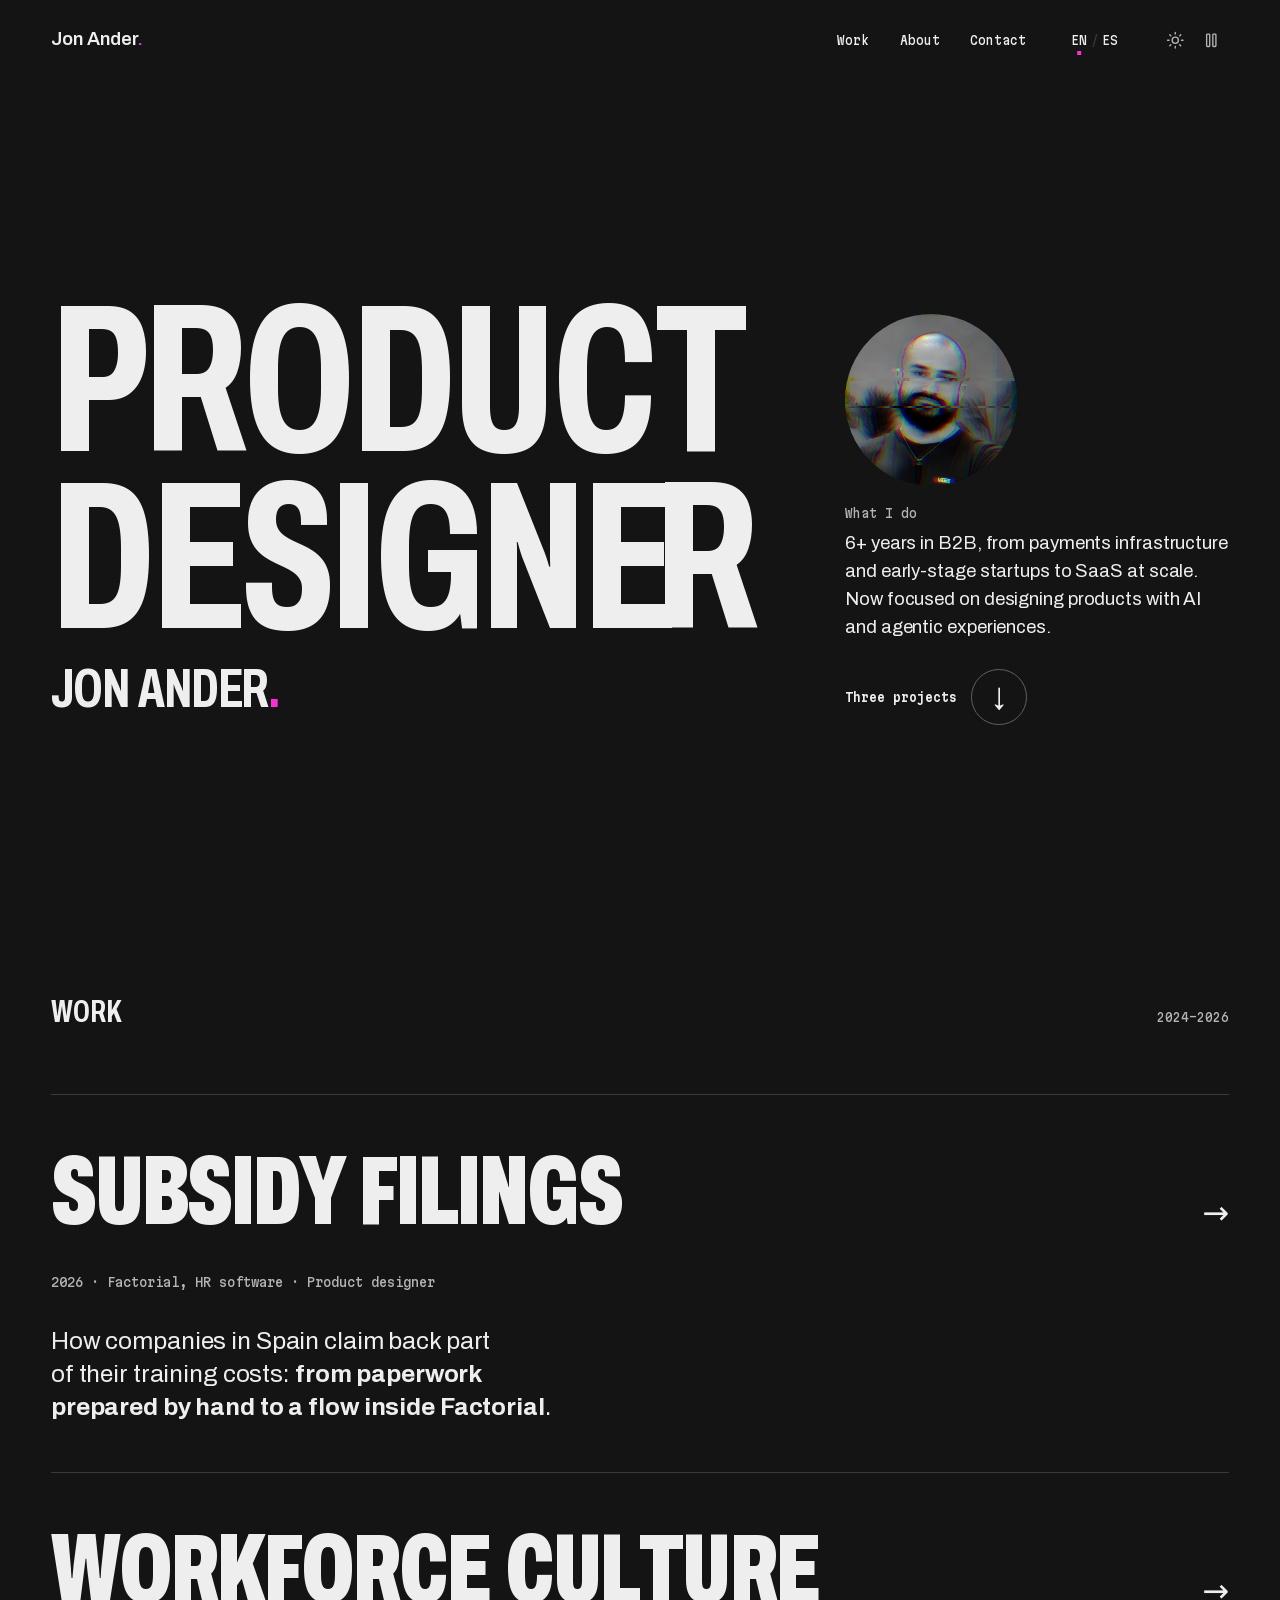
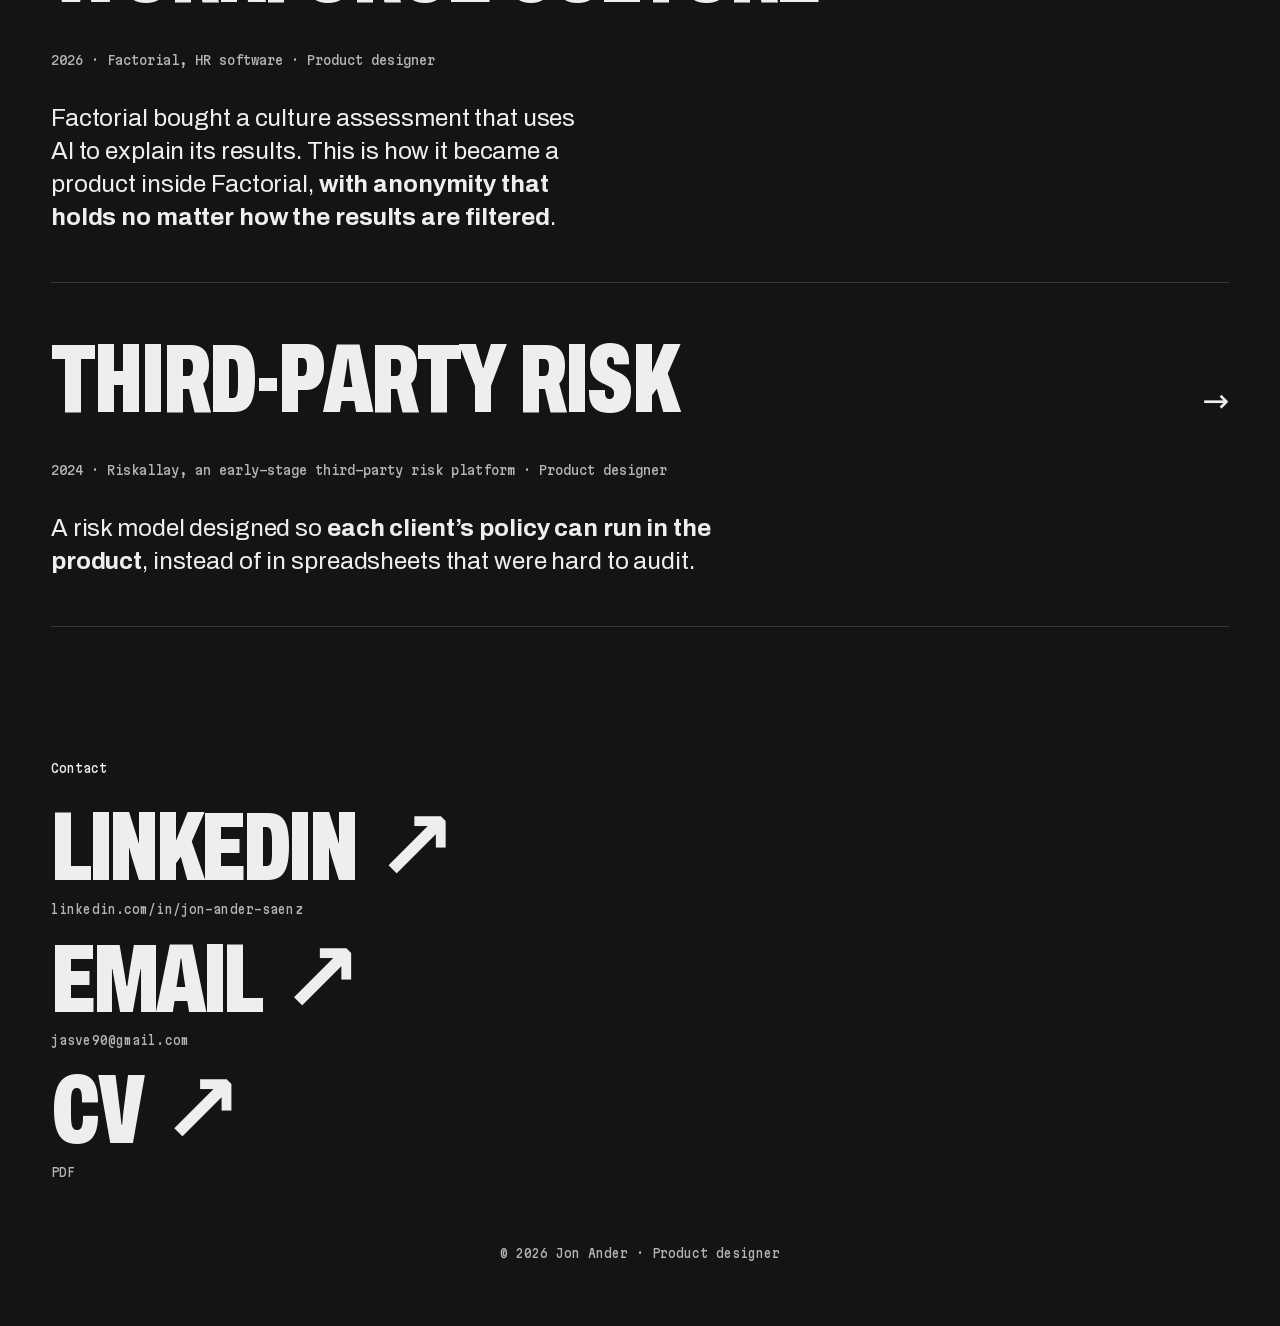
<file: index.html>
<!doctype html>
<html lang="en" data-theme="dark">
<head>
<meta charset="utf-8">
<meta name="viewport" content="width=device-width, initial-scale=1">
<title>Jon Ander · Product designer · B2B and AI products</title>
<meta name="description" content="Jon Ander, product designer with 6+ years in B2B software (payments, early-stage startups, HR software at Factorial), focused on AI and agent-driven products, and designing the same way: real-code prototypes with Claude Code, agents that test and review, and the team’s specs and tickets connected through MCP. Portfolio and case studies.">
<meta name="author" content="Jon Ander">
<link rel="canonical" href="https://jonanderdesign.github.io/">
<link rel="alternate" hreflang="en" href="https://jonanderdesign.github.io/">
<link rel="alternate" hreflang="es" href="https://jonanderdesign.github.io/es/">
<link rel="alternate" hreflang="x-default" href="https://jonanderdesign.github.io/">
<meta property="og:type" content="website">
<meta property="og:site_name" content="Jon Ander">
<meta property="og:title" content="Jon Ander · Product designer · B2B and AI products">
<meta property="og:description" content="Jon Ander, product designer with 6+ years in B2B software (payments, early-stage startups, HR software at Factorial), focused on AI and agent-driven products, and designing the same way: real-code prototypes with Claude Code, agents that test and review, and the team’s specs and tickets connected through MCP. Portfolio and case studies.">
<meta property="og:url" content="https://jonanderdesign.github.io/">
<meta property="og:image" content="https://jonanderdesign.github.io/img/og-home.webp">
<meta property="og:locale" content="en_GB">
<meta property="og:locale:alternate" content="es_ES">
<meta name="twitter:card" content="summary_large_image">
<meta name="theme-color" content="#141414">
<link rel="icon" href="data:image/svg+xml,%3Csvg xmlns='http://www.w3.org/2000/svg' viewBox='0 0 32 32'%3E%3Crect width='32' height='32' fill='%23141414'/%3E%3Ctext x='13' y='24' font-family='Arial,sans-serif' font-weight='700' font-size='21' text-anchor='middle' fill='%23eee'%3EJ%3C/text%3E%3Crect x='21' y='19' width='5' height='5' fill='%23ff2bd6'/%3E%3C/svg%3E">
<script>try{if(sessionStorage.getItem('arriveB')==='1')document.documentElement.dataset.arrived='blocks'}catch(e){}</script>
<link rel="preload" href="fonts/archivo-latin.woff2" as="font" type="font/woff2" crossorigin>
<link rel="preload" href="fonts/martian-mono-latin.woff2" as="font" type="font/woff2" crossorigin>
<link rel="stylesheet" href="css/site.css?v=202611191223">
<link rel="stylesheet" href="css/home.css?v=202611191223">
<script type="application/ld+json">{"@context": "https://schema.org", "@graph": [{"@type": "Person", "name": "Jon Ander", "jobTitle": "Product designer", "url": "https://jonanderdesign.github.io/", "sameAs": ["https://www.linkedin.com/in/jon-ander-saenz/"], "address": {"@type": "PostalAddress", "addressLocality": "Madrid", "addressCountry": "ES"}, "worksFor": {"@type": "Organization", "name": "Factorial"}, "knowsAbout": ["Product design", "B2B software", "HR software", "AI products", "Agentic workflows", "Prototyping in code", "Design systems"], "@id": "https://jonanderdesign.github.io/#person"}, {"@type": "WebSite", "url": "https://jonanderdesign.github.io/", "name": "Jon Ander · Product designer", "inLanguage": "en", "author": {"@id": "https://jonanderdesign.github.io/#person"}}]}</script>
</head>
<body id="top">
<div class="page">

<header class="top">
  <div class="center bar">
    <a class="brand strong" href="#">Jon Ander<span class="dot" aria-hidden="true">.</span></a>
    <div class="tools" id="sitemenu">
      <nav class="cluster" style="--c:var(--space-s)" aria-label="Main"><a class="nav-home" href="./#top">Home</a><a href="#work" id="nWork"><span class="gl gx" data-text="Work">Work</span></a><a href="about.html" data-nav><span class="gl gx" data-text="About">About</span></a><a href="#contact" id="nContact"><span class="gl gx" data-text="Contact">Contact</span></a></nav>
      <div class="lang" role="group" aria-label="Language"><span aria-current="true" lang="en">EN</span><span class="sep" aria-hidden="true">/</span><a href="es/" lang="es" hreflang="es" title="Versión en español">ES</a></div>
      <div class="cluster" style="--c:var(--space-3xs)">
      <button class="ib" id="themeBtn" type="button"></button>
      <button class="ib" id="fxBtn" type="button"></button>
      </div>
    <button class="menu-btn ib" id="menuBtn" type="button" aria-expanded="false" aria-controls="sitemenu" aria-label="Open menu"><svg viewBox="0 0 24 24" aria-hidden="true"><path d="M4 7h16"/><path d="M4 12h16"/><path d="M4 17h16"/></svg><svg class="x" viewBox="0 0 24 24" aria-hidden="true"><path d="M6 6l12 12"/><path d="M18 6L6 18"/></svg></button></div>
  </div>
</header>

<main>
<section class="intro center stack" style="--s:var(--space-m-l)" aria-label="Intro">
  <h1 class="names" id="names">
    <span class="line"><span class="gl gx display nw cutx" id="rl" data-text="Product">Product</span></span>
    <span class="line"><span class="gl gx display nw cutx" id="rl2" data-text="designer">designer</span></span>
    <span class="line sign"><span class="gl gx nw display" id="nm" data-text="Jon Ander.">Jon Ander.</span></span>
  </h1>
  <div class="bottom">
    <div class="sidebar band" style="--side:var(--photo);--min:65%;--g:var(--space-m-l)"><div class="side"><canvas class="photo" id="pcv" aria-hidden="true"></canvas></div><div class="main stack" style="--s:var(--space-2xs)"><span class="label">What I do</span><p class="statement">6+ years in B2B, from payments infrastructure and early-stage startups to SaaS at scale. Now focused on designing products with AI and agentic&nbsp;experiences.</p></div></div>
    <a class="cue" href="#work" aria-label="Go to work: three projects"><span class="cue-t"><b>Three projects</b></span><span class="arr" aria-hidden="true"><i>↓</i></span></a>
  </div>
</section>
<section class="work center stack" id="work" style="--s:var(--space-s)" aria-labelledby="h-work">
  <div class="work-head"><h2 id="h-work" class="display wk"><span class="gl gx" data-text="Work">Work</span></h2><span class="label">2024–2026</span></div>

  <div class="rows">
    <a class="proj prow" href="work/subsidy-filings/" data-slug="subsidy-filings" aria-labelledby="t-fundae" aria-describedby="s-fundae">
      <div class="phead"><h3 class="display ptitle" id="t-fundae"><span class="gl gx cutx" data-text="Subsidy Filings">Subsidy Filings</span></h3><span class="parr" aria-hidden="true">→</span></div>
      <p class="pmeta"><span class="nb">2026</span> <span class="nb">· Factorial, HR software</span> <span class="nb">· Product designer</span></p>
      <p class="pstory lead" id="s-fundae">How companies in Spain claim back part of their training costs: <b>from paperwork prepared by hand to a flow inside Factorial</b>.</p>
      <div class="pmore"><div class="pin">
        <div class="sidebar" style="--side:24rem;--min:55%;--g:var(--space-l-2xl)">
          <div class="side stack" style="--s:var(--space-s)">
            <span class="go">View project <i aria-hidden="true">→</i></span>
          </div>
          <div class="main"><div class="win"><img class="scr-img" src="img/home/fundae-810.webp" srcset="img/home/fundae-810.webp 810w, img/home/fundae-1620.webp 1620w" sizes="(min-width: 90rem) 810px, 55vw" width="810" height="281" alt="" aria-hidden="true"></div></div>
        </div>
      </div></div>
    </a>
    <a class="proj prow" href="work/workforce-culture/" data-slug="workforce-culture" aria-labelledby="t-talent-assessments" aria-describedby="s-talent-assessments">
      <div class="phead"><h3 class="display ptitle" id="t-talent-assessments"><span class="gl gx cutx" data-text="Workforce Culture">Workforce Culture</span></h3><span class="parr" aria-hidden="true">→</span></div>
      <p class="pmeta"><span class="nb">2026</span> <span class="nb">· Factorial, HR software</span> <span class="nb">· Product designer</span></p>
      <p class="pstory lead" id="s-talent-assessments">Factorial bought a culture assessment that uses AI to explain its results. This is how it became a product inside Factorial, <b>with anonymity that holds no matter how the results are filtered</b>.</p>
      <div class="pmore"><div class="pin">
        <div class="sidebar" style="--side:24rem;--min:55%;--g:var(--space-l-2xl)">
          <div class="side stack" style="--s:var(--space-s)">
            <span class="go">View project <i aria-hidden="true">→</i></span>
          </div>
          <div class="main"><div class="win"><img class="scr-img" src="img/home/wc-810.webp" srcset="img/home/wc-810.webp 810w, img/home/wc-1620.webp 1620w" sizes="(min-width: 90rem) 810px, 55vw" width="810" height="281" alt="" aria-hidden="true"></div></div>
        </div>
      </div></div>
    </a>
    <a class="proj prow" href="work/third-party-risk/" data-slug="third-party-risk" aria-labelledby="t-inherent-risk" aria-describedby="s-inherent-risk">
      <div class="phead"><h3 class="display ptitle" id="t-inherent-risk"><span class="gl gx cutx" data-text="Third-Party Risk">Third-Party Risk</span></h3><span class="parr" aria-hidden="true">→</span></div>
      <p class="pmeta"><span class="nb">2024</span> <span class="nb">· Riskallay, an early-stage third-party risk platform</span> <span class="nb">· Product designer</span></p>
      <p class="pstory lead" id="s-inherent-risk">A risk model designed so <b>each client’s policy can run in the product</b>, instead of in spreadsheets that were hard to audit.</p>
      <div class="pmore"><div class="pin">
        <div class="sidebar" style="--side:24rem;--min:55%;--g:var(--space-l-2xl)">
          <div class="side stack" style="--s:var(--space-s)">
            <span class="go">View project <i aria-hidden="true">→</i></span>
          </div>
          <div class="main"><div class="win"><img class="scr-img" src="img/home/tpr-810.webp" srcset="img/home/tpr-810.webp 810w, img/home/tpr-1620.webp 1620w" sizes="(min-width: 90rem) 810px, 55vw" width="810" height="281" alt="" aria-hidden="true"></div></div>
        </div>
      </div></div>
    </a>
  </div>

</section>
</main>
<footer class="contact center stack" id="contact" style="--s:var(--space-m)">
  <p class="label strong">Contact</p>
  <div class="cluster" style="--c:var(--space-xs) var(--space-xl)">
    <a class="big display t6" href="https://www.linkedin.com/in/jon-ander-saenz/" target="_blank" rel="noopener"><span class="gl gx" data-text="LinkedIn">LinkedIn</span> <span class="arr">↗</span><span class="addr">linkedin.com/in/jon-ander-saenz</span></a>
    <a class="big display t6" href="mailto:jasve90@gmail.com"><span class="gl gx" data-text="Email">Email</span> <span>↗</span><span class="addr">jasve90@gmail.com</span></a>
    <a class="big display t6" href="Jon-Ander-Saenz-Vega-CV.pdf" target="_blank" rel="noopener"><span class="gl gx" data-text="CV">CV</span> <span>↗</span><span class="addr">PDF</span></a>
  </div>
  <div class="foot label"><span>© 2026 Jon Ander · Product designer</span></div>
</footer>
</div>
<div class="case inv case-page" id="case" role="dialog" aria-modal="true" aria-label="Project" hidden>
  <main id="cmain"></main>
</div>

<svg width="0" height="0" style="position:absolute" aria-hidden="true">
  <filter id="goo" x="-50%" y="-50%" width="200%" height="200%">
    <feTurbulence id="gt" type="fractalNoise" baseFrequency="0.018" numOctaves="2" seed="4"/>
    <feDisplacementMap in="SourceGraphic" scale="90" xChannelSelector="R" yChannelSelector="G"/>
  </filter>
</svg>
<script src="js/site.js?v=202611191223"></script>
<script src="js/home.js?v=202611191223"></script>
</body>
</html>
</file>
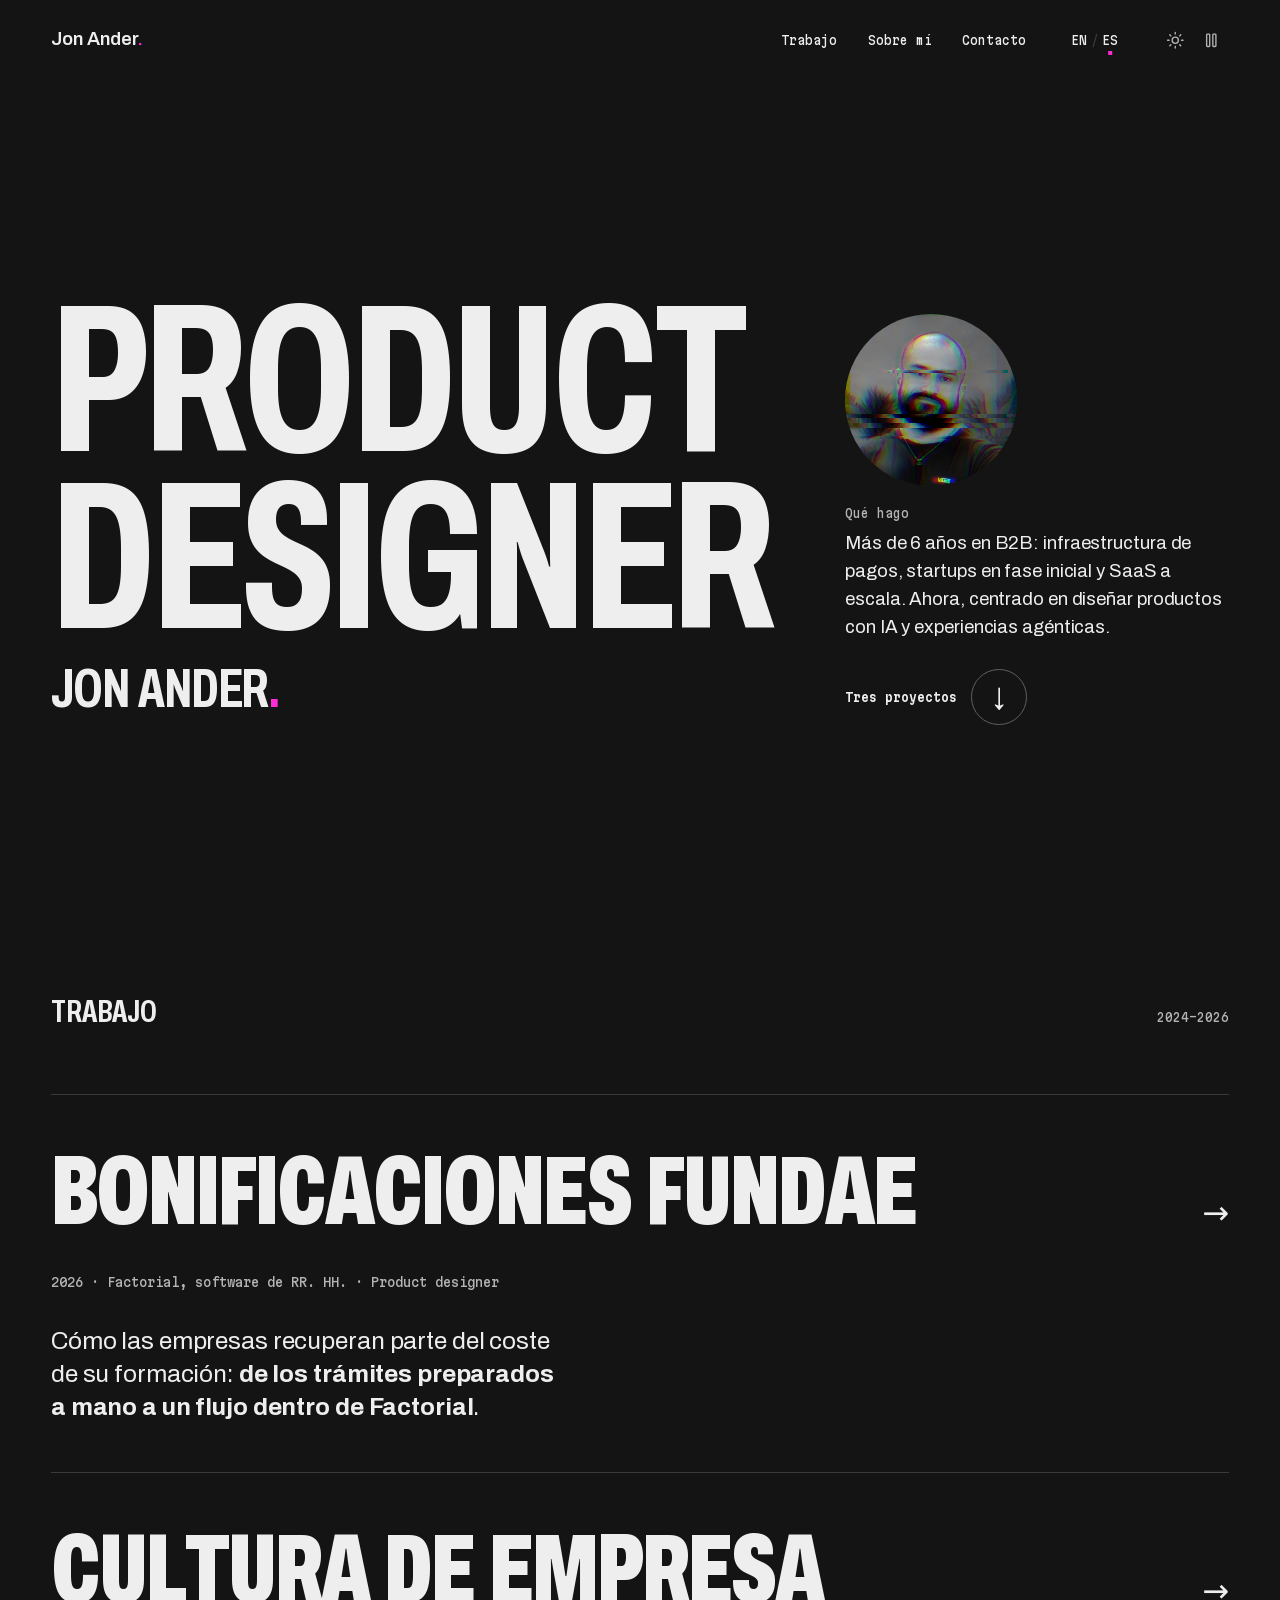
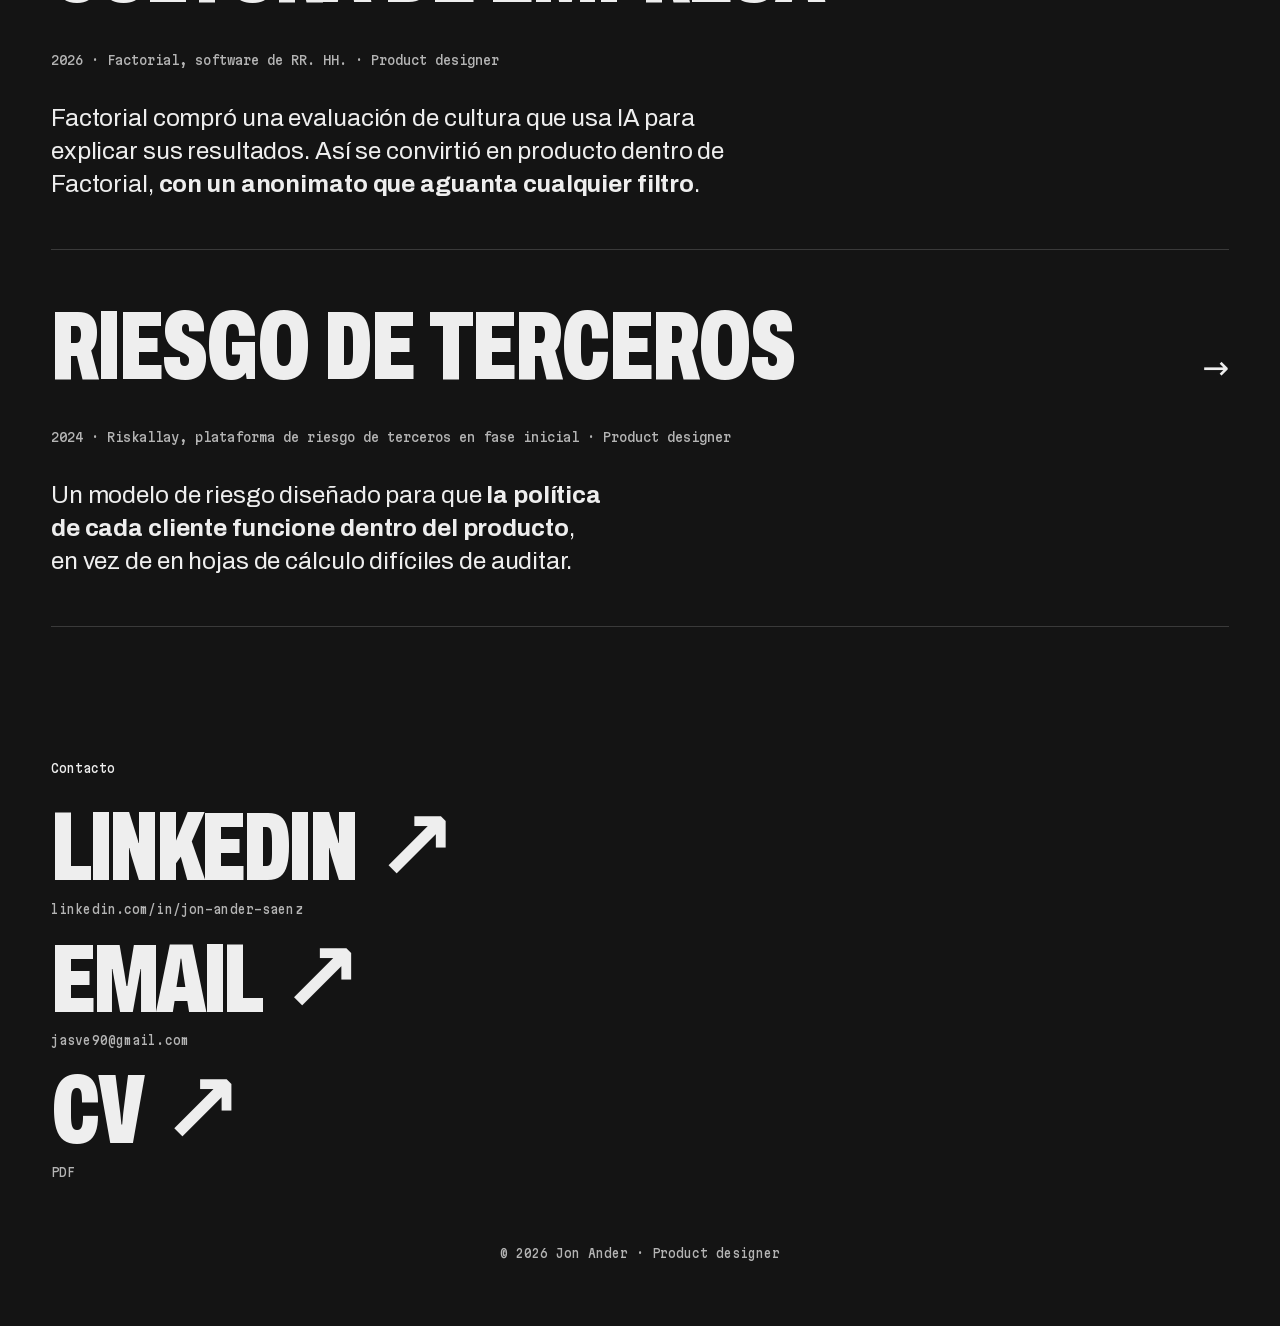
<file: es/index.html>
<!doctype html>
<html lang="es" data-theme="dark">
<head>
<meta charset="utf-8">
<meta name="viewport" content="width=device-width, initial-scale=1">
<title>Jon Ander · Product designer · Productos B2B y de IA</title>
<meta name="description" content="Jon Ander, product designer con más de 6 años en B2B: infraestructura de pagos, startups en fase inicial y SaaS a escala. Centrado en diseñar productos con IA y experiencias agénticas. Portfolio y casos.">
<meta name="author" content="Jon Ander">
<link rel="canonical" href="https://jonanderdesign.github.io/es/">
<link rel="alternate" hreflang="en" href="https://jonanderdesign.github.io/">
<link rel="alternate" hreflang="es" href="https://jonanderdesign.github.io/es/">
<link rel="alternate" hreflang="x-default" href="https://jonanderdesign.github.io/">
<meta property="og:type" content="website">
<meta property="og:site_name" content="Jon Ander">
<meta property="og:title" content="Jon Ander · Product designer · Productos B2B y de IA">
<meta property="og:description" content="Jon Ander, product designer con más de 6 años en B2B: infraestructura de pagos, startups en fase inicial y SaaS a escala. Centrado en diseñar productos con IA y experiencias agénticas. Portfolio y casos.">
<meta property="og:url" content="https://jonanderdesign.github.io/es/">
<meta property="og:image" content="https://jonanderdesign.github.io/img/og-home.png">
<meta property="og:locale" content="es_ES">
<meta property="og:locale:alternate" content="en_GB">
<meta name="twitter:card" content="summary_large_image">
<meta name="theme-color" content="#141414">
<link rel="icon" href="data:image/svg+xml,%3Csvg xmlns='http://www.w3.org/2000/svg' viewBox='0 0 32 32'%3E%3Crect width='32' height='32' fill='%23141414'/%3E%3Ctext x='13' y='24' font-family='Arial,sans-serif' font-weight='700' font-size='21' text-anchor='middle' fill='%23eee'%3EJ%3C/text%3E%3Crect x='21' y='19' width='5' height='5' fill='%23ff2bd6'/%3E%3C/svg%3E">
<script>try{if(sessionStorage.getItem('arriveB')==='1')document.documentElement.dataset.arrived='blocks'}catch(e){}</script>
<link rel="preload" href="../fonts/archivo-latin.woff2" as="font" type="font/woff2" crossorigin>
<link rel="preload" href="../fonts/martian-mono-latin.woff2" as="font" type="font/woff2" crossorigin>
<link rel="stylesheet" href="../css/site.css?v=202611191223">
<link rel="stylesheet" href="../css/home.css?v=202611191223">
<script type="application/ld+json">{"@context": "https://schema.org", "@graph": [{"@type": "Person", "name": "Jon Ander", "jobTitle": "Product designer", "url": "https://jonanderdesign.github.io/", "sameAs": ["https://www.linkedin.com/in/jon-ander-saenz/"], "address": {"@type": "PostalAddress", "addressLocality": "Madrid", "addressCountry": "ES"}, "worksFor": {"@type": "Organization", "name": "Factorial"}, "knowsAbout": ["Product design", "B2B software", "HR software", "AI products", "Agentic workflows", "Prototyping in code", "Design systems"], "@id": "https://jonanderdesign.github.io/#person"}, {"@type": "WebSite", "url": "https://jonanderdesign.github.io/", "name": "Jon Ander · Product designer", "inLanguage": "es", "author": {"@id": "https://jonanderdesign.github.io/#person"}}]}</script>
</head>
<body id="top">
<div class="page">

<header class="top">
  <div class="center bar">
    <a class="brand strong" href="#">Jon Ander<span class="dot" aria-hidden="true">.</span></a>
    <div class="tools" id="sitemenu">
      <nav class="cluster" style="--c:var(--space-s)" aria-label="Principal"><a class="nav-home" href="./#top">Inicio</a><a href="#work" id="nWork"><span class="gl gx" data-text="Trabajo">Trabajo</span></a><a href="about.html" data-nav><span class="gl gx" data-text="Sobre mí">Sobre mí</span></a><a href="#contact" id="nContact"><span class="gl gx" data-text="Contacto">Contacto</span></a></nav>
      <div class="lang" role="group" aria-label="Idioma"><a href="../" lang="en" hreflang="en" title="English version">EN</a><span class="sep" aria-hidden="true">/</span><span aria-current="true" lang="es">ES</span></div>
      <div class="cluster" style="--c:var(--space-3xs)">
      <button class="ib" id="themeBtn" type="button"></button>
      <button class="ib" id="fxBtn" type="button"></button>
      </div>
    <button class="menu-btn ib" id="menuBtn" type="button" aria-expanded="false" aria-controls="sitemenu" aria-label="Abrir el menú"><svg viewBox="0 0 24 24" aria-hidden="true"><path d="M4 7h16"/><path d="M4 12h16"/><path d="M4 17h16"/></svg><svg class="x" viewBox="0 0 24 24" aria-hidden="true"><path d="M6 6l12 12"/><path d="M18 6L6 18"/></svg></button></div>
  </div>
</header>

<main>
<section class="intro center stack" style="--s:var(--space-m-l)" aria-label="Intro">
  <h1 class="names" id="names">
    <span class="line"><span class="gl gx display nw cutx" id="rl" data-text="Product">Product</span></span>
    <span class="line"><span class="gl gx display nw cutx" id="rl2" data-text="designer">designer</span></span>
    <span class="line sign"><span class="gl gx nw display" id="nm" data-text="Jon Ander.">Jon Ander.</span></span>
  </h1>
  <div class="bottom">
    <div class="sidebar band" style="--side:var(--photo);--min:65%;--g:var(--space-m-l)"><div class="side"><canvas class="photo" id="pcv" aria-hidden="true"></canvas></div><div class="main stack" style="--s:var(--space-2xs)"><span class="label">Qué hago</span><p class="statement">Más de 6 años en B2B: infraestructura de pagos, startups en fase inicial y SaaS a escala. Ahora, centrado en diseñar productos con IA y experiencias&nbsp;agénticas.</p></div></div>
    <a class="cue" href="#work" aria-label="Ir al trabajo: tres proyectos"><span class="cue-t"><b>Tres proyectos</b></span><span class="arr" aria-hidden="true"><i>↓</i></span></a>
  </div>
</section>
<section class="work center stack" id="work" style="--s:var(--space-s)" aria-labelledby="h-work">
  <div class="work-head"><h2 id="h-work" class="display wk"><span class="gl gx" data-text="Trabajo">Trabajo</span></h2><span class="label">2024–2026</span></div>

  <div class="rows">
    <a class="proj prow" href="work/subsidy-filings/" data-slug="subsidy-filings" aria-labelledby="t-fundae" aria-describedby="s-fundae">
      <div class="phead"><h3 class="display ptitle" id="t-fundae"><span class="gl gx cutx" data-text="Bonificaciones FUNDAE">Bonificaciones FUNDAE</span></h3><span class="parr" aria-hidden="true">→</span></div>
      <p class="pmeta"><span class="nb">2026</span> <span class="nb">· Factorial, software de RR.&nbsp;HH.</span> <span class="nb">· Product designer</span></p>
      <p class="pstory lead" id="s-fundae">Cómo las empresas recuperan parte del coste de su formación: <b>de los trámites preparados a mano a un flujo dentro de Factorial</b>.</p>
      <div class="pmore"><div class="pin">
        <div class="sidebar" style="--side:24rem;--min:55%;--g:var(--space-l-2xl)">
          <div class="side stack" style="--s:var(--space-s)">
            <span class="go">Ver proyecto <i aria-hidden="true">→</i></span>
          </div>
          <div class="main"><div class="win"><img class="scr-img" src="../img/home/fundae-810.webp" srcset="../img/home/fundae-810.webp 810w, ../img/home/fundae-1620.webp 1620w" sizes="(min-width: 90rem) 810px, 55vw" width="810" height="281" alt="" aria-hidden="true"></div></div>
        </div>
      </div></div>
    </a>
    <a class="proj prow" href="work/workforce-culture/" data-slug="workforce-culture" aria-labelledby="t-talent-assessments" aria-describedby="s-talent-assessments">
      <div class="phead"><h3 class="display ptitle" id="t-talent-assessments"><span class="gl gx cutx" data-text="Cultura de empresa">Cultura de empresa</span></h3><span class="parr" aria-hidden="true">→</span></div>
      <p class="pmeta"><span class="nb">2026</span> <span class="nb">· Factorial, software de RR.&nbsp;HH.</span> <span class="nb">· Product designer</span></p>
      <p class="pstory lead" id="s-talent-assessments">Factorial compró una evaluación de cultura que usa IA para explicar sus resultados. Así se convirtió en producto dentro de Factorial, <b>con un anonimato que aguanta cualquier filtro</b>.</p>
      <div class="pmore"><div class="pin">
        <div class="sidebar" style="--side:24rem;--min:55%;--g:var(--space-l-2xl)">
          <div class="side stack" style="--s:var(--space-s)">
            <span class="go">Ver proyecto <i aria-hidden="true">→</i></span>
          </div>
          <div class="main"><div class="win"><img class="scr-img" src="../img/home/wc-810.webp" srcset="../img/home/wc-810.webp 810w, ../img/home/wc-1620.webp 1620w" sizes="(min-width: 90rem) 810px, 55vw" width="810" height="281" alt="" aria-hidden="true"></div></div>
        </div>
      </div></div>
    </a>
    <a class="proj prow" href="work/third-party-risk/" data-slug="third-party-risk" aria-labelledby="t-inherent-risk" aria-describedby="s-inherent-risk">
      <div class="phead"><h3 class="display ptitle" id="t-inherent-risk"><span class="gl gx cutx" data-text="Riesgo de terceros">Riesgo de terceros</span></h3><span class="parr" aria-hidden="true">→</span></div>
      <p class="pmeta"><span class="nb">2024</span> <span class="nb">· Riskallay, plataforma de riesgo de terceros en fase inicial</span> <span class="nb">· Product designer</span></p>
      <p class="pstory lead" id="s-inherent-risk">Un modelo de riesgo diseñado para que <b>la política de cada cliente funcione dentro del producto</b>, en vez de en hojas de cálculo difíciles de auditar.</p>
      <div class="pmore"><div class="pin">
        <div class="sidebar" style="--side:24rem;--min:55%;--g:var(--space-l-2xl)">
          <div class="side stack" style="--s:var(--space-s)">
            <span class="go">Ver proyecto <i aria-hidden="true">→</i></span>
          </div>
          <div class="main"><div class="win"><img class="scr-img" src="../img/home/tpr-810.webp" srcset="../img/home/tpr-810.webp 810w, ../img/home/tpr-1620.webp 1620w" sizes="(min-width: 90rem) 810px, 55vw" width="810" height="281" alt="" aria-hidden="true"></div></div>
        </div>
      </div></div>
    </a>
  </div>

</section>
</main>
<footer class="contact center stack" id="contact" style="--s:var(--space-m)">
  <p class="label strong">Contacto</p>
  <div class="cluster" style="--c:var(--space-xs) var(--space-xl)">
    <a class="big display t6" href="https://www.linkedin.com/in/jon-ander-saenz/" target="_blank" rel="noopener"><span class="gl gx" data-text="LinkedIn">LinkedIn</span> <span class="arr">↗</span><span class="addr">linkedin.com/in/jon-ander-saenz</span></a>
    <a class="big display t6" href="mailto:jasve90@gmail.com"><span class="gl gx" data-text="Email">Email</span> <span>↗</span><span class="addr">jasve90@gmail.com</span></a>
    <a class="big display t6" href="../Jon-Ander-Saenz-Vega-CV.pdf" target="_blank" rel="noopener"><span class="gl gx" data-text="CV">CV</span> <span>↗</span><span class="addr">PDF</span></a>
  </div>
  <div class="foot label"><span>© 2026 Jon Ander · Product designer</span></div>
</footer>
</div>
<div class="case inv case-page" id="case" role="dialog" aria-modal="true" aria-label="Project" hidden>
  <main id="cmain"></main>
</div>

<svg width="0" height="0" style="position:absolute" aria-hidden="true">
  <filter id="goo" x="-50%" y="-50%" width="200%" height="200%">
    <feTurbulence id="gt" type="fractalNoise" baseFrequency="0.018" numOctaves="2" seed="4"/>
    <feDisplacementMap in="SourceGraphic" scale="90" xChannelSelector="R" yChannelSelector="G"/>
  </filter>
</svg>
<script src="../js/site.js?v=202611191223"></script>
<script src="../js/home.js?v=202611191223"></script>
</body>
</html>
</file>
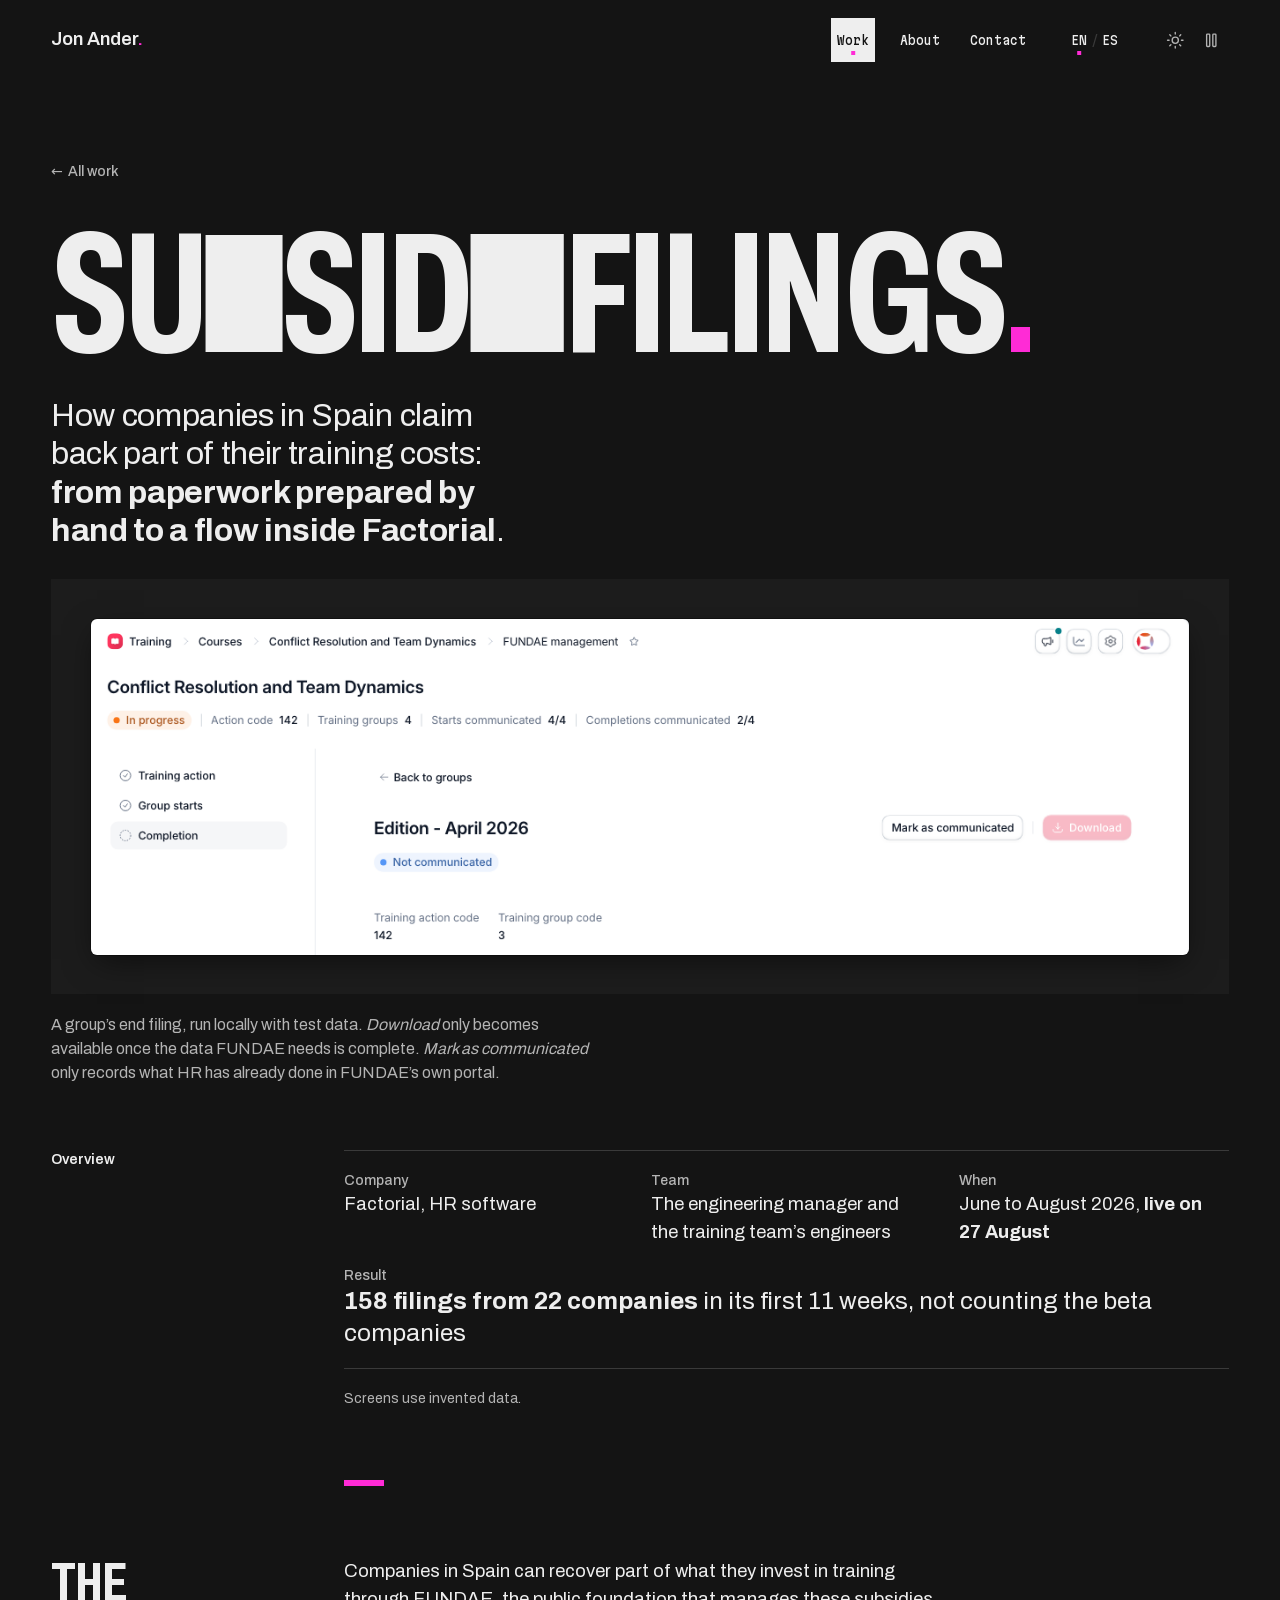
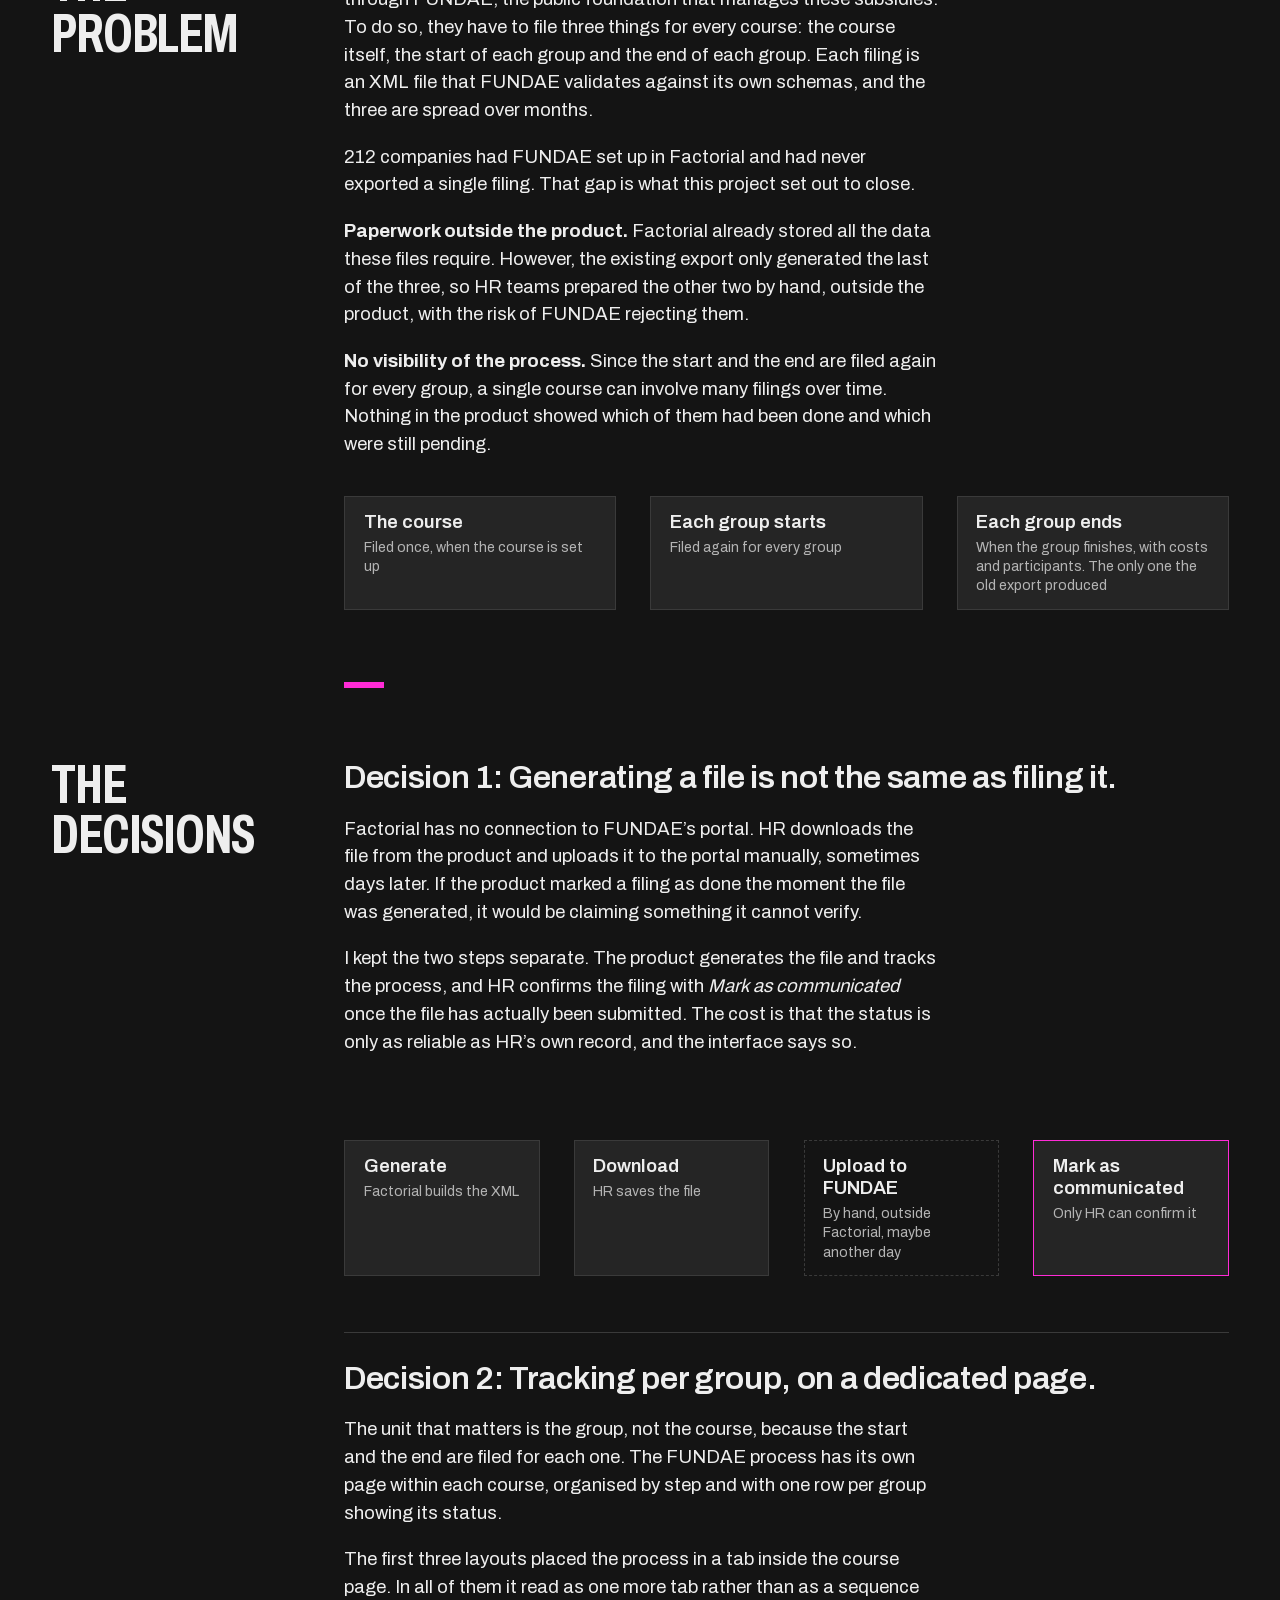
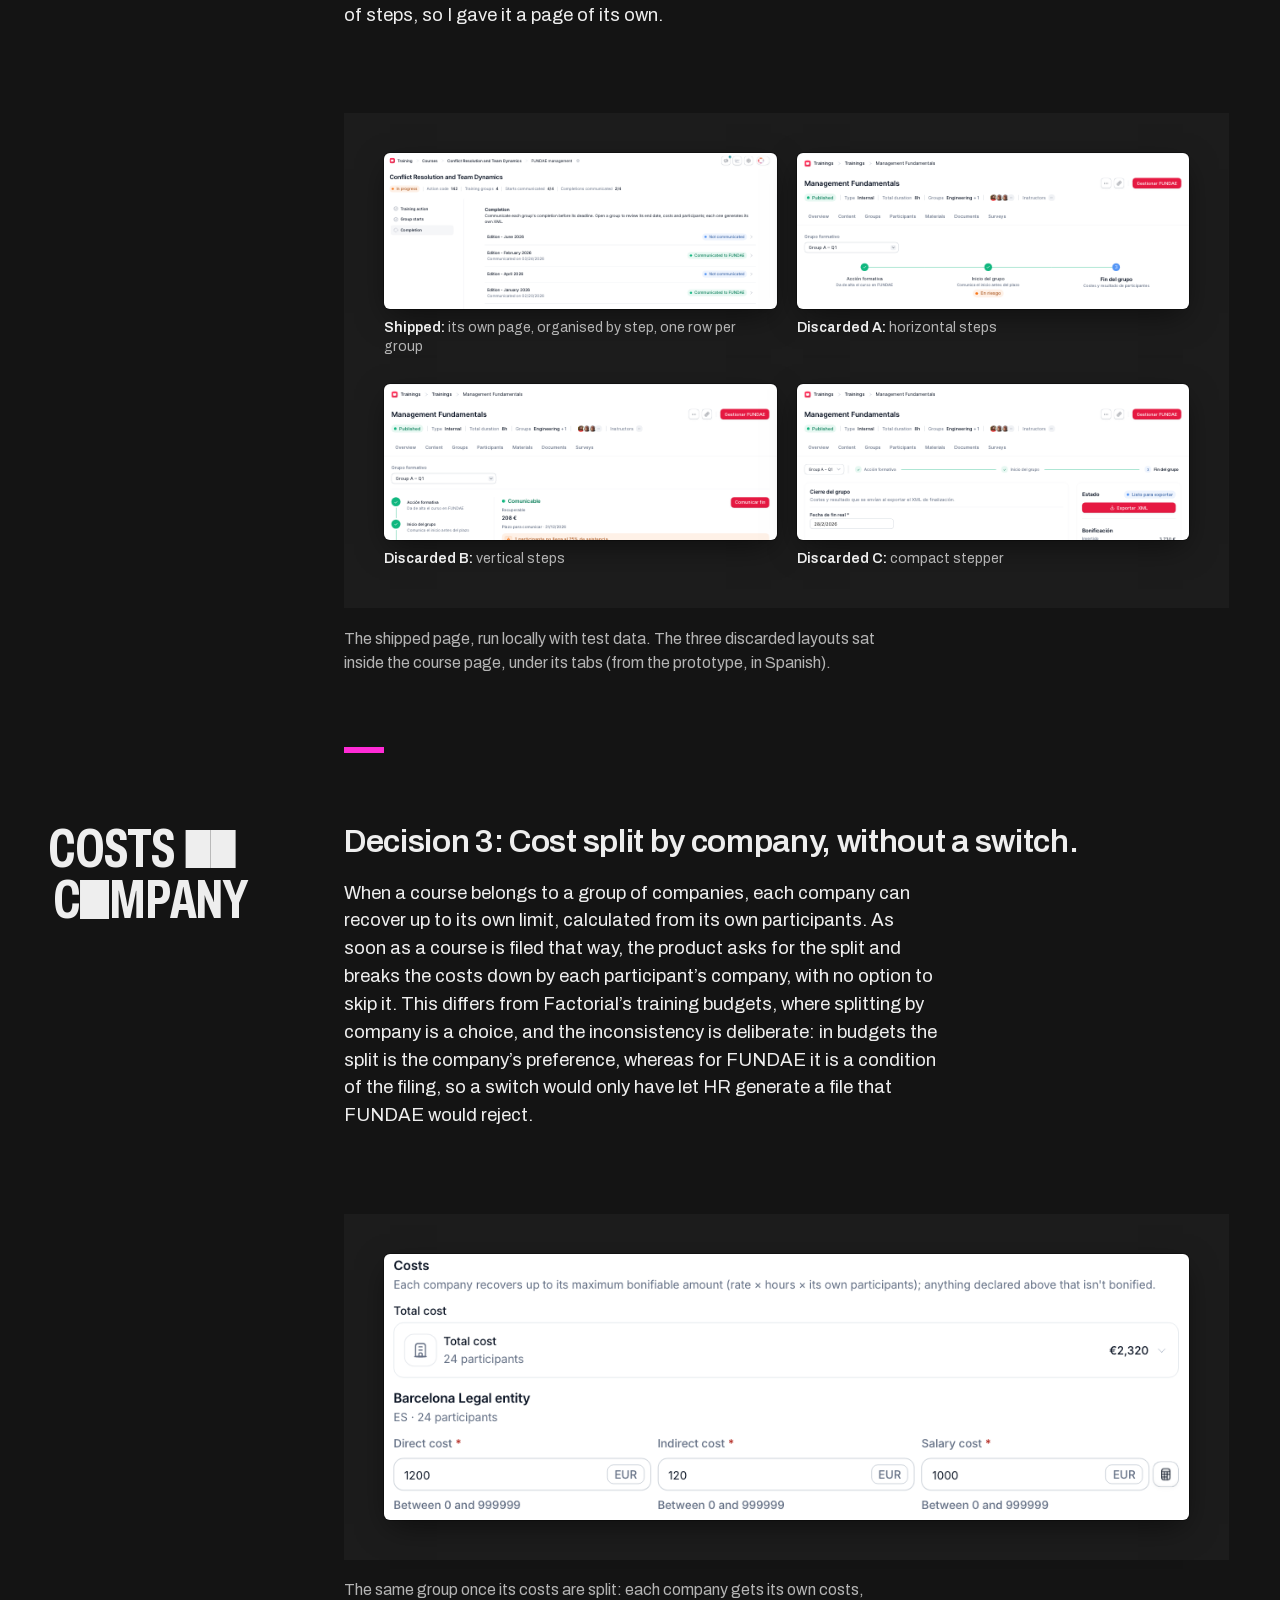
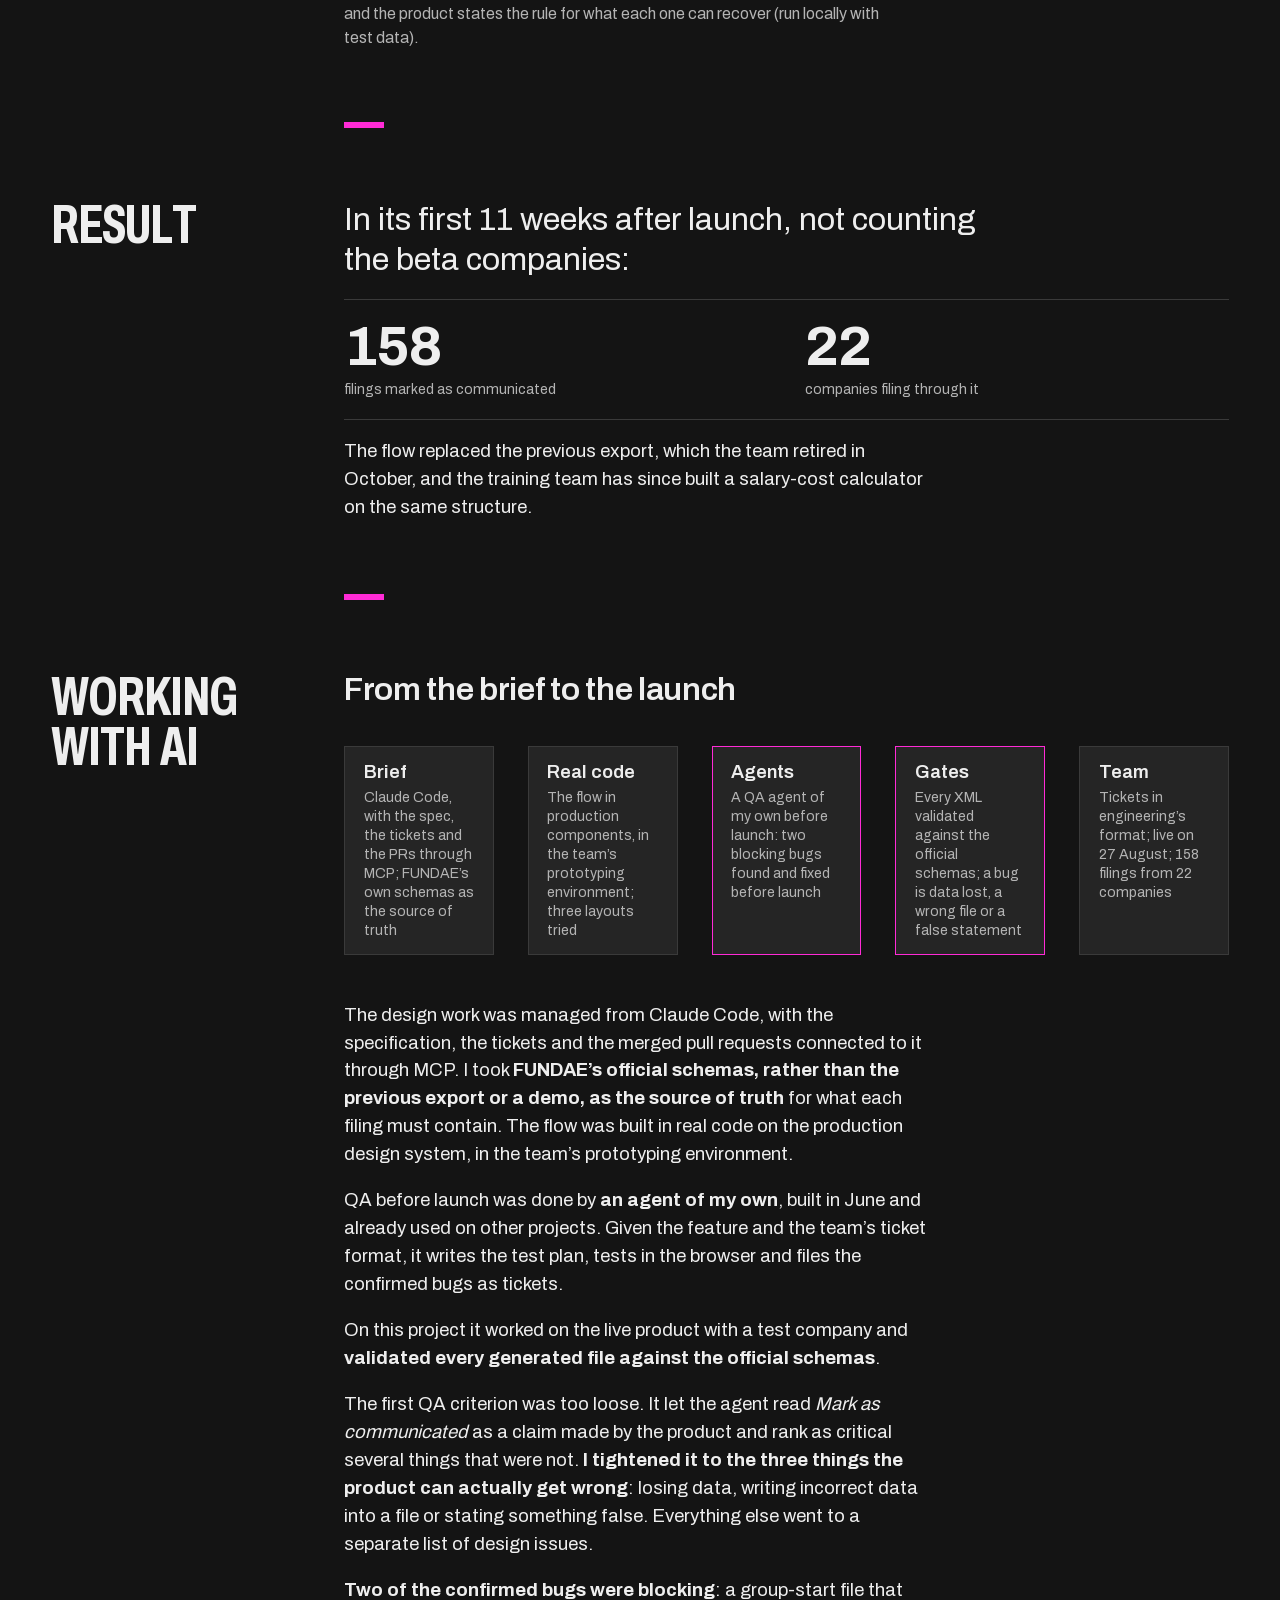
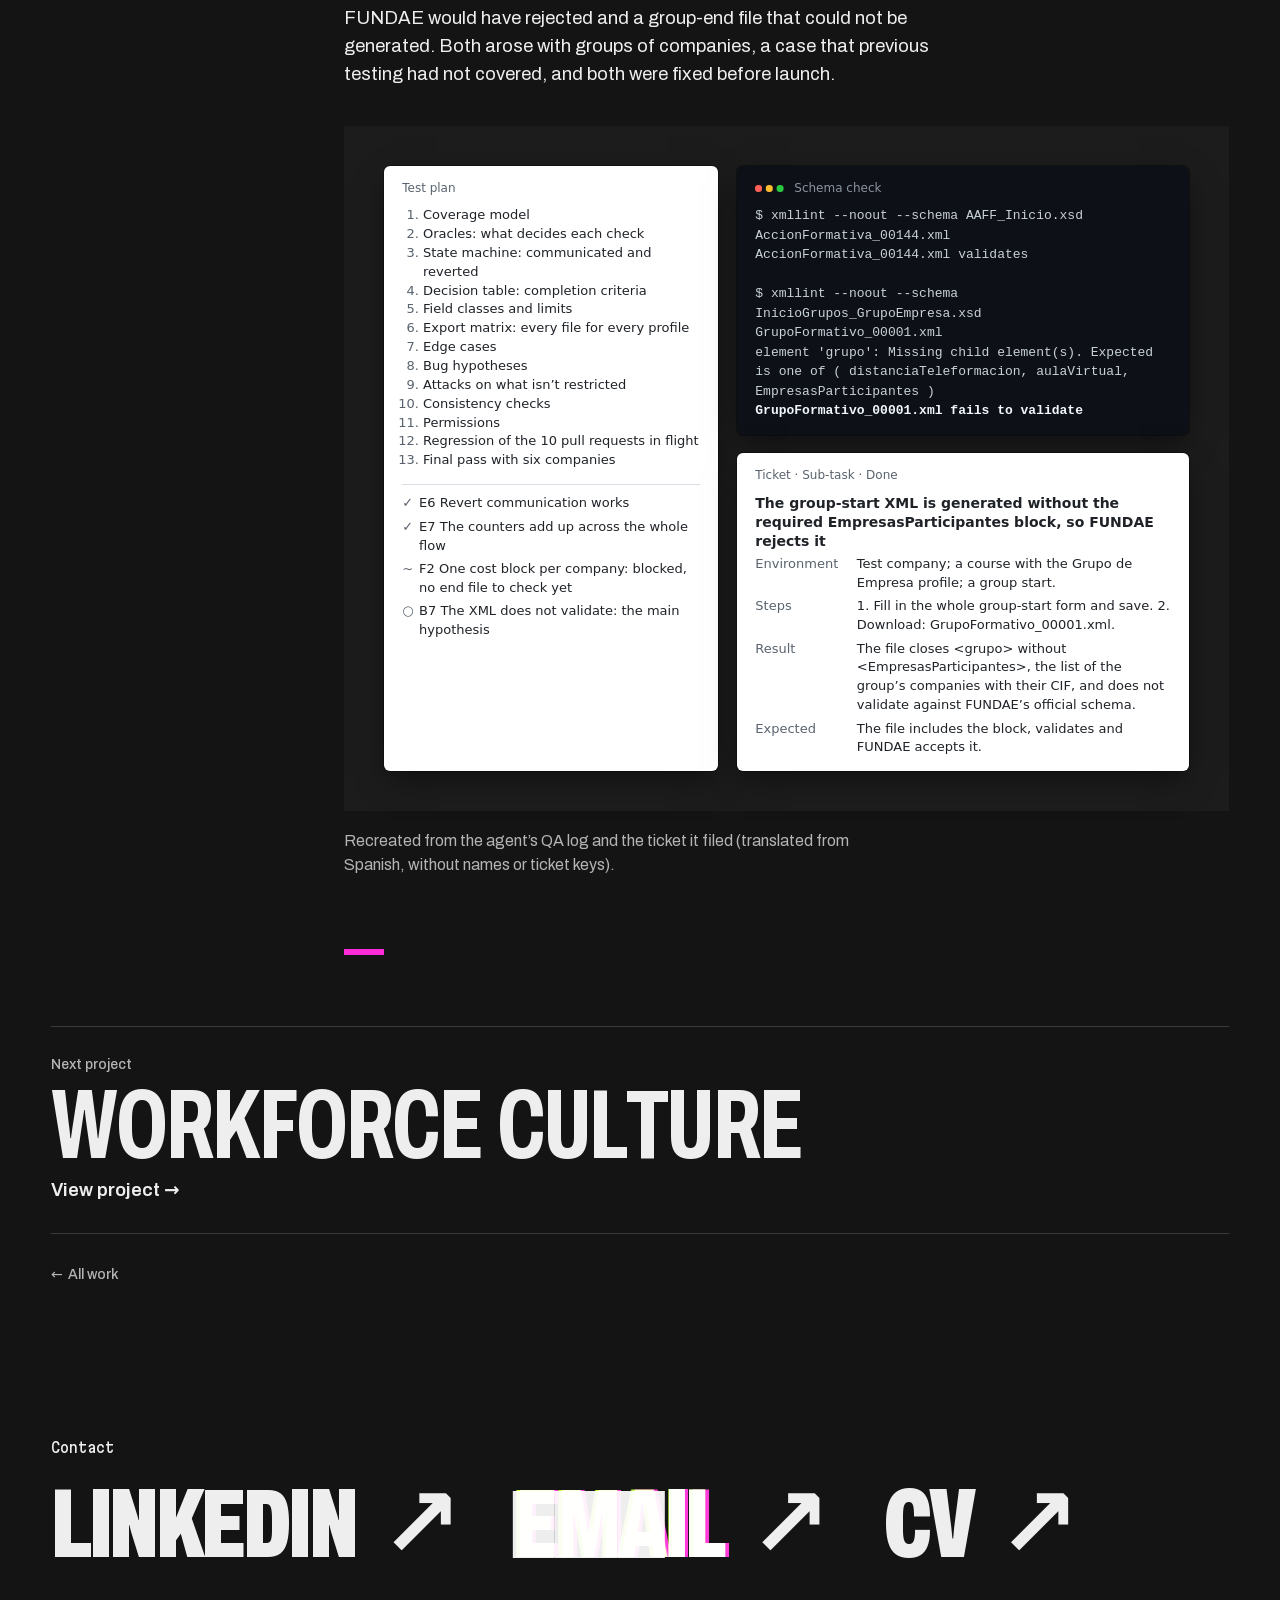
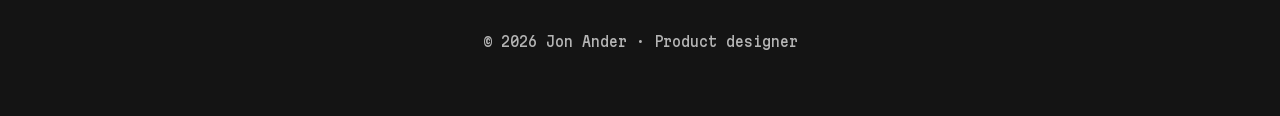
<file: work/subsidy-filings/index.html>
<!doctype html>
<html lang="en" data-theme="dark">
<head>
<meta charset="utf-8">
<meta name="viewport" content="width=device-width, initial-scale=1">
<title>Subsidy Filings (FUNDAE) · Product design case study · Jon Ander</title>
<meta name="description" content="Case study: designing FUNDAE subsidy filings inside Factorial, the HR software. From paperwork prepared by hand to a flow in the product: 158 filings from 22 companies in the first 11 weeks. QA with an AI agent before launch.">
<meta name="author" content="Jon Ander">
<link rel="canonical" href="https://jonanderdesign.github.io/work/subsidy-filings/">
<link rel="alternate" hreflang="en" href="https://jonanderdesign.github.io/work/subsidy-filings/">
<link rel="alternate" hreflang="es" href="https://jonanderdesign.github.io/es/work/subsidy-filings/">
<link rel="alternate" hreflang="x-default" href="https://jonanderdesign.github.io/work/subsidy-filings/">
<meta property="og:type" content="article">
<meta property="og:site_name" content="Jon Ander">
<meta property="og:title" content="Subsidy Filings (FUNDAE) · Product design case study · Jon Ander">
<meta property="og:description" content="Case study: designing FUNDAE subsidy filings inside Factorial, the HR software. From paperwork prepared by hand to a flow in the product: 158 filings from 22 companies in the first 11 weeks. QA with an AI agent before launch.">
<meta property="og:url" content="https://jonanderdesign.github.io/work/subsidy-filings/">
<meta property="og:image" content="https://jonanderdesign.github.io/img/fundae/hero-1246.webp">
<meta property="og:locale" content="en_GB">
<meta property="og:locale:alternate" content="es_ES">
<meta name="twitter:card" content="summary_large_image">
<meta name="theme-color" content="#141414">
<link rel="icon" href="data:image/svg+xml,%3Csvg xmlns='http://www.w3.org/2000/svg' viewBox='0 0 32 32'%3E%3Crect width='32' height='32' fill='%23141414'/%3E%3Ctext x='13' y='24' font-family='Arial,sans-serif' font-weight='700' font-size='21' text-anchor='middle' fill='%23eee'%3EJ%3C/text%3E%3Crect x='21' y='19' width='5' height='5' fill='%23ff2bd6'/%3E%3C/svg%3E">
<script>try{if(sessionStorage.getItem('arriveB')==='1')document.documentElement.dataset.arrived='blocks'}catch(e){}</script>
<link rel="preload" href="../../fonts/archivo-latin.woff2" as="font" type="font/woff2" crossorigin>
<link rel="preload" href="../../fonts/martian-mono-latin.woff2" as="font" type="font/woff2" crossorigin>
<link rel="stylesheet" href="../../css/site.css?v=202611191223">
<script type="application/ld+json">{"@context": "https://schema.org", "@type": "Article", "headline": "Subsidy Filings (FUNDAE)", "description": "Case study: designing FUNDAE subsidy filings inside Factorial, the HR software. From paperwork prepared by hand to a flow in the product: 158 filings from 22 companies in the first 11 weeks. QA with an AI agent before launch.", "inLanguage": "en", "url": "https://jonanderdesign.github.io/work/subsidy-filings/", "mainEntityOfPage": "https://jonanderdesign.github.io/work/subsidy-filings/", "image": "https://jonanderdesign.github.io/img/fundae/hero-1246.webp", "author": {"@type": "Person", "name": "Jon Ander", "jobTitle": "Product designer", "url": "https://jonanderdesign.github.io/", "sameAs": ["https://www.linkedin.com/in/jon-ander-saenz/"], "address": {"@type": "PostalAddress", "addressLocality": "Madrid", "addressCountry": "ES"}, "worksFor": {"@type": "Organization", "name": "Factorial"}, "knowsAbout": ["Product design", "B2B software", "HR software", "AI products", "Agentic workflows", "Prototyping in code", "Design systems"]}, "publisher": {"@type": "Person", "name": "Jon Ander", "jobTitle": "Product designer", "url": "https://jonanderdesign.github.io/", "sameAs": ["https://www.linkedin.com/in/jon-ander-saenz/"], "address": {"@type": "PostalAddress", "addressLocality": "Madrid", "addressCountry": "ES"}, "worksFor": {"@type": "Organization", "name": "Factorial"}, "knowsAbout": ["Product design", "B2B software", "HR software", "AI products", "Agentic workflows", "Prototyping in code", "Design systems"]}}</script>
</head>
<body>
<div class="page inv case-page">

<header class="top">
  <div class="center bar">
    <a class="brand strong" href="../../#top">Jon Ander<span class="dot" aria-hidden="true">.</span></a>
    <div class="tools" id="sitemenu">
      <nav class="cluster" style="--c:var(--space-s)" aria-label="Main"><a class="nav-home" href="../../#top">Home</a><a class="nav-work" href="../../#work" data-nav aria-current="true">Work</a><a href="../../about.html" data-nav>About</a><a href="#contact">Contact</a></nav>
      <div class="lang" role="group" aria-label="Language"><span aria-current="true" lang="en">EN</span><span class="sep" aria-hidden="true">/</span><a href="../../es/work/subsidy-filings/" lang="es" hreflang="es" title="Versión en español">ES</a></div>
      <div class="cluster" style="--c:var(--space-3xs)">
      <button class="ib" id="themeBtn" type="button"></button>
      <button class="ib" id="fxBtn" type="button"></button>
      </div>
    <button class="menu-btn ib" id="menuBtn" type="button" aria-expanded="false" aria-controls="sitemenu" aria-label="Open menu"><svg viewBox="0 0 24 24" aria-hidden="true"><path d="M4 7h16"/><path d="M4 12h16"/><path d="M4 17h16"/></svg><svg class="x" viewBox="0 0 24 24" aria-hidden="true"><path d="M6 6l12 12"/><path d="M18 6L6 18"/></svg></button></div>
  </div>
</header>

<main>
  <header class="chead center stack" style="--s:var(--space-m)">
    <a class="label back" href="../../#work" data-nav><i aria-hidden="true">←</i> All work</a>
    <h1 class="display ctitle"><span class="gl gx" data-text="Subsidy Filings." data-land>Subsidy Filings<span class="dot" aria-hidden="true">.</span></span></h1>
    <div class="sidebar hero hero-wide" style="--side:20rem;--min:100%;--g:var(--space-m) var(--space-l)">
      <p class="side statement cstory">How companies in Spain claim back part of their training costs: <b>from paperwork prepared by hand to a flow inside Factorial</b>.</p>
      <figure class="main fig"><div class="plate"><a class="zoom" href="../../img/fundae/hero-2784.webp" data-zoom="../../img/fundae/hero-1392.webp 1x, ../../img/fundae/hero-2784.webp 2x" data-w="1392"><img src="../../img/fundae/hero-1246.webp" srcset="../../img/fundae/hero-1246.webp 1246w, ../../img/fundae/hero-2492.webp 2492w" sizes="(min-width: 90rem) 1246px, calc(100vw - 6rem)" width="1246" height="381" alt="A group’s end filing in Factorial: status Not communicated, the button Mark as communicated, and Download greyed out."></a></div><figcaption>A group’s end filing, run locally with test data. <i>Download</i> only becomes available once the data FUNDAE needs is complete. <i>Mark as communicated</i> only records what HR has already done in FUNDAE’s own portal.</figcaption></figure>
    </div>
    <div class="sidebar overview" style="--side:16rem;--min:55%;--g:var(--space-s) var(--space-l)">
      <p class="side label strong">Overview</p>
      <div class="main stack" style="--s:var(--space-s)">
        <dl class="facts">
      <div><dt>Company</dt><dd>Factorial, HR software</dd></div>
      <div><dt>Team</dt><dd>The engineering manager and the training team’s engineers</dd></div>
      <div><dt>When</dt><dd>June to August 2026, <b>live on 27&nbsp;August</b></dd></div>
      <div class="wide"><dt>Result</dt><dd><b>158 filings from 22 companies</b> in its first 11 weeks, not counting the beta companies</dd></div>
    </dl>
        <p class="nda">Screens use invented data.</p>
      </div>
    </div>
  </header>

  <section class="csec center sidebar" style="--side:16rem;--min:55%;--g:var(--space-s) var(--space-l)" aria-labelledby="h-context">
    <h2 id="h-context" class="side display chap">The problem</h2>
    <div class="main stack" style="--s:var(--space-s)">
      <div class="ctext">
      <p>Companies in Spain can recover part of what they invest in training through FUNDAE, the public foundation that manages these subsidies. To do so, they have to file three things for every course: the course itself, the start of each group and the end of each group. Each filing is an XML file that FUNDAE validates against its own schemas, and the three are spread over months.</p>
      <p>212 companies had FUNDAE set up in Factorial and had never exported a single filing. That gap is what this project set out to close.</p>
      <p class="ctext"><b>Paperwork outside the product.</b> Factorial already stored all the data these files require. However, the existing export only generated the last of the three, so HR teams prepared the other two by hand, outside the product, with the risk of FUNDAE rejecting them.</p>
      <p class="ctext"><b>No visibility of the process.</b> Since the start and the end are filed again for every group, a single course can involve many filings over time. Nothing in the product showed which of them had been done and which were still pending.</p>
    </div>
    <ol class="flow viz" aria-label="The three filings of a subsidised course" style="margin-block-start:var(--space-s)">
      <li><b>The course</b><span>Filed once, when the course is set up</span></li>
      <li class="arr" aria-hidden="true">→</li>
      <li><b>Each group starts</b><span>Filed again for every group</span></li>
      <li class="arr" aria-hidden="true">→</li>
      <li><b>Each group ends</b><span>When the group finishes, with costs and participants. The only one the old export produced</span></li>
    </ol></div>
  </section>

  <section class="csec center sidebar" style="--side:16rem;--min:55%;--g:var(--space-s) var(--space-l)" aria-labelledby="h-turn">
    <h2 id="h-turn" class="side display chap">The decisions</h2>
    <div class="main stack" style="--s:var(--space-m)">
      <article class="dec stack" style="--s:var(--space-s)">
        <h3>Decision 1: Generating a file is not the same as filing it.</h3>
        <p class="ctext">Factorial has no connection to FUNDAE’s portal. HR downloads the file from the product and uploads it to the portal manually, sometimes days later. If the product marked a filing as done the moment the file was generated, it would be claiming something it cannot verify.</p>
        <p class="ctext">I kept the two steps separate. The product generates the file and tracks the process, and HR confirms the filing with <i>Mark as communicated</i> once the file has actually been submitted. The cost is that the status is only as reliable as HR’s own record, and the interface says so.</p>
      </article>
      <ol class="flow viz" style="margin-block:var(--space-s) var(--space-m)" aria-label="From generating the file to filing it">
        <li><b>Generate</b><span>Factorial builds the XML</span></li>
        <li class="arr" aria-hidden="true">→</li>
        <li><b>Download</b><span>HR saves the file</span></li>
        <li class="arr" aria-hidden="true">→</li>
        <li class="out"><b>Upload to FUNDAE</b><span>By hand, outside Factorial, maybe another day</span></li>
        <li class="arr" aria-hidden="true">→</li>
        <li class="key"><b>Mark as communicated</b><span>Only HR can confirm it</span></li>
      </ol>
      <article class="dec stack" style="--s:var(--space-s)">
        <h3>Decision 2: Tracking per group, on a dedicated page.</h3>
        <p class="ctext">The unit that matters is the group, not the course, because the start and the end are filed for each one. The FUNDAE process has its own page within each course, organised by step and with one row per group showing its status.</p>
        <p class="ctext">The first three layouts placed the process in a tab inside the course page. In all of them it read as one more tab rather than as a sequence of steps, so I gave it a page of its own.</p>
      </article>
      <figure class="fig" aria-label="The shipped page, and three discarded layouts inside the course page">
          <div class="plate board">
            <div class="frame">
              <a class="zoom" href="../../img/fundae/list-2784.webp" data-zoom="../../img/fundae/list-1392.webp 1x, ../../img/fundae/list-2784.webp 2x" data-w="1392"><img loading="lazy" decoding="async" src="../../img/fundae/list-466.webp" srcset="../../img/fundae/list-466.webp 466w, ../../img/fundae/list-932.webp 932w" sizes="(min-width: 90rem) 466px, (min-width: 48rem) calc(50vw - 13rem), calc(100vw - 4rem)" width="466" height="185" alt="The FUNDAE page of a course: the three steps on the left and, under Completion, one row per group with its status."></a>
              <p class="fname"><b>Shipped:</b> its own page, organised by step, one row per group</p>
            </div>
            <div class="alts">
              <div class="frame"><a class="zoom" href="../../img/fundae/tab-a-2396.webp" data-zoom="../../img/fundae/tab-a-1198.webp 1x, ../../img/fundae/tab-a-2396.webp 2x" data-w="1198"><img loading="lazy" decoding="async" src="../../img/fundae/tab-a-466.webp" srcset="../../img/fundae/tab-a-466.webp 466w, ../../img/fundae/tab-a-932.webp 932w" sizes="(min-width: 90rem) 466px, (min-width: 48rem) calc(50vw - 13rem), calc(100vw - 4rem)" width="466" height="185" alt="Discarded layout A: FUNDAE inside the course page, under its tabs, with horizontal steps."></a><p class="fname"><b>Discarded A:</b> horizontal steps</p></div>
              <div class="frame"><a class="zoom" href="../../img/fundae/tab-b-2396.webp" data-zoom="../../img/fundae/tab-b-1198.webp 1x, ../../img/fundae/tab-b-2396.webp 2x" data-w="1198"><img loading="lazy" decoding="async" src="../../img/fundae/tab-b-466.webp" srcset="../../img/fundae/tab-b-466.webp 466w, ../../img/fundae/tab-b-932.webp 932w" sizes="(min-width: 90rem) 466px, (min-width: 48rem) calc(50vw - 13rem), calc(100vw - 4rem)" width="466" height="185" alt="Discarded layout B: FUNDAE inside the course page, under its tabs, with vertical steps."></a><p class="fname"><b>Discarded B:</b> vertical steps</p></div>
              <div class="frame"><a class="zoom" href="../../img/fundae/tab-c-2396.webp" data-zoom="../../img/fundae/tab-c-1198.webp 1x, ../../img/fundae/tab-c-2396.webp 2x" data-w="1198"><img loading="lazy" decoding="async" src="../../img/fundae/tab-c-466.webp" srcset="../../img/fundae/tab-c-466.webp 466w, ../../img/fundae/tab-c-932.webp 932w" sizes="(min-width: 90rem) 466px, (min-width: 48rem) calc(50vw - 13rem), calc(100vw - 4rem)" width="466" height="185" alt="Discarded layout C: FUNDAE inside the course page, under its tabs, with a compact stepper."></a><p class="fname"><b>Discarded C:</b> compact stepper</p></div>
            </div>
          </div>
          <figcaption>The shipped page, run locally with test data. The three discarded layouts sat inside the course page, under its tabs (from the prototype, in Spanish).</figcaption>
        </figure>
    </div>
  </section>

  <section class="csec center sidebar" style="--side:16rem;--min:55%;--g:var(--space-s) var(--space-l)" aria-labelledby="h-costs">
    <h2 id="h-costs" class="side display chap">Costs by company</h2>
    <div class="main stack" style="--s:var(--space-m)">
      <article class="dec stack" style="--s:var(--space-s)">
        <h3>Decision 3: Cost split by company, without a switch.</h3>
        <p class="ctext">When a course belongs to a group of companies, each company can recover up to its own limit, calculated from its own participants. As soon as a course is filed that way, the product asks for the split and breaks the costs down by each participant’s company, with no option to skip it. This differs from Factorial’s training budgets, where splitting by company is a choice, and the inconsistency is deliberate: in budgets the split is the company’s preference, whereas for FUNDAE it is a condition of the filing, so a switch would only have let HR generate a file that FUNDAE would reject.</p>
      </article>
      <figure class="fig"><div class="plate"><a class="zoom" href="../../img/fundae/costs-1968.webp" data-zoom="../../img/fundae/costs-984.webp 1x, ../../img/fundae/costs-1968.webp 2x" data-w="984"><img loading="lazy" decoding="async" src="../../img/fundae/costs-952.webp" srcset="../../img/fundae/costs-952.webp 952w, ../../img/fundae/costs-1904.webp 1904w" sizes="(min-width: 90rem) 952px, (min-width: 48rem) calc(100vw - 25rem), calc(100vw - 4rem)" width="952" height="315" alt="A group’s costs after the split: the rule that each company recovers up to its own maximum, the total cost, and the direct, indirect and salary costs of one company with its participants."></a></div><figcaption>The same group once its costs are split: each company gets its own costs, and the product states the rule for what each one can recover (run locally with test data).</figcaption></figure>
    </div>
  </section>

  <section class="csec center sidebar" style="--side:16rem;--min:55%;--g:var(--space-s) var(--space-l)" aria-labelledby="h-result">
    <h2 id="h-result" class="side display chap">Result</h2>
    <div class="main stack" style="--s:var(--space-s)">
      <p class="result">In its first 11 weeks after launch, not counting the beta companies:</p>
      <dl class="stats">
        <div><dt>filings marked as communicated</dt><dd>158</dd></div>
        <div><dt>companies filing through it</dt><dd>22</dd></div>
      </dl>
      <p class="ctext">The flow replaced the previous export, which the team retired in October, and the training team has since built a salary-cost calculator on the same structure.</p>
    </div>
  </section>
  <section class="csec center sidebar" style="--side:16rem;--min:55%;--g:var(--space-s) var(--space-l)" aria-labelledby="h-ai">
    <h2 id="h-ai" class="side display chap">Working with AI</h2>
    <div class="main stack" style="--s:0">
      <article class="dec stack" style="--s:var(--space-s)">
        <h3>From the brief to the launch</h3>
        <ol class="flow viz" style="margin-block:var(--space-s) var(--space-m)" aria-label="The work, step by step">
          <li><b>Brief</b><span>Claude Code, with the spec, the tickets and the PRs through MCP; FUNDAE’s own schemas as the source of truth</span></li>
          <li class="arr" aria-hidden="true">→</li>
          <li><b>Real code</b><span>The flow in production components, in the team’s prototyping environment; three layouts tried</span></li>
          <li class="arr" aria-hidden="true">→</li>
          <li class="key"><b>Agents</b><span>A QA agent of my own before launch: two blocking bugs found and fixed before launch</span></li>
          <li class="arr" aria-hidden="true">→</li>
          <li class="key"><b>Gates</b><span>Every XML validated against the official schemas; a bug is data lost, a wrong file or a false statement</span></li>
          <li class="arr" aria-hidden="true">→</li>
          <li><b>Team</b><span>Tickets in engineering’s format; live on 27 August; 158 filings from 22 companies</span></li>
        </ol>
        <p class="ctext">The design work was managed from Claude Code, with the specification, the tickets and the merged pull requests connected to it through MCP. I took <b>FUNDAE’s official schemas, rather than the previous export or a demo, as the source of truth</b> for what each filing must contain. The flow was built in real code on the production design system, in the team’s prototyping environment.</p>
        <p class="ctext">QA before launch was done by <b>an agent of my own</b>, built in June and already used on other projects. Given the feature and the team’s ticket format, it writes the test plan, tests in the browser and files the confirmed bugs as tickets.</p>
        <p class="ctext">On this project it worked on the live product with a test company and <b>validated every generated file against the official schemas</b>.</p>
        <p class="ctext">The first QA criterion was too loose. It let the agent read <i>Mark as communicated</i> as a claim made by the product and rank as critical several things that were not. <b>I tightened it to the three things the product can actually get wrong</b>: losing data, writing incorrect data into a file or stating something false. Everything else went to a separate list of design issues.</p>
        <p class="ctext"><b>Two of the confirmed bugs were blocking</b>: a group-start file that FUNDAE would have rejected and a group-end file that could not be generated. Both arose with groups of companies, a case that previous testing had not covered, and both were fixed before launch.</p>
<figure class="fig" aria-label="QA with an agent: the test plan, the schema check and the ticket">
          <div class="plate docs">
            <div class="doc paper plan">
              <p class="pk">Test plan</p>
              <ol class="plan-sec">
                <li>Coverage model</li>
                <li>Oracles: what decides each check</li>
                <li>State machine: communicated and reverted</li>
                <li>Decision table: completion criteria</li>
                <li>Field classes and limits</li>
                <li>Export matrix: every file for every profile</li>
                <li>Edge cases</li>
                <li>Bug hypotheses</li>
                <li>Attacks on what isn’t restricted</li>
                <li>Consistency checks</li>
                <li>Permissions</li>
                <li>Regression of the 10 pull requests in flight</li>
                <li>Final pass with six companies</li>
              </ol>
              <ul class="checks">
                <li><i aria-label="passed">✓</i><span>E6 Revert communication works</span></li>
                <li><i aria-label="passed">✓</i><span>E7 The counters add up across the whole flow</span></li>
                <li><i aria-label="blocked">~</i><span>F2 One cost block per company: blocked, no end file to check yet</span></li>
                <li><i aria-label="open">○</i><span>B7 The XML does not validate: the main hypothesis</span></li>
              </ul>
            </div>
            <div class="doc termwin term">
              <p class="pk">Schema check</p>
<pre><code>$ xmllint --noout --schema AAFF_Inicio.xsd AccionFormativa_00144.xml
AccionFormativa_00144.xml validates

$ xmllint --noout --schema InicioGrupos_GrupoEmpresa.xsd GrupoFormativo_00001.xml
element 'grupo': Missing child element(s). Expected is one of ( distanciaTeleformacion, aulaVirtual, EmpresasParticipantes )
<b>GrupoFormativo_00001.xml fails to validate</b></code></pre>
            </div>
            <div class="doc paper ticket">
              <p class="pk">Ticket · Sub-task · Done</p>
              <p class="tt">The group-start XML is generated without the required EmpresasParticipantes block, so FUNDAE rejects it</p>
              <dl>
                <dt>Environment</dt><dd>Test company; a course with the Grupo de Empresa profile; a group start.</dd>
                <dt>Steps</dt><dd>1. Fill in the whole group-start form and save. 2. Download: GrupoFormativo_00001.xml.</dd>
                <dt>Result</dt><dd>The file closes &lt;grupo&gt; without &lt;EmpresasParticipantes&gt;, the list of the group’s companies with their CIF, and does not validate against FUNDAE’s official schema.</dd>
                <dt>Expected</dt><dd>The file includes the block, validates and FUNDAE accepts it.</dd>
              </dl>
            </div>
          </div>
          <figcaption>Recreated from the agent’s QA log and the ticket it filed (translated from Spanish, without names or ticket keys).</figcaption>
        </figure>
      </article>
    </div>
  </section>

  <section class="csec center stack" style="--s:var(--space-s)" aria-label="Next project">
    <a class="next stack" data-nav href="../../work/workforce-culture/" style="--s:var(--space-2xs)">
      <span class="label">Next project</span>
      <span class="display nt"><span class="gl gx" data-text="Workforce Culture">Workforce Culture</span></span>
      <span class="go">View project <i aria-hidden="true">→</i></span>
    </a>
    <a class="label back" href="../../#work" data-nav><i aria-hidden="true">←</i> All work</a>
  </section>
</main>

<footer class="contact center stack" id="contact" style="--s:var(--space-m)">
  <p class="label strong">Contact</p>
  <div class="cluster" style="--c:var(--space-xs) var(--space-xl)">
    <a class="big display t6" href="https://www.linkedin.com/in/jon-ander-saenz/" target="_blank" rel="noopener"><span class="gl gx" data-text="LinkedIn">LinkedIn</span> <span>↗</span></a>
    <a class="big display t6" href="mailto:jasve90@gmail.com"><span class="gl gx" data-text="Email">Email</span> <span>↗</span></a>
    <a class="big display t6" href="../../Jon-Ander-Saenz-Vega-CV.pdf" target="_blank" rel="noopener"><span class="gl gx" data-text="CV">CV</span> <span>↗</span></a>
  </div>
  <div class="foot label"><span>© 2026 Jon Ander · Product designer</span></div>
</footer>
</div>
<script src="../../js/site.js?v=202611191223"></script>
</body>
</html>
</file>
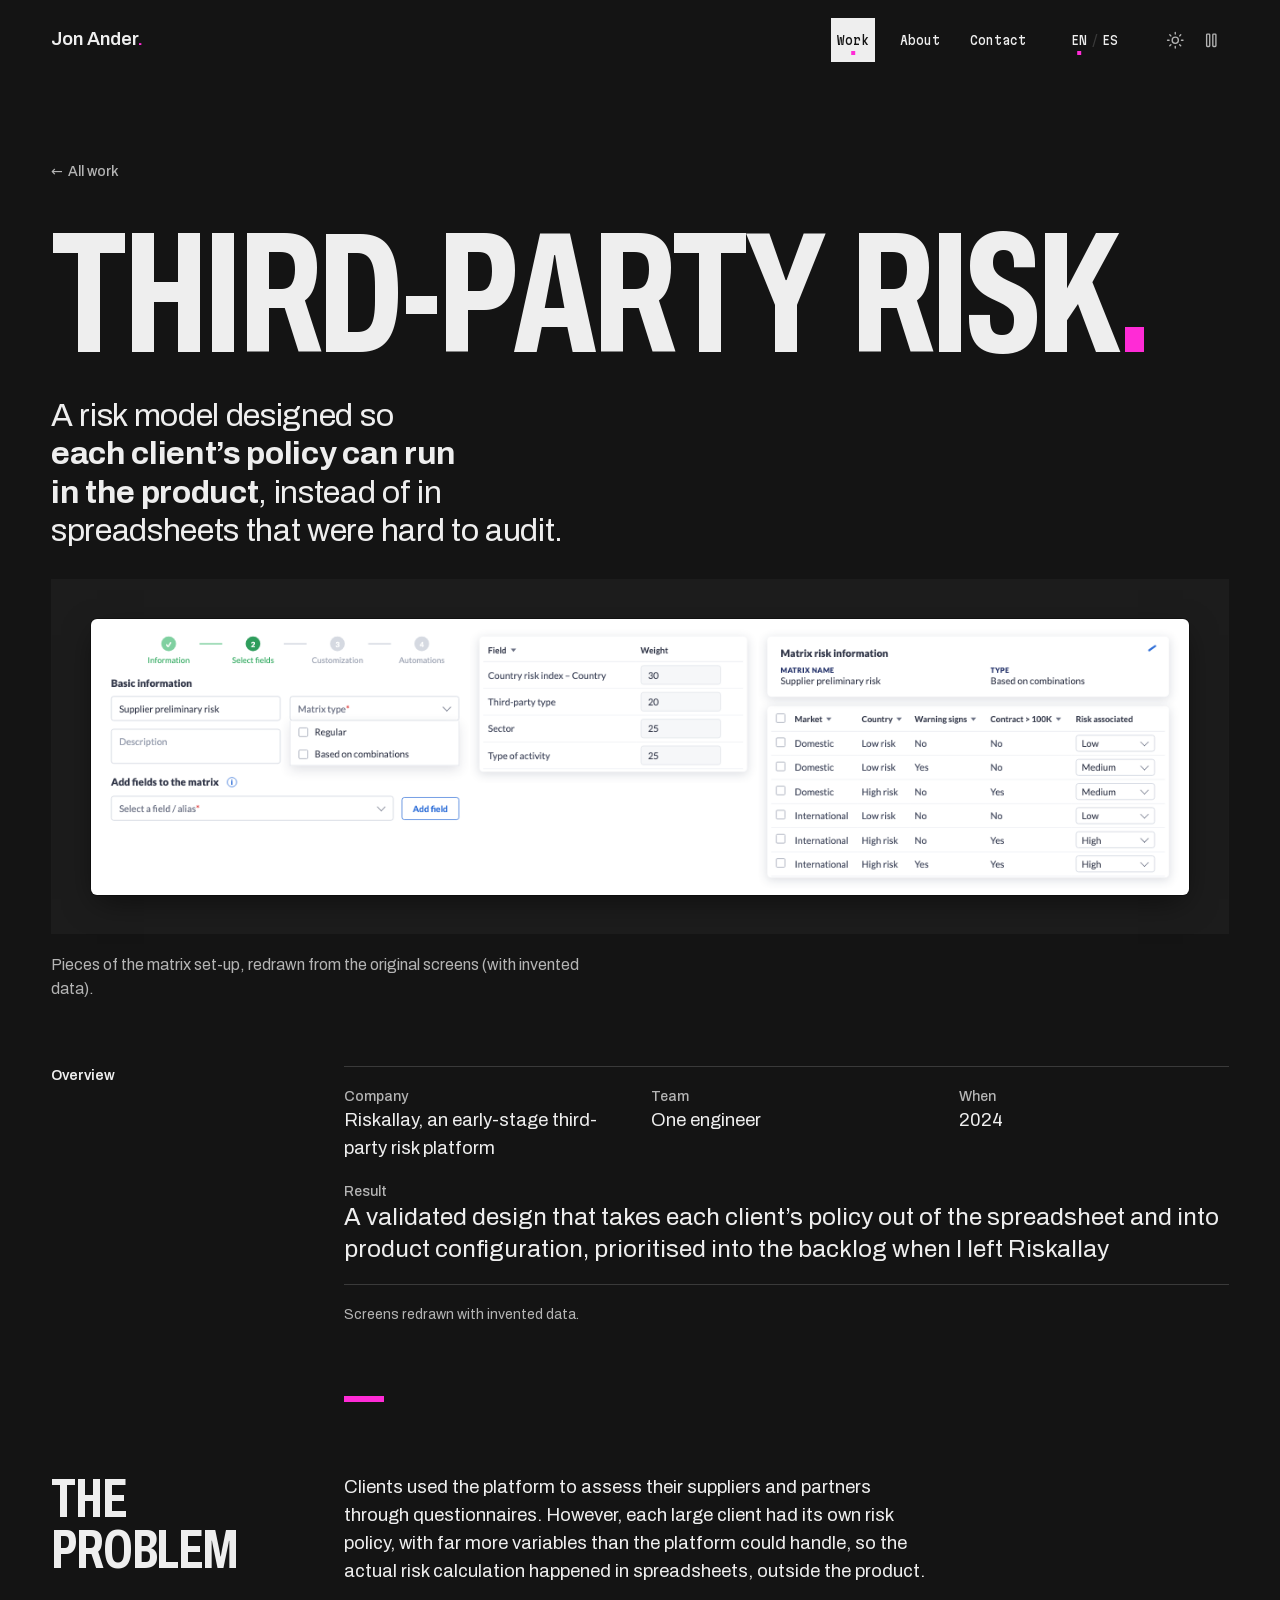
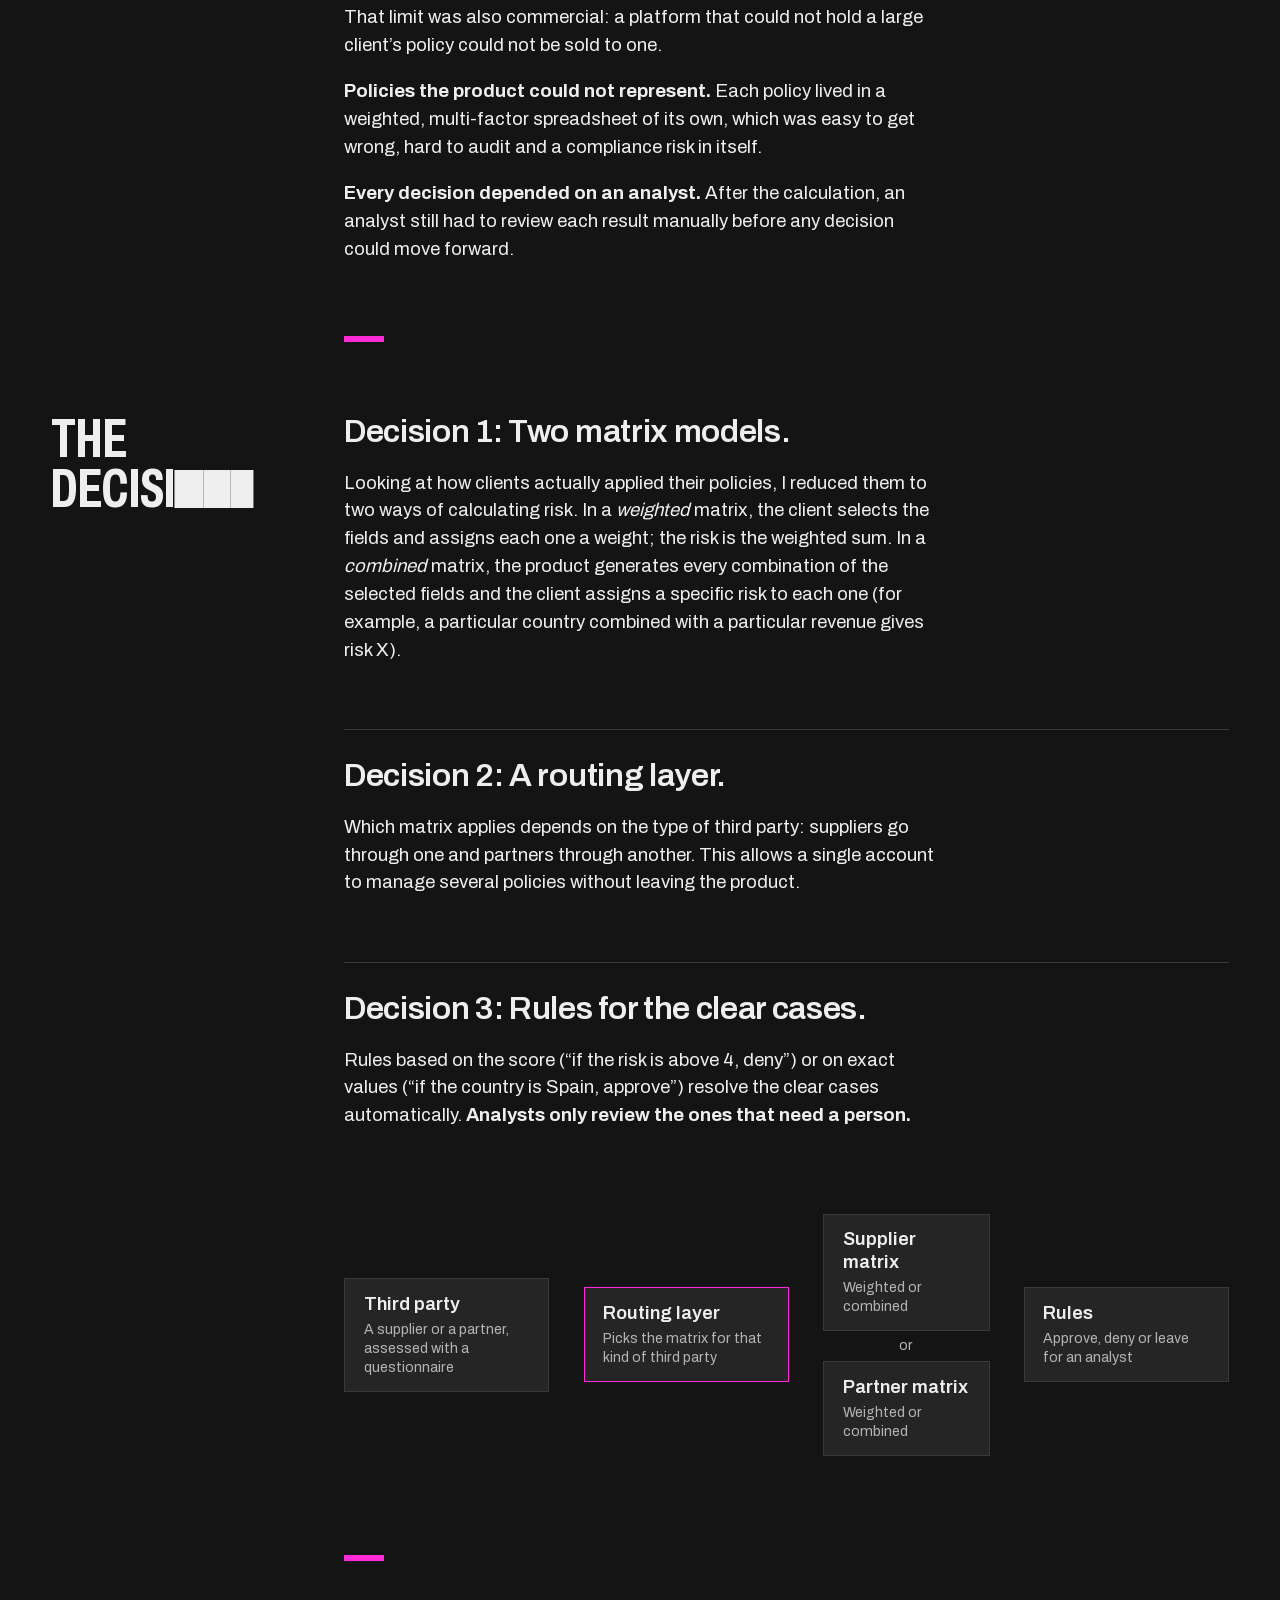
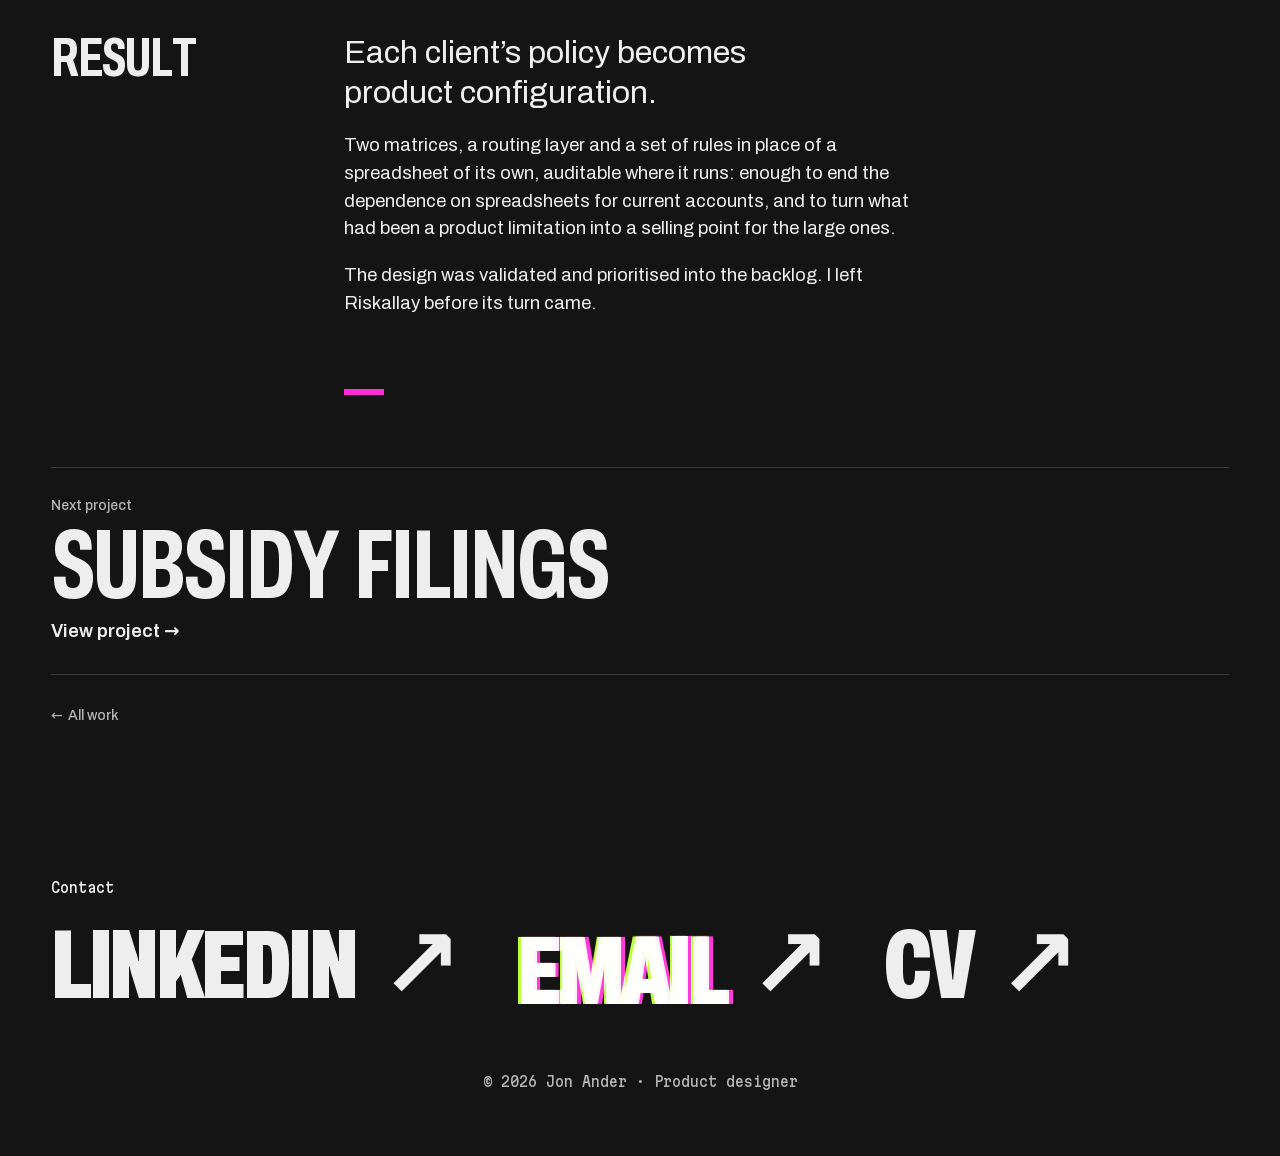
<file: work/third-party-risk/index.html>
<!doctype html>
<html lang="en" data-theme="dark">
<head>
<meta charset="utf-8">
<meta name="viewport" content="width=device-width, initial-scale=1">
<title>Third-Party Risk · Product design case study · Jon Ander</title>
<meta name="description" content="Case study: a third-party risk model designed at Riskallay so each client’s risk policy could run in the product (weighted and combined matrices, routing and rules) instead of in spreadsheets.">
<meta name="author" content="Jon Ander">
<link rel="canonical" href="https://jonanderdesign.github.io/work/third-party-risk/">
<link rel="alternate" hreflang="en" href="https://jonanderdesign.github.io/work/third-party-risk/">
<link rel="alternate" hreflang="es" href="https://jonanderdesign.github.io/es/work/third-party-risk/">
<link rel="alternate" hreflang="x-default" href="https://jonanderdesign.github.io/work/third-party-risk/">
<meta property="og:type" content="article">
<meta property="og:site_name" content="Jon Ander">
<meta property="og:title" content="Third-Party Risk · Product design case study · Jon Ander">
<meta property="og:description" content="Case study: a third-party risk model designed at Riskallay so each client’s risk policy could run in the product (weighted and combined matrices, routing and rules) instead of in spreadsheets.">
<meta property="og:url" content="https://jonanderdesign.github.io/work/third-party-risk/">
<meta property="og:image" content="https://jonanderdesign.github.io/img/tpr/matrix-1246.webp">
<meta property="og:locale" content="en_GB">
<meta property="og:locale:alternate" content="es_ES">
<meta name="twitter:card" content="summary_large_image">
<meta name="theme-color" content="#141414">
<link rel="icon" href="data:image/svg+xml,%3Csvg xmlns='http://www.w3.org/2000/svg' viewBox='0 0 32 32'%3E%3Crect width='32' height='32' fill='%23141414'/%3E%3Ctext x='13' y='24' font-family='Arial,sans-serif' font-weight='700' font-size='21' text-anchor='middle' fill='%23eee'%3EJ%3C/text%3E%3Crect x='21' y='19' width='5' height='5' fill='%23ff2bd6'/%3E%3C/svg%3E">
<script>try{if(sessionStorage.getItem('arriveB')==='1')document.documentElement.dataset.arrived='blocks'}catch(e){}</script>
<link rel="preload" href="../../fonts/archivo-latin.woff2" as="font" type="font/woff2" crossorigin>
<link rel="preload" href="../../fonts/martian-mono-latin.woff2" as="font" type="font/woff2" crossorigin>
<link rel="stylesheet" href="../../css/site.css?v=202611191223">
<script type="application/ld+json">{"@context": "https://schema.org", "@type": "Article", "headline": "Third-Party Risk", "description": "Case study: a third-party risk model designed at Riskallay so each client’s risk policy could run in the product (weighted and combined matrices, routing and rules) instead of in spreadsheets.", "inLanguage": "en", "url": "https://jonanderdesign.github.io/work/third-party-risk/", "mainEntityOfPage": "https://jonanderdesign.github.io/work/third-party-risk/", "image": "https://jonanderdesign.github.io/img/tpr/matrix-1246.webp", "author": {"@type": "Person", "name": "Jon Ander", "jobTitle": "Product designer", "url": "https://jonanderdesign.github.io/", "sameAs": ["https://www.linkedin.com/in/jon-ander-saenz/"], "address": {"@type": "PostalAddress", "addressLocality": "Madrid", "addressCountry": "ES"}, "worksFor": {"@type": "Organization", "name": "Factorial"}, "knowsAbout": ["Product design", "B2B software", "HR software", "AI products", "Agentic workflows", "Prototyping in code", "Design systems"]}, "publisher": {"@type": "Person", "name": "Jon Ander", "jobTitle": "Product designer", "url": "https://jonanderdesign.github.io/", "sameAs": ["https://www.linkedin.com/in/jon-ander-saenz/"], "address": {"@type": "PostalAddress", "addressLocality": "Madrid", "addressCountry": "ES"}, "worksFor": {"@type": "Organization", "name": "Factorial"}, "knowsAbout": ["Product design", "B2B software", "HR software", "AI products", "Agentic workflows", "Prototyping in code", "Design systems"]}}</script>
</head>
<body>
<div class="page inv case-page">

<header class="top">
  <div class="center bar">
    <a class="brand strong" href="../../#top">Jon Ander<span class="dot" aria-hidden="true">.</span></a>
    <div class="tools" id="sitemenu">
      <nav class="cluster" style="--c:var(--space-s)" aria-label="Main"><a class="nav-home" href="../../#top">Home</a><a class="nav-work" href="../../#work" data-nav aria-current="true">Work</a><a href="../../about.html" data-nav>About</a><a href="#contact">Contact</a></nav>
      <div class="lang" role="group" aria-label="Language"><span aria-current="true" lang="en">EN</span><span class="sep" aria-hidden="true">/</span><a href="../../es/work/third-party-risk/" lang="es" hreflang="es" title="Versión en español">ES</a></div>
      <div class="cluster" style="--c:var(--space-3xs)">
      <button class="ib" id="themeBtn" type="button"></button>
      <button class="ib" id="fxBtn" type="button"></button>
      </div>
    <button class="menu-btn ib" id="menuBtn" type="button" aria-expanded="false" aria-controls="sitemenu" aria-label="Open menu"><svg viewBox="0 0 24 24" aria-hidden="true"><path d="M4 7h16"/><path d="M4 12h16"/><path d="M4 17h16"/></svg><svg class="x" viewBox="0 0 24 24" aria-hidden="true"><path d="M6 6l12 12"/><path d="M18 6L6 18"/></svg></button></div>
  </div>
</header>

<main>
  <header class="chead center stack" style="--s:var(--space-m)">
    <a class="label back" href="../../#work" data-nav><i aria-hidden="true">←</i> All work</a>
    <h1 class="display ctitle"><span class="gl gx" data-text="Third-Party Risk." data-land>Third-Party Risk<span class="dot" aria-hidden="true">.</span></span></h1>
    <div class="sidebar hero hero-wide" style="--side:20rem;--min:100%;--g:var(--space-m) var(--space-l)">
      <p class="side statement cstory">A risk model designed so <b>each client’s policy can run in the product</b>, instead of in spreadsheets that were hard to audit.</p>
      <figure class="main fig"><div class="plate"><a class="zoom" href="../../img/tpr/matrix-3280.webp" data-zoom="../../img/tpr/matrix-1640.webp 1x, ../../img/tpr/matrix-3280.webp 2x" data-w="1640"><img src="../../img/tpr/matrix-1246.webp" srcset="../../img/tpr/matrix-1246.webp 1246w, ../../img/tpr/matrix-2492.webp 2492w" sizes="(min-width: 90rem) 1246px, calc(100vw - 6rem)" width="1246" height="313" alt="Setting up a risk matrix: basic information with the two matrix types, Regular and Based on combinations; fields with their weight; and a table where each combination of market, country, warning signs and contract size gets its own risk."></a></div><figcaption>Pieces of the matrix set-up, redrawn from the original screens (with invented data).</figcaption></figure>
    </div>
    <div class="sidebar overview" style="--side:16rem;--min:55%;--g:var(--space-s) var(--space-l)">
      <p class="side label strong">Overview</p>
      <div class="main stack" style="--s:var(--space-s)">
        <dl class="facts">
      <div><dt>Company</dt><dd>Riskallay, an early-stage third-party risk platform</dd></div>
      <div><dt>Team</dt><dd>One engineer</dd></div>
      <div><dt>When</dt><dd>2024</dd></div>
      <div class="wide"><dt>Result</dt><dd>A validated design that takes each client’s policy out of the spreadsheet and into product configuration, prioritised into the backlog when I left Riskallay</dd></div>
    </dl>
        <p class="nda">Screens redrawn with invented data.</p>
      </div>
    </div>
  </header>

  <section class="csec center sidebar" style="--side:16rem;--min:55%;--g:var(--space-s) var(--space-l)" aria-labelledby="h-context">
    <h2 id="h-context" class="side display chap">The problem</h2>
    <div class="main stack" style="--s:var(--space-s)">
      <div class="ctext">
      <p>Clients used the platform to assess their suppliers and partners through questionnaires. However, each large client had its own risk policy, with far more variables than the platform could handle, so the actual risk calculation happened in spreadsheets, outside the product.</p>
      <p>That limit was also commercial: a platform that could not hold a large client’s policy could not be sold to one.</p>
      <p class="ctext"><b>Policies the product could not represent.</b> Each policy lived in a weighted, multi-factor spreadsheet of its own, which was easy to get wrong, hard to audit and a compliance risk in itself.</p>
      <p class="ctext"><b>Every decision depended on an analyst.</b> After the calculation, an analyst still had to review each result manually before any decision could move forward.</p>
    </div>
    </div>
  </section>

  <section class="csec center sidebar" style="--side:16rem;--min:55%;--g:var(--space-s) var(--space-l)" aria-labelledby="h-decisions">
    <h2 id="h-decisions" class="side display chap">The decisions</h2>
    <div class="main stack" style="--s:var(--space-m)">
      <article class="dec stack" style="--s:var(--space-s)">
        <h3>Decision 1: Two matrix models.</h3>
        <p class="ctext">Looking at how clients actually applied their policies, I reduced them to two ways of calculating risk. In a <i>weighted</i> matrix, the client selects the fields and assigns each one a weight; the risk is the weighted sum. In a <i>combined</i> matrix, the product generates every combination of the selected fields and the client assigns a specific risk to each one (for example, a particular country combined with a particular revenue gives risk X).</p>
      </article>
      <article class="dec stack" style="--s:var(--space-s)">
        <h3>Decision 2: A routing layer.</h3>
        <p class="ctext">Which matrix applies depends on the type of third party: suppliers go through one and partners through another. This allows a single account to manage several policies without leaving the product.</p>
      </article>
      <article class="dec stack" style="--s:var(--space-s)">
        <h3>Decision 3: Rules for the clear cases.</h3>
        <p class="ctext">Rules based on the score (“if the risk is above 4, deny”) or on exact values (“if the country is Spain, approve”) resolve the clear cases automatically. <b>Analysts only review the ones that need a person.</b></p>
      </article>
      <ol class="flow viz" aria-label="How a third party gets its risk" style="margin-block:var(--space-s) var(--space-m)">
          <li><b>Third party</b><span>A supplier or a partner, assessed with a questionnaire</span></li>
          <li class="arr" aria-hidden="true">→</li>
          <li class="key"><b>Routing layer</b><span>Picks the matrix for that kind of third party</span></li>
          <li class="arr" aria-hidden="true">→</li>
          <li class="branch"><div><b>Supplier matrix</b><span>Weighted or combined</span></div><i class="or">or</i><div><b>Partner matrix</b><span>Weighted or combined</span></div></li>
          <li class="arr" aria-hidden="true">→</li>
          <li><b>Rules</b><span>Approve, deny or leave for an analyst</span></li>
        </ol>
    </div>
  </section>

  <section class="csec center sidebar" style="--side:16rem;--min:55%;--g:var(--space-s) var(--space-l)" aria-labelledby="h-result">
    <h2 id="h-result" class="side display chap">Result</h2>
    <div class="main stack" style="--s:var(--space-s)">
      <p class="result">Each client’s policy becomes product configuration.</p>
      <p class="ctext">Two matrices, a routing layer and a set of rules in place of a spreadsheet of its own, auditable where it runs: enough to end the dependence on spreadsheets for current accounts, and to turn what had been a product limitation into a selling point for the large ones.</p>
      <p class="ctext">The design was validated and prioritised into the backlog. I left Riskallay before its turn came.</p>
    </div>
  </section>
  <section class="csec center stack" style="--s:var(--space-s)" aria-label="Next project">
    <a class="next stack" data-nav href="../../work/subsidy-filings/" style="--s:var(--space-2xs)">
      <span class="label">Next project</span>
      <span class="display nt"><span class="gl gx" data-text="Subsidy Filings">Subsidy Filings</span></span>
      <span class="go">View project <i aria-hidden="true">→</i></span>
    </a>
    <a class="label back" href="../../#work" data-nav><i aria-hidden="true">←</i> All work</a>
  </section>
</main>

<footer class="contact center stack" id="contact" style="--s:var(--space-m)">
  <p class="label strong">Contact</p>
  <div class="cluster" style="--c:var(--space-xs) var(--space-xl)">
    <a class="big display t6" href="https://www.linkedin.com/in/jon-ander-saenz/" target="_blank" rel="noopener"><span class="gl gx" data-text="LinkedIn">LinkedIn</span> <span>↗</span></a>
    <a class="big display t6" href="mailto:jasve90@gmail.com"><span class="gl gx" data-text="Email">Email</span> <span>↗</span></a>
    <a class="big display t6" href="../../Jon-Ander-Saenz-Vega-CV.pdf" target="_blank" rel="noopener"><span class="gl gx" data-text="CV">CV</span> <span>↗</span></a>
  </div>
  <div class="foot label"><span>© 2026 Jon Ander · Product designer</span></div>
</footer>
</div>
<script src="../../js/site.js?v=202611191223"></script>
</body>
</html>
</file>
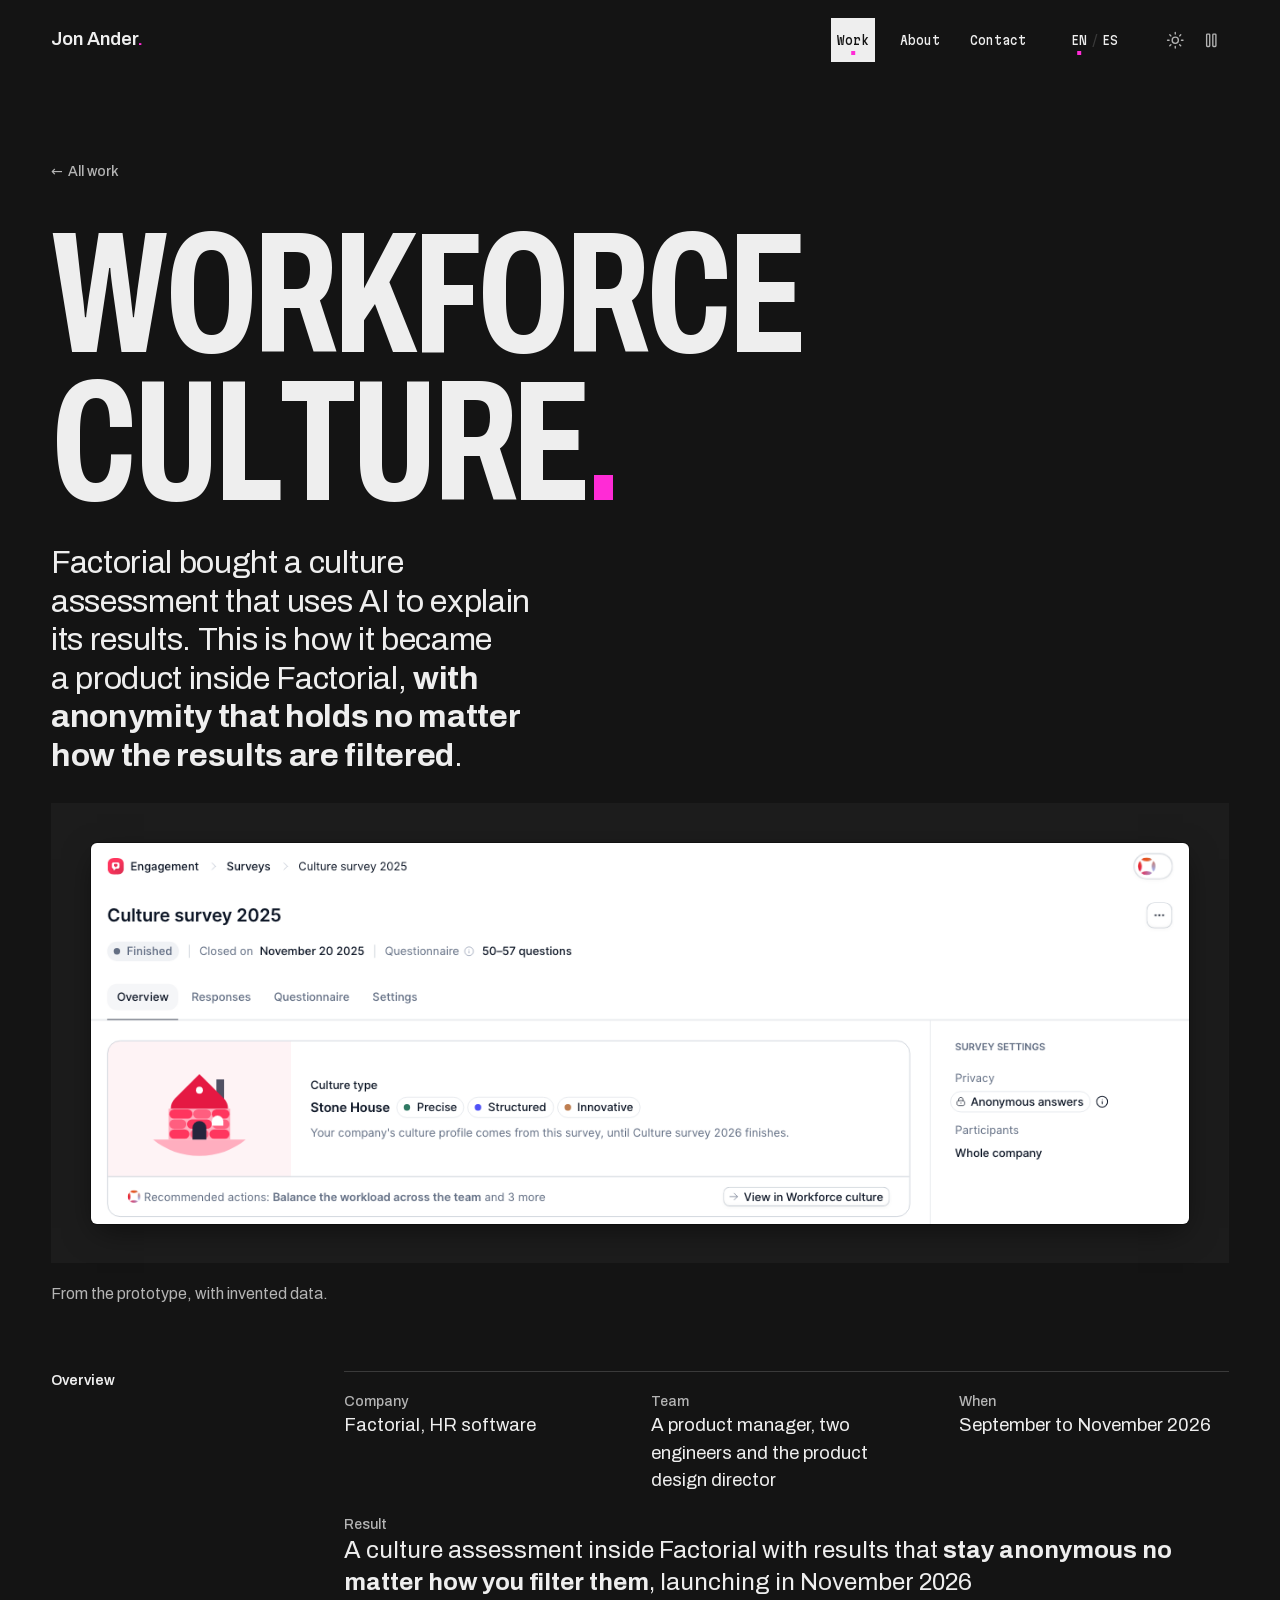
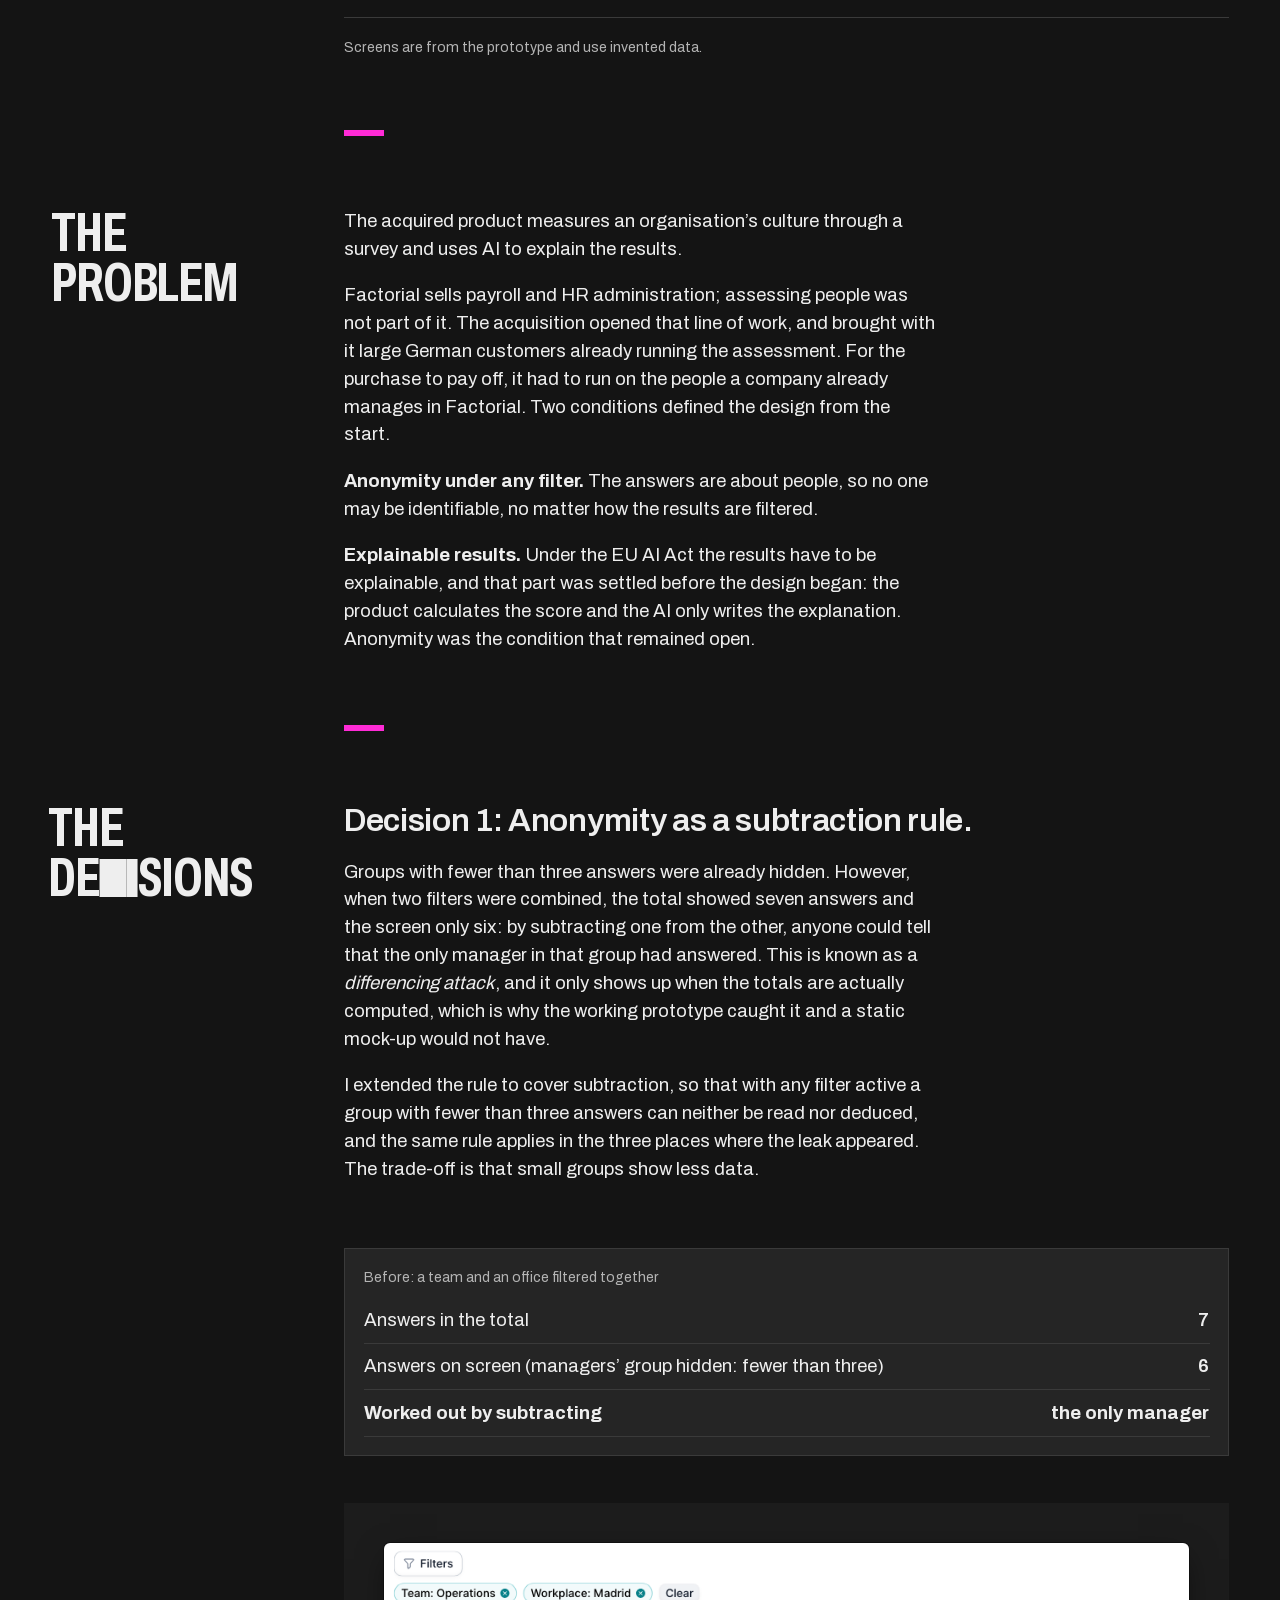
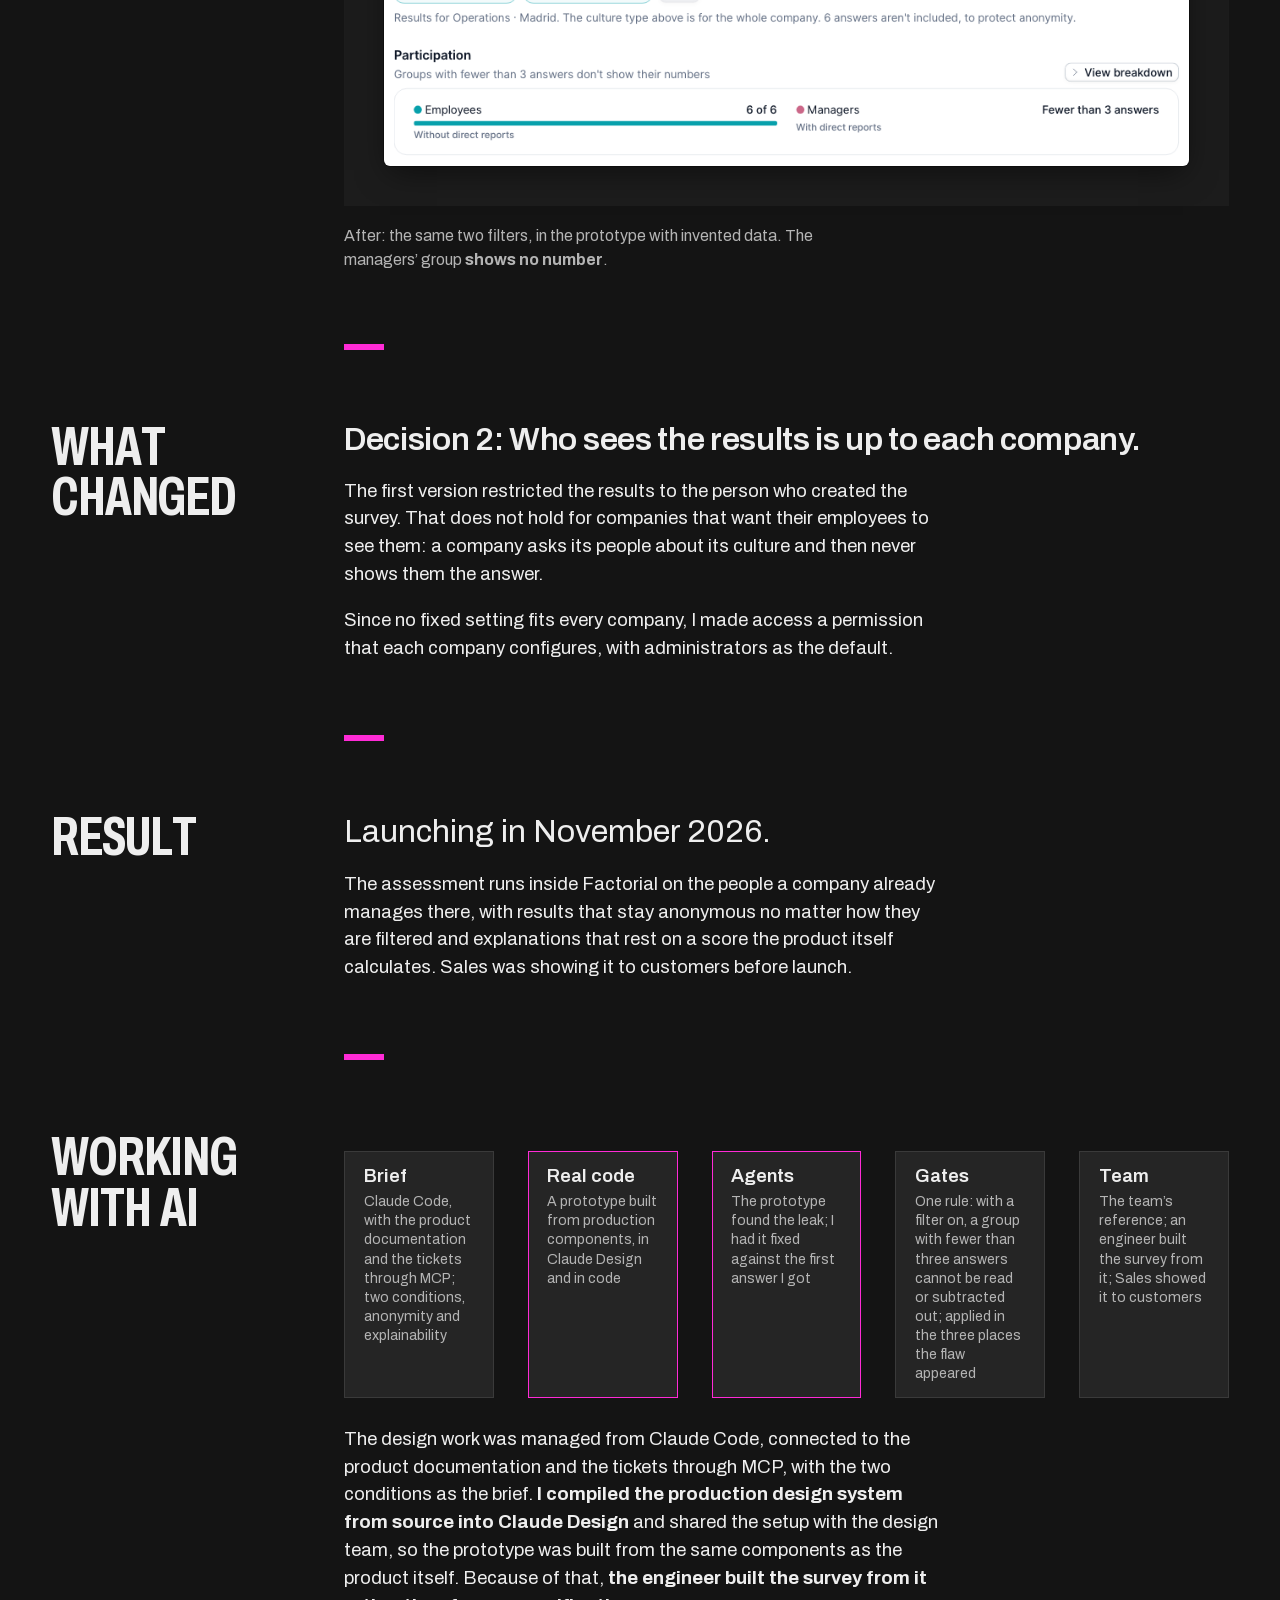
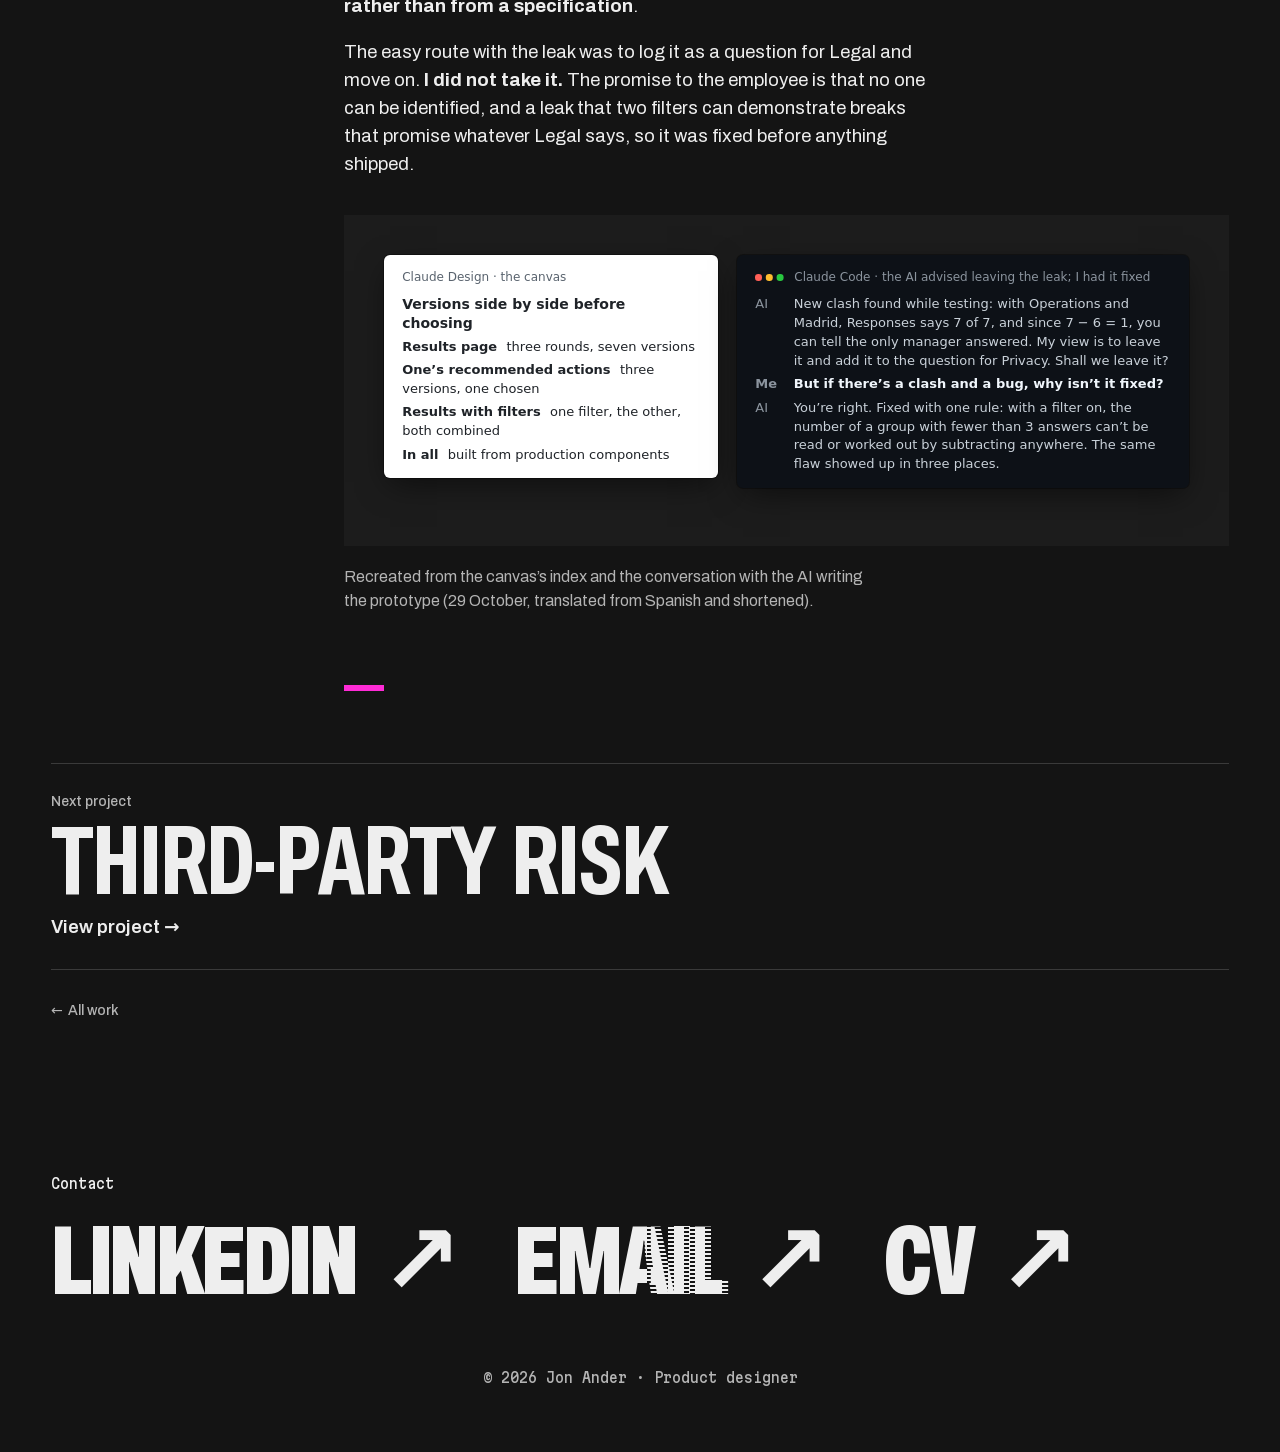
<file: work/workforce-culture/index.html>
<!doctype html>
<html lang="en" data-theme="dark">
<head>
<meta charset="utf-8">
<meta name="viewport" content="width=device-width, initial-scale=1">
<title>Workforce Culture · Product design case study · Jon Ander</title>
<meta name="description" content="Case study: a culture assessment that uses AI, designed inside Factorial through a working prototype coded with AI. A privacy leak found by the prototype, anonymity rules, and an audit by agents.">
<meta name="author" content="Jon Ander">
<link rel="canonical" href="https://jonanderdesign.github.io/work/workforce-culture/">
<link rel="alternate" hreflang="en" href="https://jonanderdesign.github.io/work/workforce-culture/">
<link rel="alternate" hreflang="es" href="https://jonanderdesign.github.io/es/work/workforce-culture/">
<link rel="alternate" hreflang="x-default" href="https://jonanderdesign.github.io/work/workforce-culture/">
<meta property="og:type" content="article">
<meta property="og:site_name" content="Jon Ander">
<meta property="og:title" content="Workforce Culture · Product design case study · Jon Ander">
<meta property="og:description" content="Case study: a culture assessment that uses AI, designed inside Factorial through a working prototype coded with AI. A privacy leak found by the prototype, anonymity rules, and an audit by agents.">
<meta property="og:url" content="https://jonanderdesign.github.io/work/workforce-culture/">
<meta property="og:image" content="https://jonanderdesign.github.io/img/wc/hero-1246.webp">
<meta property="og:locale" content="en_GB">
<meta property="og:locale:alternate" content="es_ES">
<meta name="twitter:card" content="summary_large_image">
<meta name="theme-color" content="#141414">
<link rel="icon" href="data:image/svg+xml,%3Csvg xmlns='http://www.w3.org/2000/svg' viewBox='0 0 32 32'%3E%3Crect width='32' height='32' fill='%23141414'/%3E%3Ctext x='13' y='24' font-family='Arial,sans-serif' font-weight='700' font-size='21' text-anchor='middle' fill='%23eee'%3EJ%3C/text%3E%3Crect x='21' y='19' width='5' height='5' fill='%23ff2bd6'/%3E%3C/svg%3E">
<script>try{if(sessionStorage.getItem('arriveB')==='1')document.documentElement.dataset.arrived='blocks'}catch(e){}</script>
<link rel="preload" href="../../fonts/archivo-latin.woff2" as="font" type="font/woff2" crossorigin>
<link rel="preload" href="../../fonts/martian-mono-latin.woff2" as="font" type="font/woff2" crossorigin>
<link rel="stylesheet" href="../../css/site.css?v=202611191223">
<script type="application/ld+json">{"@context": "https://schema.org", "@type": "Article", "headline": "Workforce Culture", "description": "Case study: a culture assessment that uses AI, designed inside Factorial through a working prototype coded with AI. A privacy leak found by the prototype, anonymity rules, and an audit by agents.", "inLanguage": "en", "url": "https://jonanderdesign.github.io/work/workforce-culture/", "mainEntityOfPage": "https://jonanderdesign.github.io/work/workforce-culture/", "image": "https://jonanderdesign.github.io/img/wc/hero-1246.webp", "author": {"@type": "Person", "name": "Jon Ander", "jobTitle": "Product designer", "url": "https://jonanderdesign.github.io/", "sameAs": ["https://www.linkedin.com/in/jon-ander-saenz/"], "address": {"@type": "PostalAddress", "addressLocality": "Madrid", "addressCountry": "ES"}, "worksFor": {"@type": "Organization", "name": "Factorial"}, "knowsAbout": ["Product design", "B2B software", "HR software", "AI products", "Agentic workflows", "Prototyping in code", "Design systems"]}, "publisher": {"@type": "Person", "name": "Jon Ander", "jobTitle": "Product designer", "url": "https://jonanderdesign.github.io/", "sameAs": ["https://www.linkedin.com/in/jon-ander-saenz/"], "address": {"@type": "PostalAddress", "addressLocality": "Madrid", "addressCountry": "ES"}, "worksFor": {"@type": "Organization", "name": "Factorial"}, "knowsAbout": ["Product design", "B2B software", "HR software", "AI products", "Agentic workflows", "Prototyping in code", "Design systems"]}}</script>
</head>
<body>
<div class="page inv case-page">

<header class="top">
  <div class="center bar">
    <a class="brand strong" href="../../#top">Jon Ander<span class="dot" aria-hidden="true">.</span></a>
    <div class="tools" id="sitemenu">
      <nav class="cluster" style="--c:var(--space-s)" aria-label="Main"><a class="nav-home" href="../../#top">Home</a><a class="nav-work" href="../../#work" data-nav aria-current="true">Work</a><a href="../../about.html" data-nav>About</a><a href="#contact">Contact</a></nav>
      <div class="lang" role="group" aria-label="Language"><span aria-current="true" lang="en">EN</span><span class="sep" aria-hidden="true">/</span><a href="../../es/work/workforce-culture/" lang="es" hreflang="es" title="Versión en español">ES</a></div>
      <div class="cluster" style="--c:var(--space-3xs)">
      <button class="ib" id="themeBtn" type="button"></button>
      <button class="ib" id="fxBtn" type="button"></button>
      </div>
    <button class="menu-btn ib" id="menuBtn" type="button" aria-expanded="false" aria-controls="sitemenu" aria-label="Open menu"><svg viewBox="0 0 24 24" aria-hidden="true"><path d="M4 7h16"/><path d="M4 12h16"/><path d="M4 17h16"/></svg><svg class="x" viewBox="0 0 24 24" aria-hidden="true"><path d="M6 6l12 12"/><path d="M18 6L6 18"/></svg></button></div>
  </div>
</header>

<main>
  <header class="chead center stack" style="--s:var(--space-m)">
    <a class="label back" href="../../#work" data-nav><i aria-hidden="true">←</i> All work</a>
    <h1 class="display ctitle"><span class="gl gx" data-text="Workforce Culture." data-land>Workforce Culture<span class="dot" aria-hidden="true">.</span></span></h1>
    <div class="sidebar hero hero-wide" style="--side:20rem;--min:100%;--g:var(--space-m) var(--space-l)">
      <p class="side statement cstory">Factorial bought a culture assessment that uses AI to explain its results. This is how it became a product inside Factorial, <b>with anonymity that holds no matter how the results are filtered</b>.</p>
      <figure class="main fig"><div class="plate"><a class="zoom" href="../../img/wc/hero-2688.webp" data-zoom="../../img/wc/hero-1344.webp 1x, ../../img/wc/hero-2688.webp 2x" data-w="1344"><img src="../../img/wc/hero-1246.webp" srcset="../../img/wc/hero-1246.webp 1246w, ../../img/wc/hero-2492.webp 2492w" sizes="(min-width: 90rem) 1246px, calc(100vw - 6rem)" width="1246" height="432" alt="The culture survey results in the prototype: the culture type Stone House with its three traits, One’s recommended actions, and the survey settings with anonymous answers."></a></div><figcaption>From the prototype, with invented data.</figcaption></figure>
    </div>
    <div class="sidebar overview" style="--side:16rem;--min:55%;--g:var(--space-s) var(--space-l)">
      <p class="side label strong">Overview</p>
      <div class="main stack" style="--s:var(--space-s)">
        <dl class="facts">
      <div><dt>Company</dt><dd>Factorial, HR software</dd></div>
      <div><dt>Team</dt><dd>A product manager, two engineers and the product design director</dd></div>
      <div><dt>When</dt><dd>September to November 2026</dd></div>
      <div class="wide"><dt>Result</dt><dd>A culture assessment inside Factorial with results that <b>stay anonymous no matter how you filter them</b>, launching in November 2026</dd></div>
    </dl>
        <p class="nda">Screens are from the prototype and use invented data.</p>
      </div>
    </div>
  </header>

  <section class="csec center sidebar" style="--side:16rem;--min:55%;--g:var(--space-s) var(--space-l)" aria-labelledby="h-context">
    <h2 id="h-context" class="side display chap">The problem</h2>
    <div class="main stack" style="--s:var(--space-s)">
      <div class="ctext">
      <p>The acquired product measures an organisation’s culture through a survey and uses AI to explain the results.</p>
      <p>Factorial sells payroll and HR administration; assessing people was not part of it. The acquisition opened that line of work, and brought with it large German customers already running the assessment. For the purchase to pay off, it had to run on the people a company already manages in Factorial. Two conditions defined the design from the start.</p>
      <p class="ctext"><b>Anonymity under any filter.</b> The answers are about people, so no one may be identifiable, no matter how the results are filtered.</p>
      <p class="ctext"><b>Explainable results.</b> Under the EU AI Act the results have to be explainable, and that part was settled before the design began: the product calculates the score and the AI only writes the explanation. Anonymity was the condition that remained open.</p>
    </div>
    </div>
  </section>

  <section class="csec center sidebar" style="--side:16rem;--min:55%;--g:var(--space-s) var(--space-l)" aria-labelledby="h-how">
    <h2 id="h-how" class="side display chap">The decisions</h2>
    <div class="main stack" style="--s:var(--space-m)">
      <article class="dec stack" style="--s:var(--space-s)">
        <h3>Decision 1: Anonymity as a subtraction rule.</h3>
        <p class="ctext">Groups with fewer than three answers were already hidden. However, when two filters were combined, the total showed seven answers and the screen only six: by subtracting one from the other, anyone could tell that the only manager in that group had answered. This is known as a <i>differencing attack</i>, and it only shows up when the totals are actually computed, which is why the working prototype caught it and a static mock-up would not have.</p>
        <p class="ctext">I extended the rule to cover subtraction, so that with any filter active a group with fewer than three answers can neither be read nor deduced, and the same rule applies in the three places where the leak appeared. The trade-off is that small groups show less data.</p>
      </article>
      <div class="piece before">
        <p class="pk">Before: a team and an office filtered together</p>
        <table class="mini">
          <tr><th>Answers in the total</th><td>7</td></tr>
          <tr><th>Answers on screen (managers’ group hidden: fewer than three)</th><td>6</td></tr>
          <tr class="leak"><th>Worked out by subtracting</th><td>the only manager</td></tr>
        </table>
      </div>
      <figure class="fig"><div class="plate"><a class="zoom" href="../../img/wc/after-2016.webp" data-zoom="../../img/wc/after-1008.webp 1x, ../../img/wc/after-2016.webp 2x" data-w="1008"><img loading="lazy" decoding="async" src="../../img/wc/after-952.webp" srcset="../../img/wc/after-952.webp 952w, ../../img/wc/after-1904.webp 1904w" sizes="(min-width: 90rem) 952px, (min-width: 48rem) calc(100vw - 25rem), calc(100vw - 4rem)" width="952" height="264" alt="The prototype filtered by Operations and Madrid: employees 6 of 6, and managers shown as fewer than 3 answers, with no number."></a></div><figcaption>After: the same two filters, in the prototype with invented data. The managers’ group <b>shows no number</b>.</figcaption></figure>
    </div>
  </section>

  <section class="csec center sidebar" style="--side:16rem;--min:55%;--g:var(--space-s) var(--space-l)" aria-labelledby="h-turn">
    <h2 id="h-turn" class="side display chap">What changed</h2>
    <div class="main stack" style="--s:var(--space-m)">
      <article class="dec stack" style="--s:var(--space-s)">
        <h3>Decision 2: Who sees the results is up to each company.</h3>
        <p class="ctext">The first version restricted the results to the person who created the survey. That does not hold for companies that want their employees to see them: a company asks its people about its culture and then never shows them the answer.</p>
        <p class="ctext">Since no fixed setting fits every company, I made access a permission that each company configures, with administrators as the default.</p>
      </article>
    </div>
  </section>

  <section class="csec center sidebar" style="--side:16rem;--min:55%;--g:var(--space-s) var(--space-l)" aria-labelledby="h-result">
    <h2 id="h-result" class="side display chap">Result</h2>
    <div class="main stack" style="--s:var(--space-s)">
      <p class="result">Launching in November 2026.</p>
      <p class="ctext">The assessment runs inside Factorial on the people a company already manages there, with results that stay anonymous no matter how they are filtered and explanations that rest on a score the product itself calculates. Sales was showing it to customers before launch.</p>
    </div>
  </section>

  
  <section class="csec center sidebar" style="--side:16rem;--min:55%;--g:var(--space-s) var(--space-l)" aria-labelledby="h-ai">
    <h2 id="h-ai" class="side display chap">Working with AI</h2>
    <div class="main"><ol class="flow viz" style="margin-block:var(--space-s) var(--space-m)" aria-label="The work, step by step">
          <li><b>Brief</b><span>Claude Code, with the product documentation and the tickets through MCP; two conditions, anonymity and explainability</span></li>
          <li class="arr" aria-hidden="true">→</li>
          <li class="key"><b>Real code</b><span>A prototype built from production components, in Claude Design and in code</span></li>
          <li class="arr" aria-hidden="true">→</li>
          <li class="key"><b>Agents</b><span>The prototype found the leak; I had it fixed against the first answer I got</span></li>
          <li class="arr" aria-hidden="true">→</li>
          <li><b>Gates</b><span>One rule: with a filter on, a group with fewer than three answers cannot be read or subtracted out; applied in the three places the flaw appeared</span></li>
          <li class="arr" aria-hidden="true">→</li>
          <li><b>Team</b><span>The team’s reference; an engineer built the survey from it; Sales showed it to customers</span></li>
        </ol>
      <div class="ctext">
        <p>The design work was managed from Claude Code, connected to the product documentation and the tickets through MCP, with the two conditions as the brief. <b>I compiled the production design system from source into Claude Design</b> and shared the setup with the design team, so the prototype was built from the same components as the product itself. Because of that, <b>the engineer built the survey from it rather than from a specification</b>.</p>
        <p>The easy route with the leak was to log it as a question for Legal and move on. <b>I did not take it.</b> The promise to the employee is that no one can be identified, and a leak that two filters can demonstrate breaks that promise whatever Legal says, so it was fixed before anything shipped.</p>
      </div>
      <figure class="fig" aria-label="Working with AI: the canvas and the prototype">
        <div class="plate docs">
          <div class="doc paper canvas">
            <p class="pk">Claude Design · the canvas</p>
            <p class="tt">Versions side by side before choosing</p>
            <ul class="rounds">
              <li><b>Results page</b> three rounds, seven versions</li>
              <li><b>One’s recommended actions</b> three versions, one chosen</li>
              <li><b>Results with filters</b> one filter, the other, both combined</li>
              <li><b>In all</b> built from production components</li>
            </ul>
          </div>
          <div class="doc termwin chat">
            <p class="pk">Claude Code · the AI advised leaving the leak; I had it fixed</p>
            <p class="msg ai"><span>AI</span>New clash found while testing: with Operations and Madrid, Responses says 7 of 7, and since 7 − 6 = 1, you can tell the only manager answered. My view is to leave it and add it to the question for Privacy. Shall we leave it?</p>
            <p class="msg me"><span>Me</span>But if there’s a clash and a bug, why isn’t it fixed?</p>
            <p class="msg ai"><span>AI</span>You’re right. Fixed with one rule: with a filter on, the number of a group with fewer than 3 answers can’t be read or worked out by subtracting anywhere. The same flaw showed up in three places.</p>
          </div>
        </div>
        <figcaption>Recreated from the canvas’s index and the conversation with the AI writing the prototype (29 October, translated from Spanish and shortened).</figcaption>
      </figure>
    </div>
  </section>
  <section class="csec center stack" style="--s:var(--space-s)" aria-label="Next project">
    <a class="next stack" data-nav href="../../work/third-party-risk/" style="--s:var(--space-2xs)">
      <span class="label">Next project</span>
      <span class="display nt"><span class="gl gx" data-text="Third-Party Risk">Third-Party Risk</span></span>
      <span class="go">View project <i aria-hidden="true">→</i></span>
    </a>
    <a class="label back" href="../../#work" data-nav><i aria-hidden="true">←</i> All work</a>
  </section>
</main>

<footer class="contact center stack" id="contact" style="--s:var(--space-m)">
  <p class="label strong">Contact</p>
  <div class="cluster" style="--c:var(--space-xs) var(--space-xl)">
    <a class="big display t6" href="https://www.linkedin.com/in/jon-ander-saenz/" target="_blank" rel="noopener"><span class="gl gx" data-text="LinkedIn">LinkedIn</span> <span>↗</span></a>
    <a class="big display t6" href="mailto:jasve90@gmail.com"><span class="gl gx" data-text="Email">Email</span> <span>↗</span></a>
    <a class="big display t6" href="../../Jon-Ander-Saenz-Vega-CV.pdf" target="_blank" rel="noopener"><span class="gl gx" data-text="CV">CV</span> <span>↗</span></a>
  </div>
  <div class="foot label"><span>© 2026 Jon Ander · Product designer</span></div>
</footer>
</div>
<script src="../../js/site.js?v=202611191223"></script>
</body>
</html>
</file>
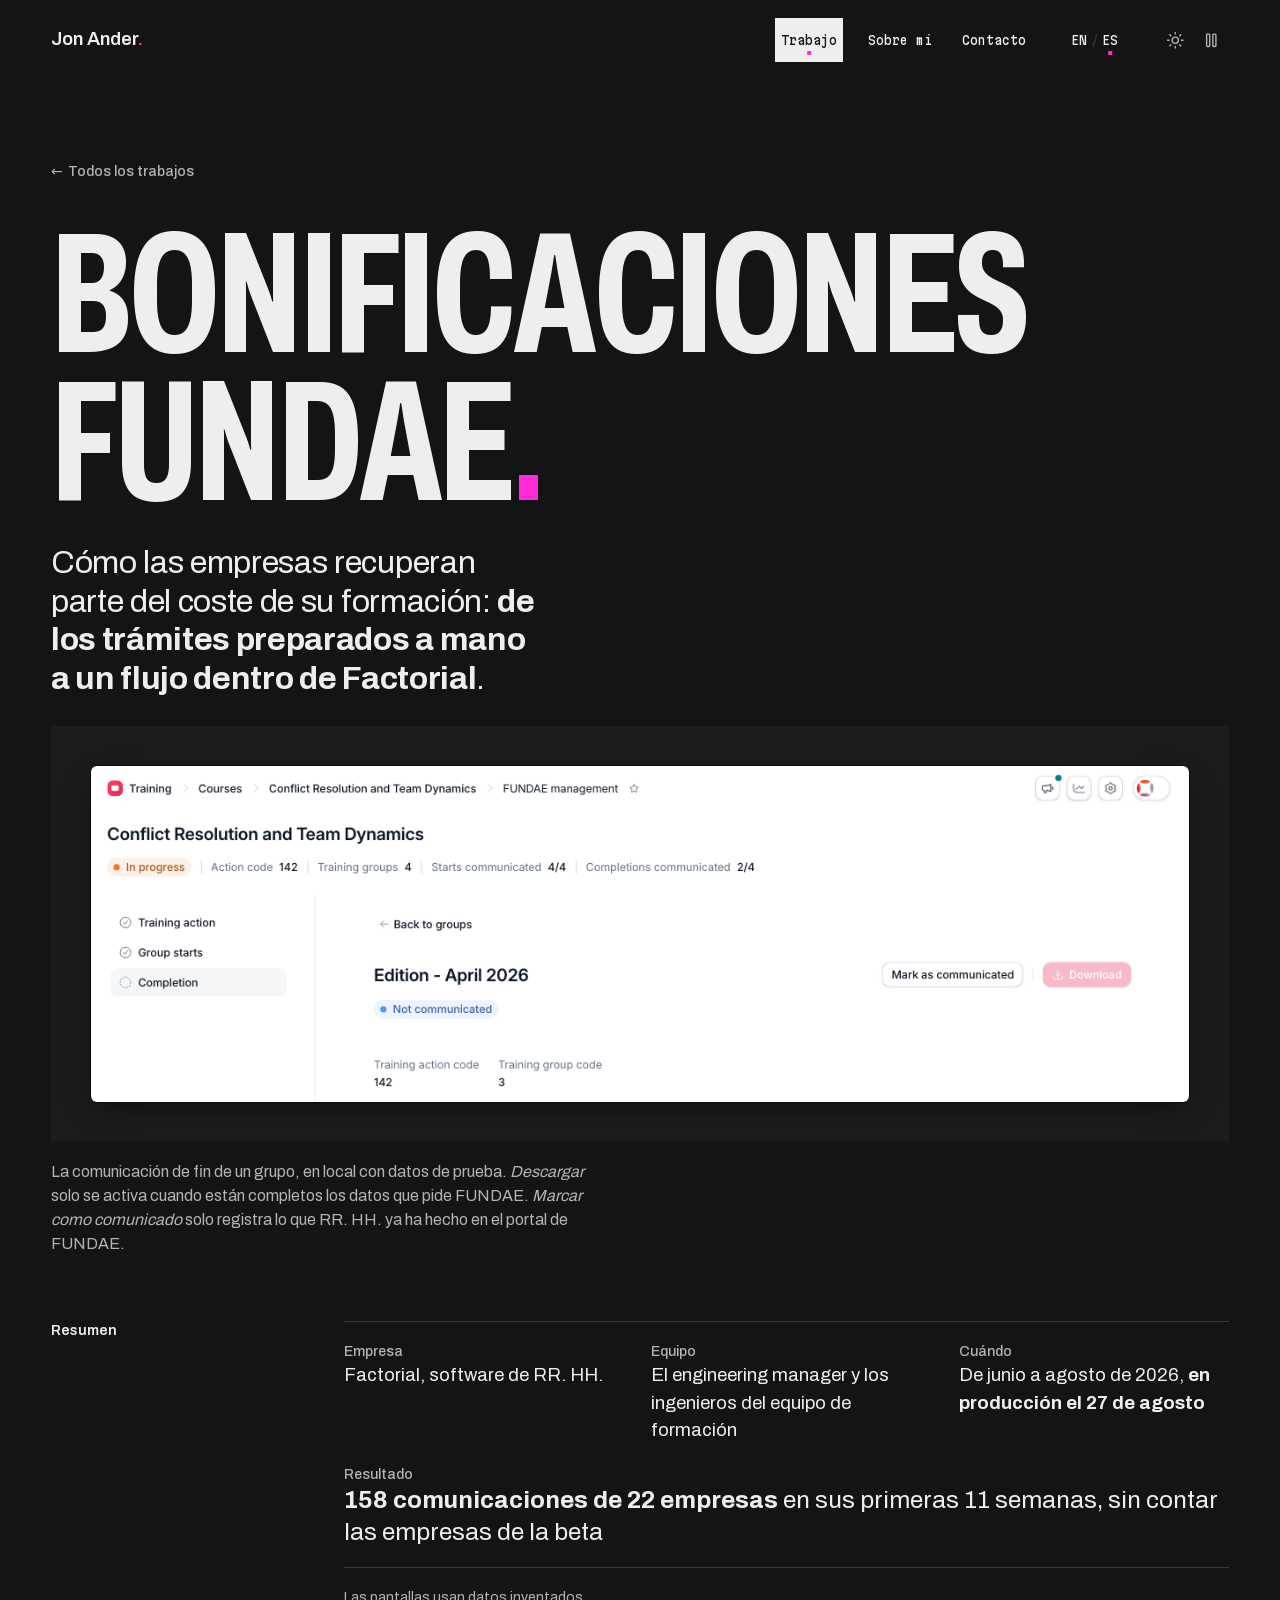
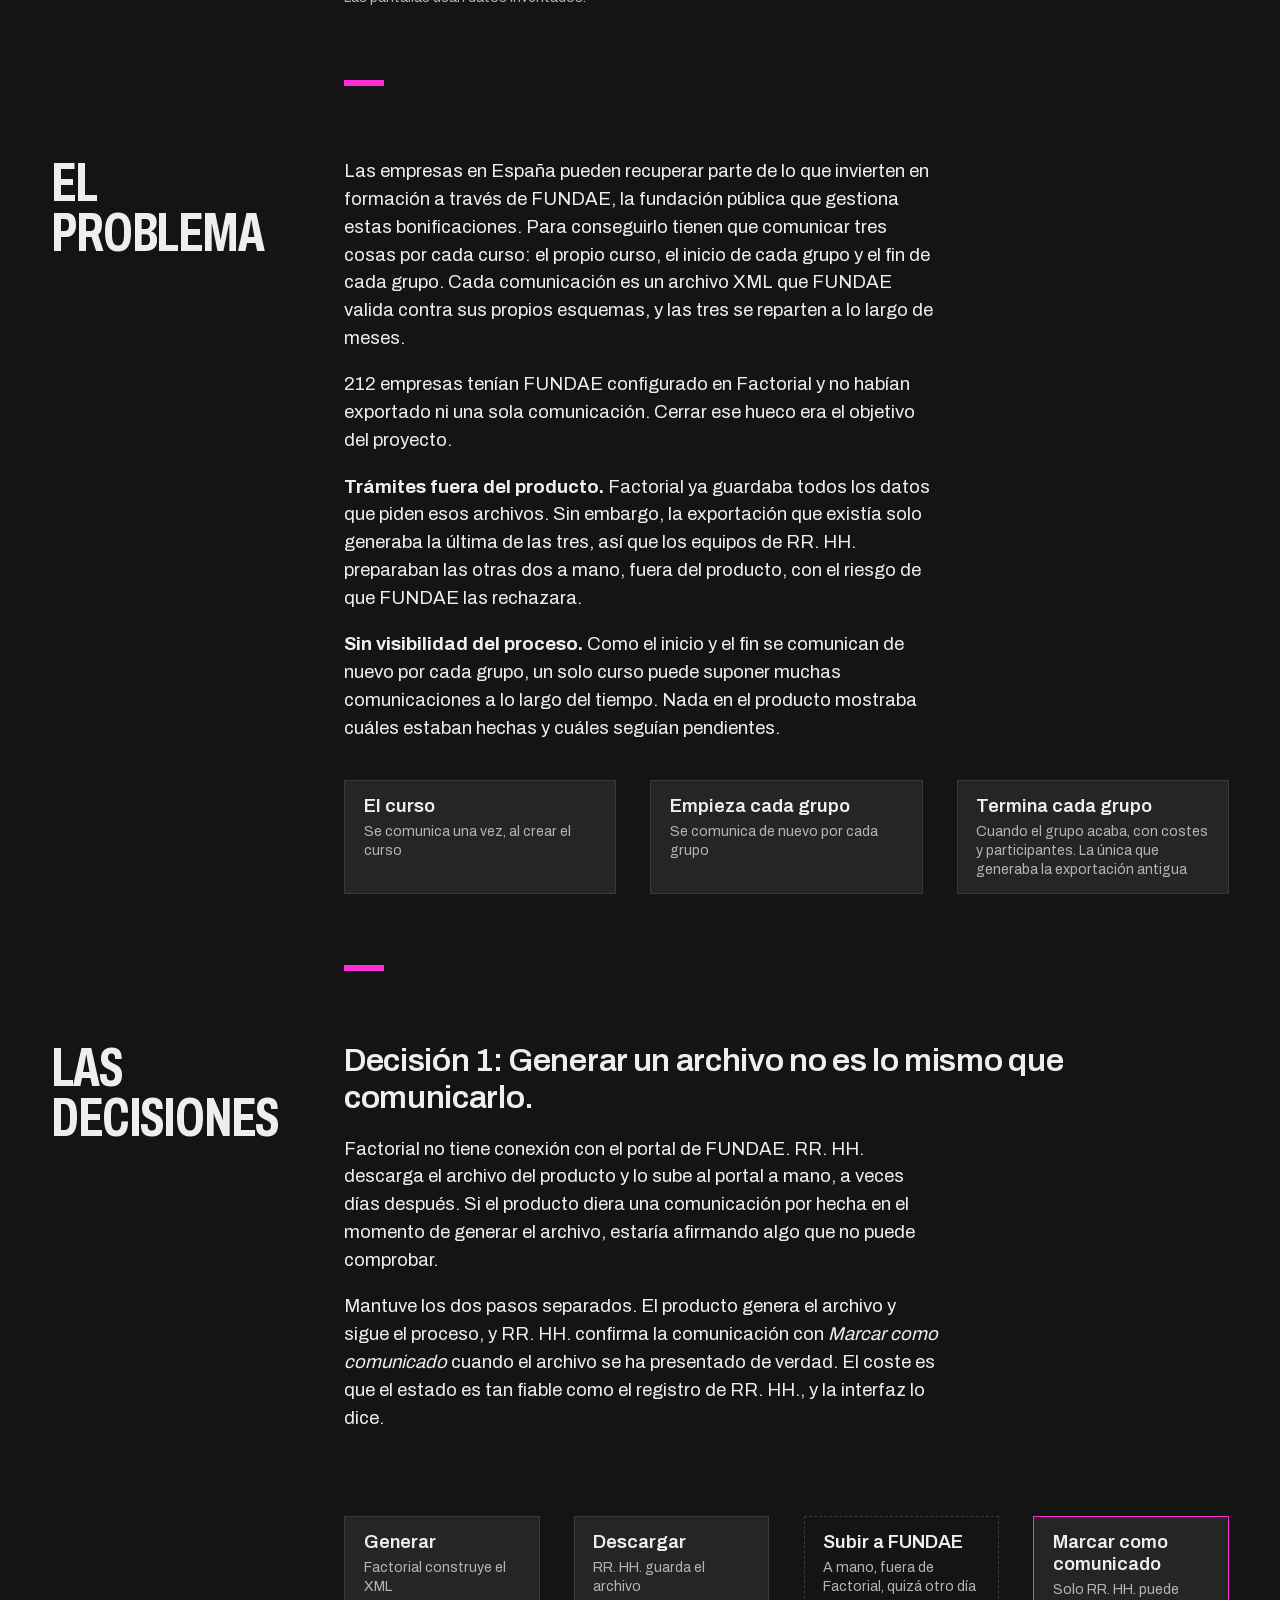
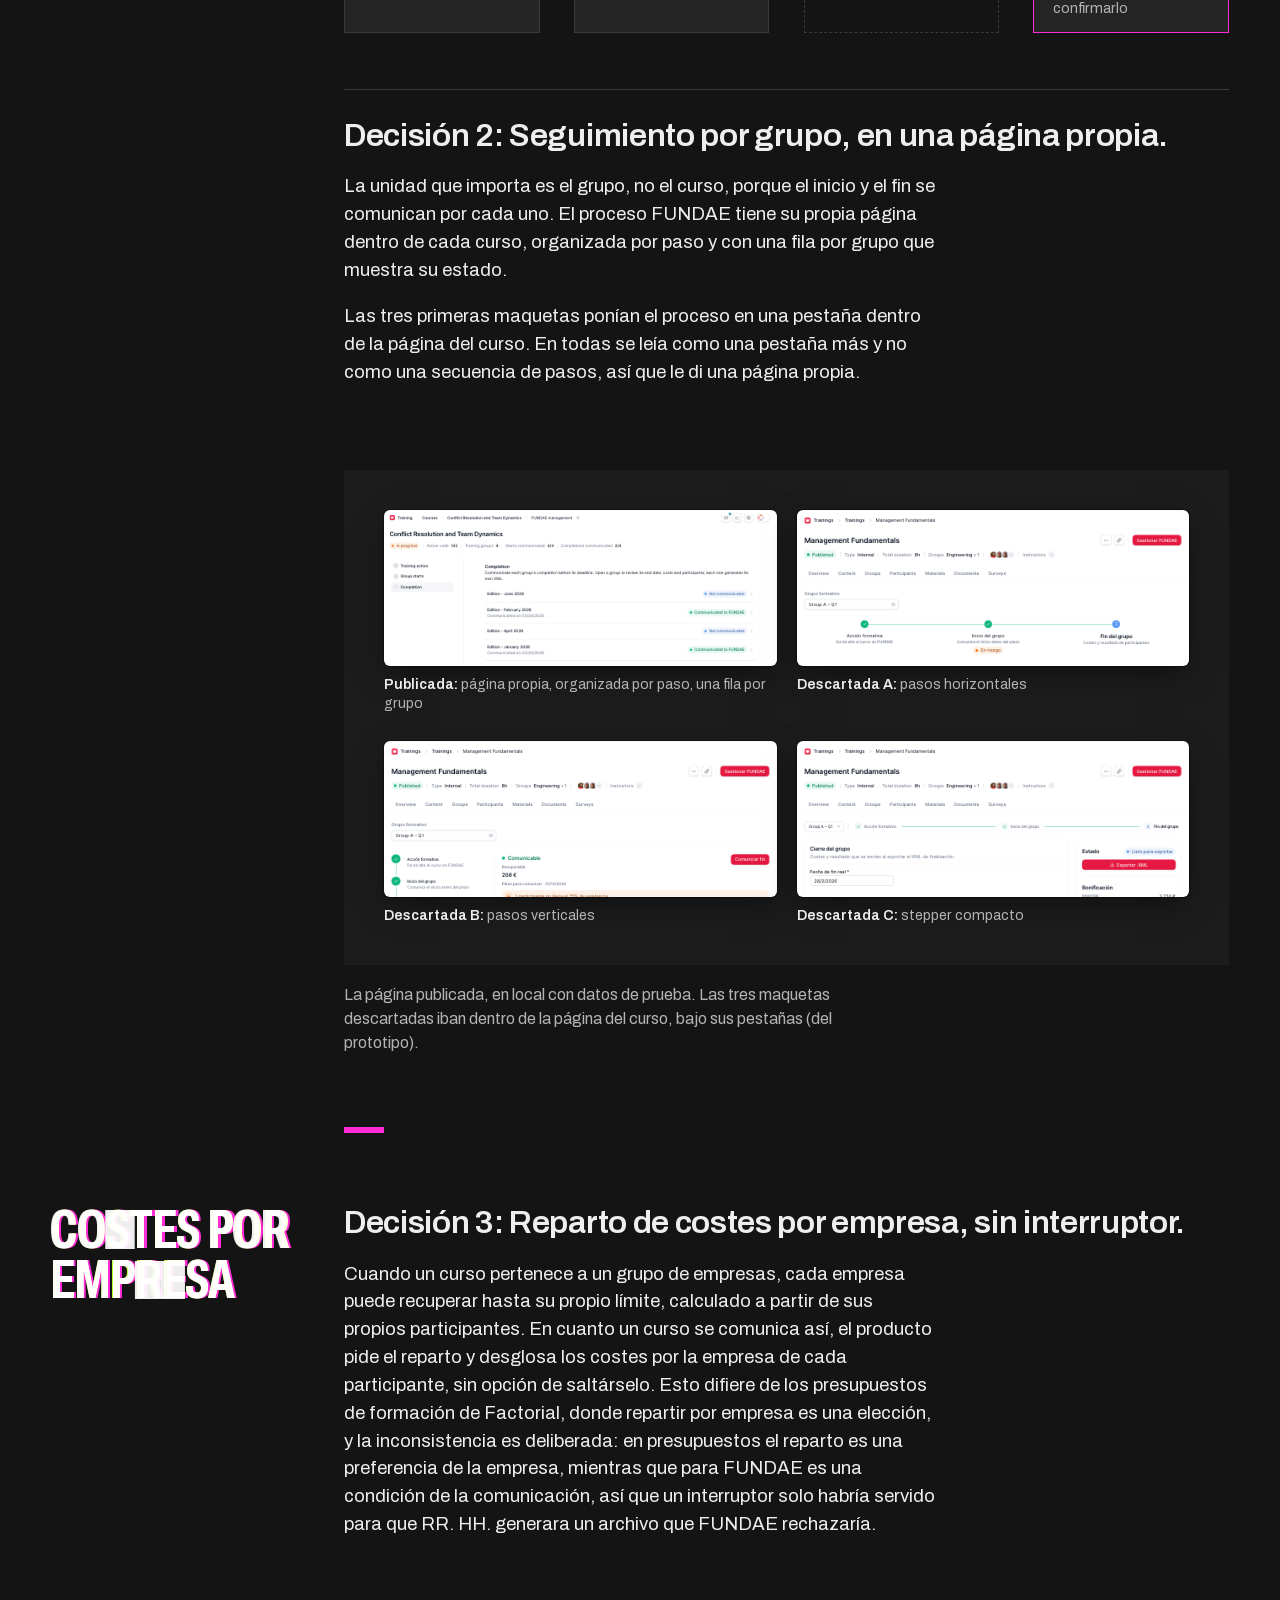
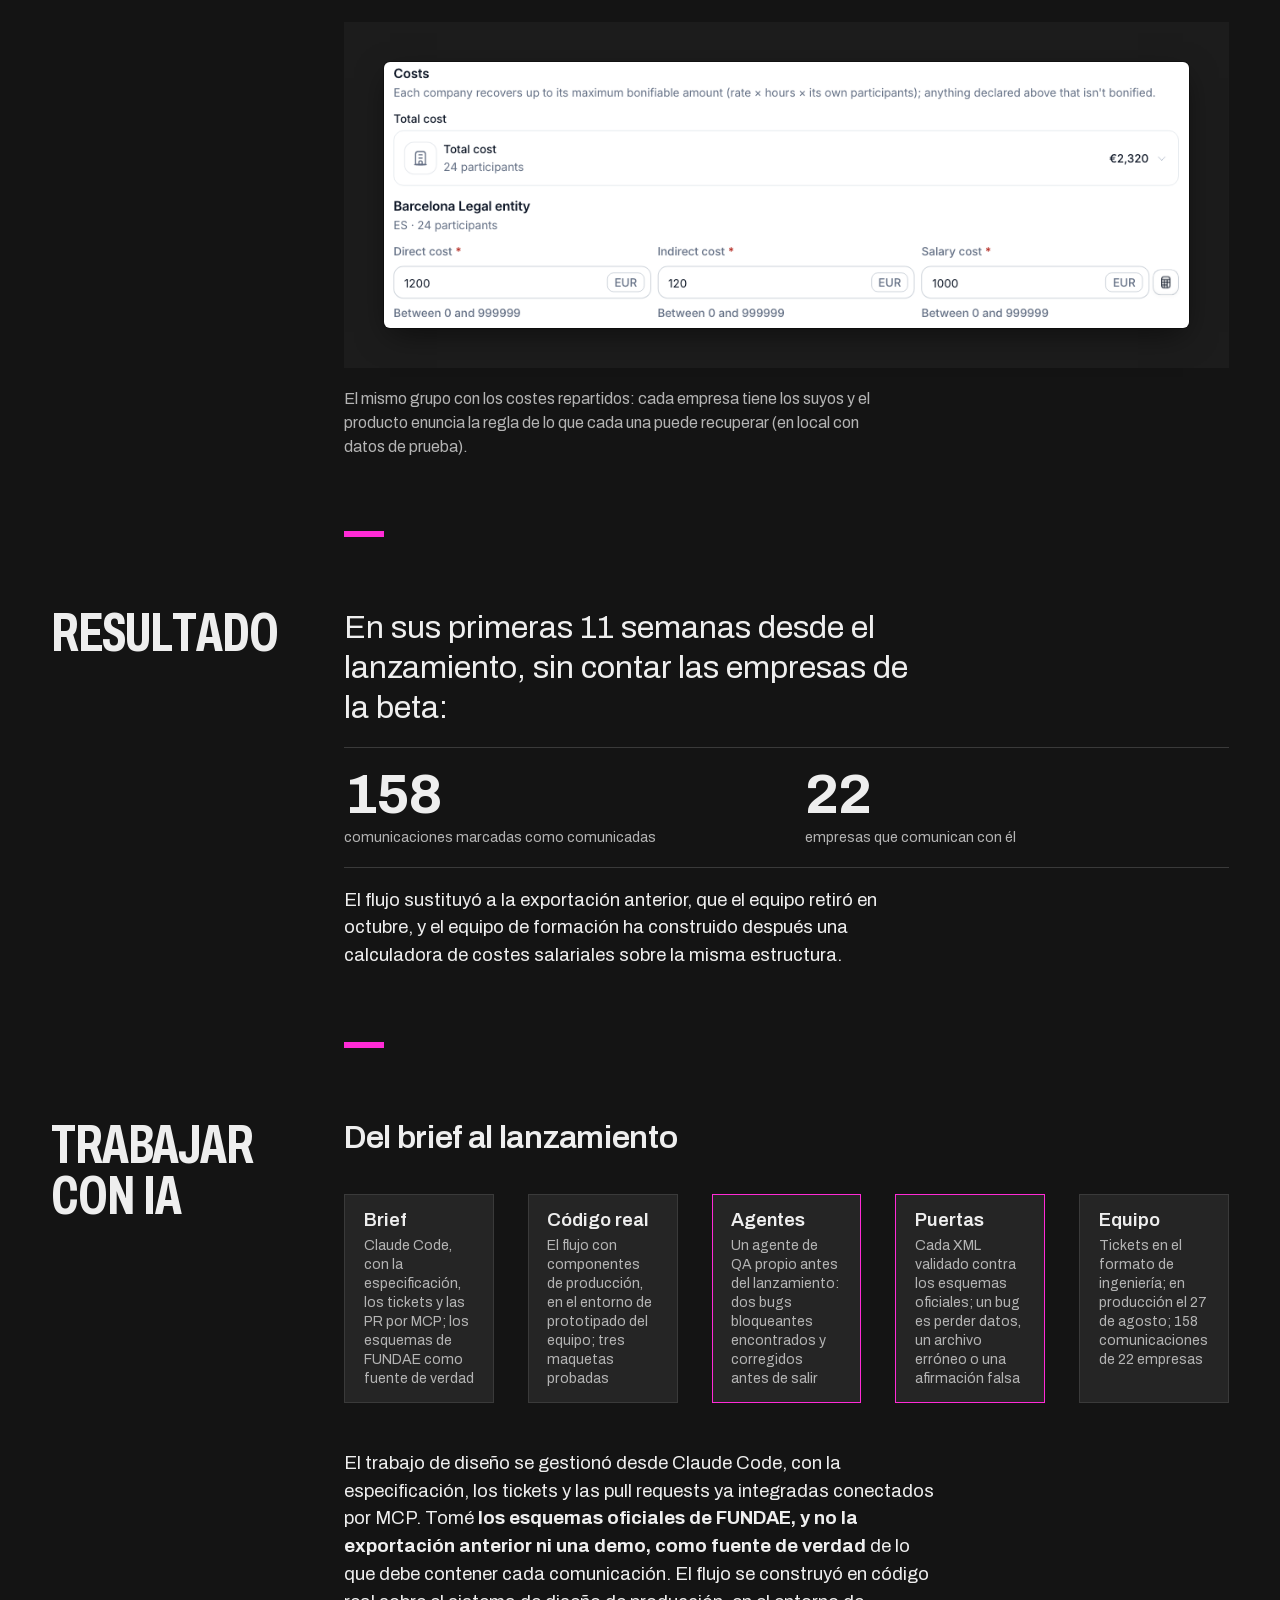
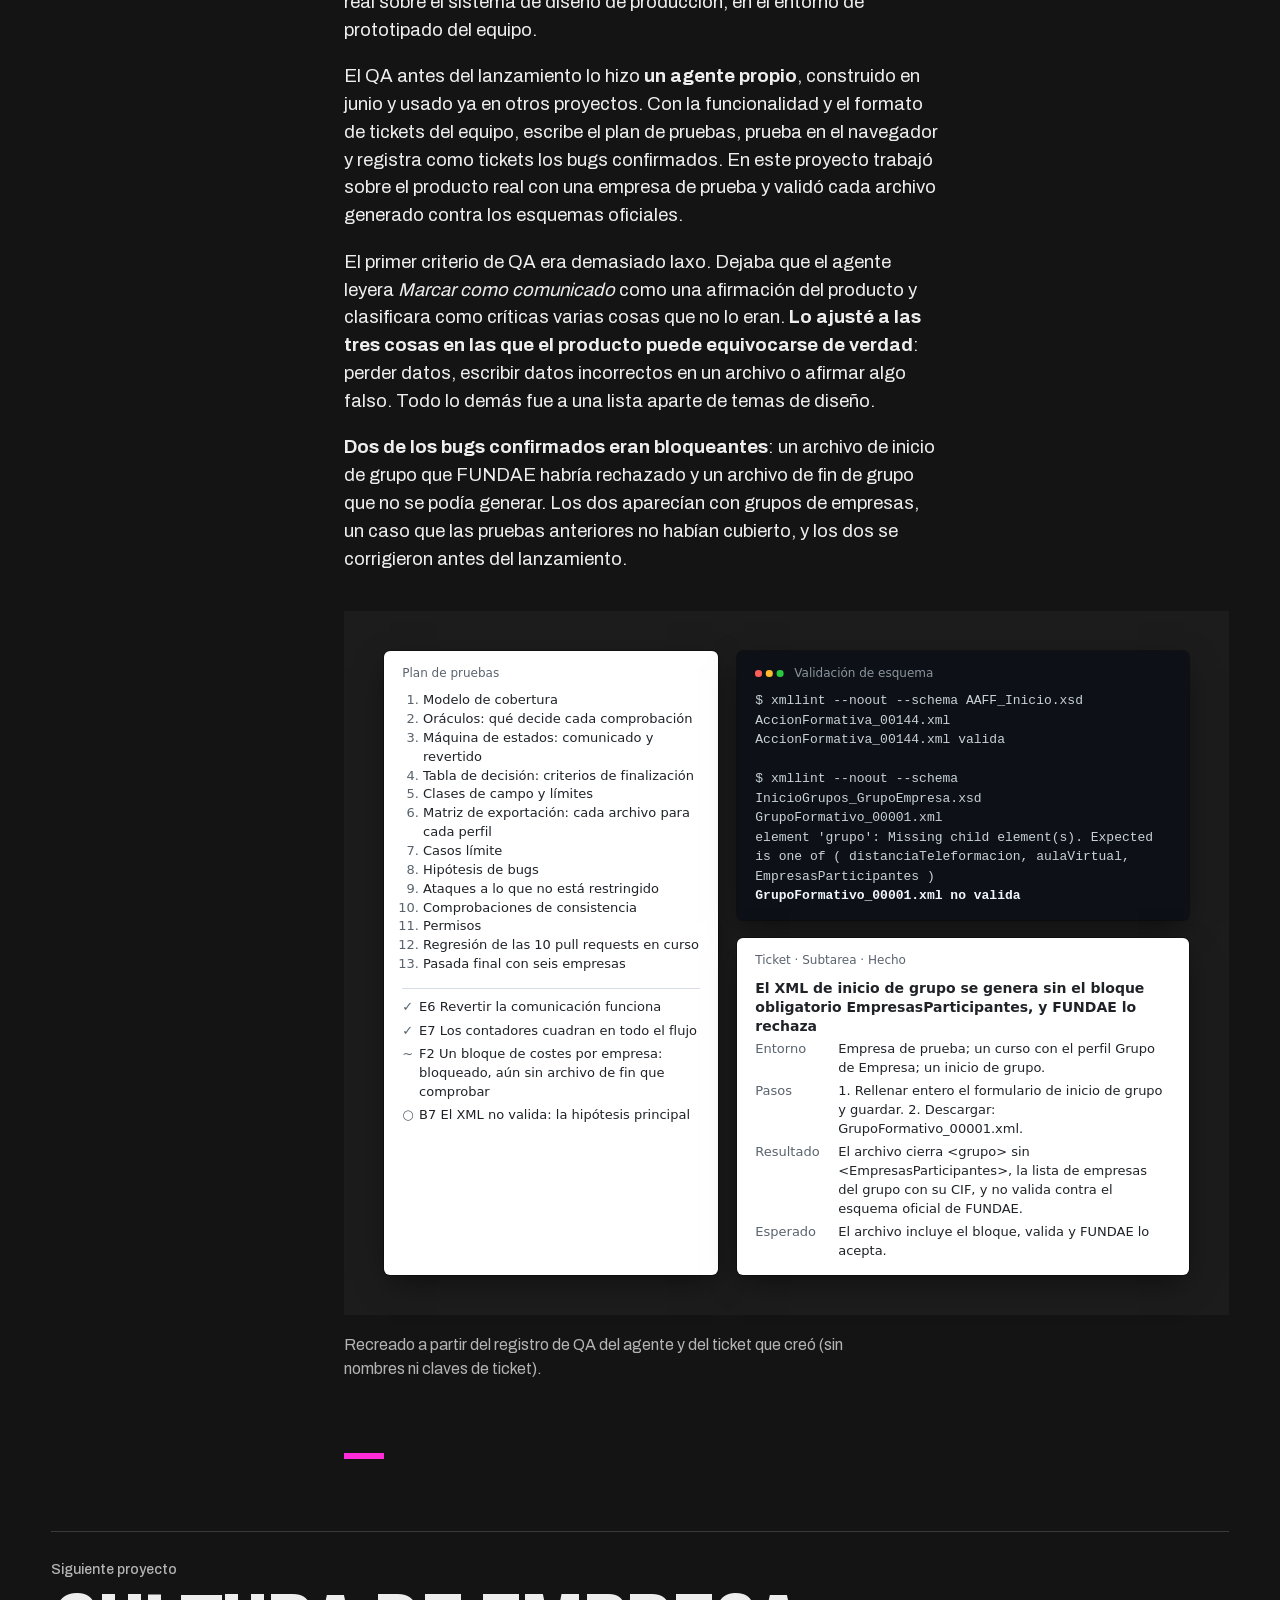
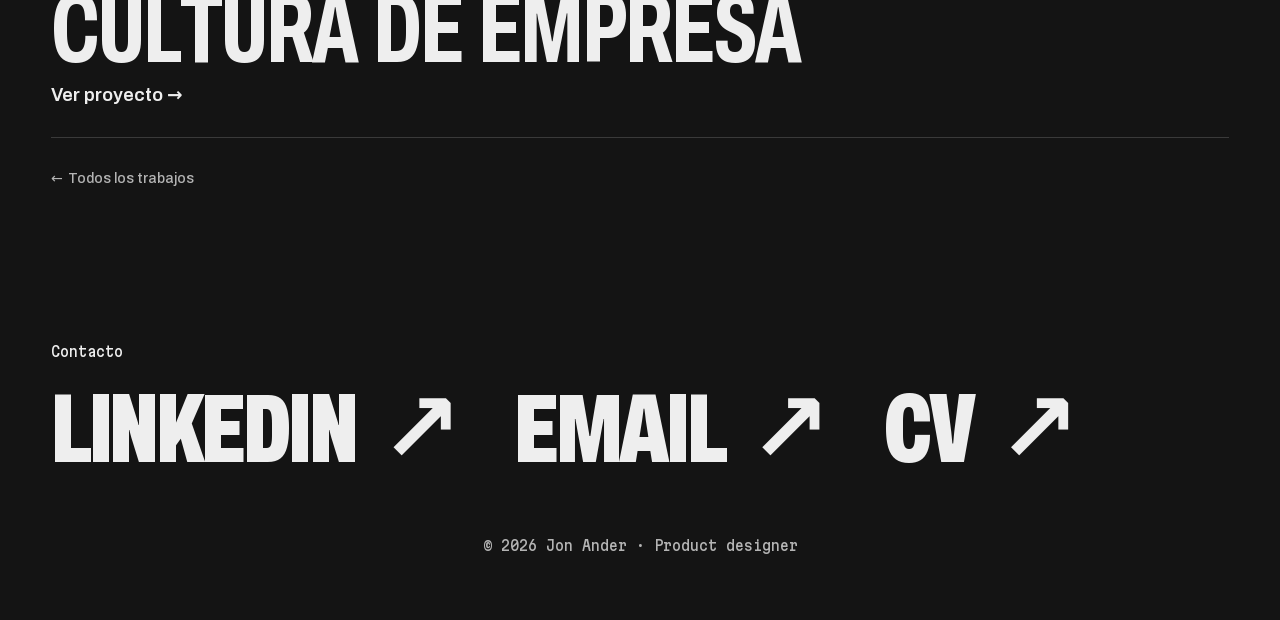
<file: es/work/subsidy-filings/index.html>
<!doctype html>
<html lang="es" data-theme="dark">
<head>
<meta charset="utf-8">
<meta name="viewport" content="width=device-width, initial-scale=1">
<title>Bonificaciones FUNDAE · Caso de diseño de producto · Jon Ander</title>
<meta name="description" content="Caso: las comunicaciones a FUNDAE dentro de Factorial, el software de RR. HH. De los trámites preparados a mano a un flujo en el producto: 158 comunicaciones de 22 empresas en las primeras 11 semanas, sin contar la beta.">
<meta name="author" content="Jon Ander">
<link rel="canonical" href="https://jonanderdesign.github.io/es/work/subsidy-filings/">
<link rel="alternate" hreflang="en" href="https://jonanderdesign.github.io/work/subsidy-filings/">
<link rel="alternate" hreflang="es" href="https://jonanderdesign.github.io/es/work/subsidy-filings/">
<link rel="alternate" hreflang="x-default" href="https://jonanderdesign.github.io/work/subsidy-filings/">
<meta property="og:type" content="article">
<meta property="og:site_name" content="Jon Ander">
<meta property="og:title" content="Bonificaciones FUNDAE · Caso de diseño de producto · Jon Ander">
<meta property="og:description" content="Caso: las comunicaciones a FUNDAE dentro de Factorial, el software de RR. HH. De los trámites preparados a mano a un flujo en el producto: 158 comunicaciones de 22 empresas en las primeras 11 semanas, sin contar la beta.">
<meta property="og:url" content="https://jonanderdesign.github.io/es/work/subsidy-filings/">
<meta property="og:image" content="https://jonanderdesign.github.io/img/fundae/hero-1246.webp">
<meta property="og:locale" content="es_ES">
<meta property="og:locale:alternate" content="en_GB">
<meta name="twitter:card" content="summary_large_image">
<meta name="theme-color" content="#141414">
<link rel="icon" href="data:image/svg+xml,%3Csvg xmlns='http://www.w3.org/2000/svg' viewBox='0 0 32 32'%3E%3Crect width='32' height='32' fill='%23141414'/%3E%3Ctext x='13' y='24' font-family='Arial,sans-serif' font-weight='700' font-size='21' text-anchor='middle' fill='%23eee'%3EJ%3C/text%3E%3Crect x='21' y='19' width='5' height='5' fill='%23ff2bd6'/%3E%3C/svg%3E">
<script>try{if(sessionStorage.getItem('arriveB')==='1')document.documentElement.dataset.arrived='blocks'}catch(e){}</script>
<link rel="preload" href="../../../fonts/archivo-latin.woff2" as="font" type="font/woff2" crossorigin>
<link rel="preload" href="../../../fonts/martian-mono-latin.woff2" as="font" type="font/woff2" crossorigin>
<link rel="stylesheet" href="../../../css/site.css?v=202611191223">
<script type="application/ld+json">{"@context": "https://schema.org", "@type": "Article", "headline": "Bonificaciones FUNDAE", "description": "Caso: las comunicaciones a FUNDAE dentro de Factorial, el software de RR. HH. De los trámites preparados a mano a un flujo en el producto: 158 comunicaciones de 22 empresas en las primeras 11 semanas, sin contar la beta.", "inLanguage": "es", "url": "https://jonanderdesign.github.io/es/work/subsidy-filings/", "mainEntityOfPage": "https://jonanderdesign.github.io/es/work/subsidy-filings/", "image": "https://jonanderdesign.github.io/img/fundae/hero-1246.webp", "author": {"@type": "Person", "name": "Jon Ander", "jobTitle": "Product designer", "url": "https://jonanderdesign.github.io/", "sameAs": ["https://www.linkedin.com/in/jon-ander-saenz/"], "address": {"@type": "PostalAddress", "addressLocality": "Madrid", "addressCountry": "ES"}, "worksFor": {"@type": "Organization", "name": "Factorial"}, "knowsAbout": ["Product design", "B2B software", "HR software", "AI products", "Agentic workflows", "Prototyping in code", "Design systems"]}, "publisher": {"@type": "Person", "name": "Jon Ander", "jobTitle": "Product designer", "url": "https://jonanderdesign.github.io/", "sameAs": ["https://www.linkedin.com/in/jon-ander-saenz/"], "address": {"@type": "PostalAddress", "addressLocality": "Madrid", "addressCountry": "ES"}, "worksFor": {"@type": "Organization", "name": "Factorial"}, "knowsAbout": ["Product design", "B2B software", "HR software", "AI products", "Agentic workflows", "Prototyping in code", "Design systems"]}}</script>
</head>
<body>
<div class="page inv case-page">

<header class="top">
  <div class="center bar">
    <a class="brand strong" href="../../#top">Jon Ander<span class="dot" aria-hidden="true">.</span></a>
    <div class="tools" id="sitemenu">
      <nav class="cluster" style="--c:var(--space-s)" aria-label="Principal"><a class="nav-home" href="../../#top">Inicio</a><a class="nav-work" href="../../#work" data-nav aria-current="true">Trabajo</a><a href="../../about.html" data-nav>Sobre mí</a><a href="#contact">Contacto</a></nav>
      <div class="lang" role="group" aria-label="Idioma"><a href="../../../work/subsidy-filings/" lang="en" hreflang="en" title="English version">EN</a><span class="sep" aria-hidden="true">/</span><span aria-current="true" lang="es">ES</span></div>
      <div class="cluster" style="--c:var(--space-3xs)">
      <button class="ib" id="themeBtn" type="button"></button>
      <button class="ib" id="fxBtn" type="button"></button>
      </div>
    <button class="menu-btn ib" id="menuBtn" type="button" aria-expanded="false" aria-controls="sitemenu" aria-label="Abrir el menú"><svg viewBox="0 0 24 24" aria-hidden="true"><path d="M4 7h16"/><path d="M4 12h16"/><path d="M4 17h16"/></svg><svg class="x" viewBox="0 0 24 24" aria-hidden="true"><path d="M6 6l12 12"/><path d="M18 6L6 18"/></svg></button></div>
  </div>
</header>

<main>
  <header class="chead center stack" style="--s:var(--space-m)">
    <a class="label back" href="../../#work" data-nav><i aria-hidden="true">←</i> Todos los trabajos</a>
    <h1 class="display ctitle"><span class="gl gx" data-text="Bonificaciones FUNDAE." data-land>Bonificaciones FUNDAE<span class="dot" aria-hidden="true">.</span></span></h1>
    <div class="sidebar hero hero-wide" style="--side:20rem;--min:100%;--g:var(--space-m) var(--space-l)">
      <p class="side statement cstory">Cómo las empresas recuperan parte del coste de su formación: <b>de los trámites preparados a mano a un flujo dentro de Factorial</b>.</p>
      <figure class="main fig"><div class="plate"><a class="zoom" href="../../../img/fundae/hero-2784.webp" data-zoom="../../../img/fundae/hero-1392.webp 1x, ../../../img/fundae/hero-2784.webp 2x" data-w="1392"><img src="../../../img/fundae/hero-1246.webp" srcset="../../../img/fundae/hero-1246.webp 1246w, ../../../img/fundae/hero-2492.webp 2492w" sizes="(min-width: 90rem) 1246px, calc(100vw - 6rem)" width="1246" height="381" alt="La comunicación de fin de un grupo en Factorial: estado No comunicado, el botón Marcar como comunicado y Descargar desactivado."></a></div><figcaption>La comunicación de fin de un grupo, en local con datos de prueba. <i>Descargar</i> solo se activa cuando están completos los datos que pide FUNDAE. <i>Marcar como comunicado</i> solo registra lo que RR.&nbsp;HH. ya ha hecho en el portal de FUNDAE.</figcaption></figure>
    </div>
    <div class="sidebar overview" style="--side:16rem;--min:55%;--g:var(--space-s) var(--space-l)">
      <p class="side label strong">Resumen</p>
      <div class="main stack" style="--s:var(--space-s)">
        <dl class="facts">
      <div><dt>Empresa</dt><dd>Factorial, software de RR.&nbsp;HH.</dd></div>
      <div><dt>Equipo</dt><dd>El engineering manager y los ingenieros del equipo de formación</dd></div>
      <div><dt>Cuándo</dt><dd>De junio a agosto de 2026, <b>en producción el 27&nbsp;de agosto</b></dd></div>
      <div class="wide"><dt>Resultado</dt><dd><b>158 comunicaciones de 22 empresas</b> en sus primeras 11 semanas, sin contar las empresas de la beta</dd></div>
    </dl>
        <p class="nda">Las pantallas usan datos inventados.</p>
      </div>
    </div>
  </header>

  <section class="csec center sidebar" style="--side:16rem;--min:55%;--g:var(--space-s) var(--space-l)" aria-labelledby="h-context">
    <h2 id="h-context" class="side display chap">El problema</h2>
    <div class="main stack" style="--s:var(--space-s)">
      <div class="ctext">
      <p>Las empresas en España pueden recuperar parte de lo que invierten en formación a través de FUNDAE, la fundación pública que gestiona estas bonificaciones. Para conseguirlo tienen que comunicar tres cosas por cada curso: el propio curso, el inicio de cada grupo y el fin de cada grupo. Cada comunicación es un archivo XML que FUNDAE valida contra sus propios esquemas, y las tres se reparten a lo largo de meses.</p>
      <p>212 empresas tenían FUNDAE configurado en Factorial y no habían exportado ni una sola comunicación. Cerrar ese hueco era el objetivo del proyecto.</p>
      <p class="ctext"><b>Trámites fuera del producto.</b> Factorial ya guardaba todos los datos que piden esos archivos. Sin embargo, la exportación que existía solo generaba la última de las tres, así que los equipos de RR.&nbsp;HH. preparaban las otras dos a mano, fuera del producto, con el riesgo de que FUNDAE las rechazara.</p>
      <p class="ctext"><b>Sin visibilidad del proceso.</b> Como el inicio y el fin se comunican de nuevo por cada grupo, un solo curso puede suponer muchas comunicaciones a lo largo del tiempo. Nada en el producto mostraba cuáles estaban hechas y cuáles seguían pendientes.</p>
    </div>
    <ol class="flow viz" aria-label="Las tres comunicaciones de un curso bonificado" style="margin-block-start:var(--space-s)">
      <li><b>El curso</b><span>Se comunica una vez, al crear el curso</span></li>
      <li class="arr" aria-hidden="true">→</li>
      <li><b>Empieza cada grupo</b><span>Se comunica de nuevo por cada grupo</span></li>
      <li class="arr" aria-hidden="true">→</li>
      <li><b>Termina cada grupo</b><span>Cuando el grupo acaba, con costes y participantes. La única que generaba la exportación antigua</span></li>
    </ol></div>
  </section>

  <section class="csec center sidebar" style="--side:16rem;--min:55%;--g:var(--space-s) var(--space-l)" aria-labelledby="h-turn">
    <h2 id="h-turn" class="side display chap">Las decisiones</h2>
    <div class="main stack" style="--s:var(--space-m)">
      <article class="dec stack" style="--s:var(--space-s)">
        <h3>Decisión 1: Generar un archivo no es lo mismo que comunicarlo.</h3>
        <p class="ctext">Factorial no tiene conexión con el portal de FUNDAE. RR.&nbsp;HH. descarga el archivo del producto y lo sube al portal a mano, a veces días después. Si el producto diera una comunicación por hecha en el momento de generar el archivo, estaría afirmando algo que no puede comprobar.</p>
        <p class="ctext">Mantuve los dos pasos separados. El producto genera el archivo y sigue el proceso, y RR.&nbsp;HH. confirma la comunicación con <i>Marcar como comunicado</i> cuando el archivo se ha presentado de verdad. El coste es que el estado es tan fiable como el registro de RR.&nbsp;HH., y la interfaz lo dice.</p>
      </article>
      <ol class="flow viz" style="margin-block:var(--space-s) var(--space-m)" aria-label="De generar el archivo a comunicarlo">
        <li><b>Generar</b><span>Factorial construye el XML</span></li>
        <li class="arr" aria-hidden="true">→</li>
        <li><b>Descargar</b><span>RR.&nbsp;HH. guarda el archivo</span></li>
        <li class="arr" aria-hidden="true">→</li>
        <li class="out"><b>Subir a FUNDAE</b><span>A mano, fuera de Factorial, quizá otro día</span></li>
        <li class="arr" aria-hidden="true">→</li>
        <li class="key"><b>Marcar como comunicado</b><span>Solo RR.&nbsp;HH. puede confirmarlo</span></li>
      </ol>
      <article class="dec stack" style="--s:var(--space-s)">
        <h3>Decisión 2: Seguimiento por grupo, en una página propia.</h3>
        <p class="ctext">La unidad que importa es el grupo, no el curso, porque el inicio y el fin se comunican por cada uno. El proceso FUNDAE tiene su propia página dentro de cada curso, organizada por paso y con una fila por grupo que muestra su estado.</p>
        <p class="ctext">Las tres primeras maquetas ponían el proceso en una pestaña dentro de la página del curso. En todas se leía como una pestaña más y no como una secuencia de pasos, así que le di una página propia.</p>
      </article>
      <figure class="fig" aria-label="La página publicada y tres maquetas descartadas dentro de la página del curso">
          <div class="plate board">
            <div class="frame">
              <a class="zoom" href="../../../img/fundae/list-2784.webp" data-zoom="../../../img/fundae/list-1392.webp 1x, ../../../img/fundae/list-2784.webp 2x" data-w="1392"><img loading="lazy" decoding="async" src="../../../img/fundae/list-466.webp" srcset="../../../img/fundae/list-466.webp 466w, ../../../img/fundae/list-932.webp 932w" sizes="(min-width: 90rem) 466px, (min-width: 48rem) calc(50vw - 13rem), calc(100vw - 4rem)" width="466" height="185" alt="La página FUNDAE de un curso: los tres pasos a la izquierda y, en Finalización, una fila por grupo con su estado."></a>
              <p class="fname"><b>Publicada:</b> página propia, organizada por paso, una fila por grupo</p>
            </div>
            <div class="alts">
              <div class="frame"><a class="zoom" href="../../../img/fundae/tab-a-2396.webp" data-zoom="../../../img/fundae/tab-a-1198.webp 1x, ../../../img/fundae/tab-a-2396.webp 2x" data-w="1198"><img loading="lazy" decoding="async" src="../../../img/fundae/tab-a-466.webp" srcset="../../../img/fundae/tab-a-466.webp 466w, ../../../img/fundae/tab-a-932.webp 932w" sizes="(min-width: 90rem) 466px, (min-width: 48rem) calc(50vw - 13rem), calc(100vw - 4rem)" width="466" height="185" alt="Maqueta descartada A: FUNDAE dentro de la página del curso, bajo sus pestañas, con pasos horizontales."></a><p class="fname"><b>Descartada A:</b> pasos horizontales</p></div>
              <div class="frame"><a class="zoom" href="../../../img/fundae/tab-b-2396.webp" data-zoom="../../../img/fundae/tab-b-1198.webp 1x, ../../../img/fundae/tab-b-2396.webp 2x" data-w="1198"><img loading="lazy" decoding="async" src="../../../img/fundae/tab-b-466.webp" srcset="../../../img/fundae/tab-b-466.webp 466w, ../../../img/fundae/tab-b-932.webp 932w" sizes="(min-width: 90rem) 466px, (min-width: 48rem) calc(50vw - 13rem), calc(100vw - 4rem)" width="466" height="185" alt="Maqueta descartada B: FUNDAE dentro de la página del curso, bajo sus pestañas, con pasos verticales."></a><p class="fname"><b>Descartada B:</b> pasos verticales</p></div>
              <div class="frame"><a class="zoom" href="../../../img/fundae/tab-c-2396.webp" data-zoom="../../../img/fundae/tab-c-1198.webp 1x, ../../../img/fundae/tab-c-2396.webp 2x" data-w="1198"><img loading="lazy" decoding="async" src="../../../img/fundae/tab-c-466.webp" srcset="../../../img/fundae/tab-c-466.webp 466w, ../../../img/fundae/tab-c-932.webp 932w" sizes="(min-width: 90rem) 466px, (min-width: 48rem) calc(50vw - 13rem), calc(100vw - 4rem)" width="466" height="185" alt="Maqueta descartada C: FUNDAE dentro de la página del curso, bajo sus pestañas, con un stepper compacto."></a><p class="fname"><b>Descartada C:</b> stepper compacto</p></div>
            </div>
          </div>
          <figcaption>La página publicada, en local con datos de prueba. Las tres maquetas descartadas iban dentro de la página del curso, bajo sus pestañas (del prototipo).</figcaption>
        </figure>
    </div>
  </section>

  <section class="csec center sidebar" style="--side:16rem;--min:55%;--g:var(--space-s) var(--space-l)" aria-labelledby="h-costs">
    <h2 id="h-costs" class="side display chap">Costes por empresa</h2>
    <div class="main stack" style="--s:var(--space-m)">
      <article class="dec stack" style="--s:var(--space-s)">
        <h3>Decisión 3: Reparto de costes por empresa, sin interruptor.</h3>
        <p class="ctext">Cuando un curso pertenece a un grupo de empresas, cada empresa puede recuperar hasta su propio límite, calculado a partir de sus propios participantes. En cuanto un curso se comunica así, el producto pide el reparto y desglosa los costes por la empresa de cada participante, sin opción de saltárselo. Esto difiere de los presupuestos de formación de Factorial, donde repartir por empresa es una elección, y la inconsistencia es deliberada: en presupuestos el reparto es una preferencia de la empresa, mientras que para FUNDAE es una condición de la comunicación, así que un interruptor solo habría servido para que RR.&nbsp;HH. generara un archivo que FUNDAE rechazaría.</p>
      </article>
      <figure class="fig"><div class="plate"><a class="zoom" href="../../../img/fundae/costs-1968.webp" data-zoom="../../../img/fundae/costs-984.webp 1x, ../../../img/fundae/costs-1968.webp 2x" data-w="984"><img loading="lazy" decoding="async" src="../../../img/fundae/costs-952.webp" srcset="../../../img/fundae/costs-952.webp 952w, ../../../img/fundae/costs-1904.webp 1904w" sizes="(min-width: 90rem) 952px, (min-width: 48rem) calc(100vw - 25rem), calc(100vw - 4rem)" width="952" height="315" alt="Los costes de un grupo tras el reparto: la regla de que cada empresa recupera hasta su propio máximo, el coste total y los costes directos, indirectos y salariales de una empresa con sus participantes."></a></div><figcaption>El mismo grupo con los costes repartidos: cada empresa tiene los suyos y el producto enuncia la regla de lo que cada una puede recuperar (en local con datos de prueba).</figcaption></figure>
    </div>
  </section>

  <section class="csec center sidebar" style="--side:16rem;--min:55%;--g:var(--space-s) var(--space-l)" aria-labelledby="h-result">
    <h2 id="h-result" class="side display chap">Resultado</h2>
    <div class="main stack" style="--s:var(--space-s)">
      <p class="result">En sus primeras 11 semanas desde el lanzamiento, sin contar las empresas de la beta:</p>
      <dl class="stats">
        <div><dt>comunicaciones marcadas como comunicadas</dt><dd>158</dd></div>
        <div><dt>empresas que comunican con él</dt><dd>22</dd></div>
      </dl>
      <p class="ctext">El flujo sustituyó a la exportación anterior, que el equipo retiró en octubre, y el equipo de formación ha construido después una calculadora de costes salariales sobre la misma estructura.</p>
    </div>
  </section>
  <section class="csec center sidebar" style="--side:16rem;--min:55%;--g:var(--space-s) var(--space-l)" aria-labelledby="h-ai">
    <h2 id="h-ai" class="side display chap">Trabajar con IA</h2>
    <div class="main stack" style="--s:0">
      <article class="dec stack" style="--s:var(--space-s)">
        <h3>Del brief al lanzamiento</h3>
        <ol class="flow viz" style="margin-block:var(--space-s) var(--space-m)" aria-label="El trabajo, paso a paso">
          <li><b>Brief</b><span>Claude Code, con la especificación, los tickets y las PR por MCP; los esquemas de FUNDAE como fuente de verdad</span></li>
          <li class="arr" aria-hidden="true">→</li>
          <li><b>Código real</b><span>El flujo con componentes de producción, en el entorno de prototipado del equipo; tres maquetas probadas</span></li>
          <li class="arr" aria-hidden="true">→</li>
          <li class="key"><b>Agentes</b><span>Un agente de QA propio antes del lanzamiento: dos bugs bloqueantes encontrados y corregidos antes de salir</span></li>
          <li class="arr" aria-hidden="true">→</li>
          <li class="key"><b>Puertas</b><span>Cada XML validado contra los esquemas oficiales; un bug es perder datos, un archivo erróneo o una afirmación falsa</span></li>
          <li class="arr" aria-hidden="true">→</li>
          <li><b>Equipo</b><span>Tickets en el formato de ingeniería; en producción el 27 de agosto; 158 comunicaciones de 22 empresas</span></li>
        </ol>
        <p class="ctext">El trabajo de diseño se gestionó desde Claude Code, con la especificación, los tickets y las pull requests ya integradas conectados por MCP. Tomé <b>los esquemas oficiales de FUNDAE, y no la exportación anterior ni una demo, como fuente de verdad</b> de lo que debe contener cada comunicación. El flujo se construyó en código real sobre el sistema de diseño de producción, en el entorno de prototipado del equipo.</p>
        <p class="ctext">El QA antes del lanzamiento lo hizo <b>un agente propio</b>, construido en junio y usado ya en otros proyectos. Con la funcionalidad y el formato de tickets del equipo, escribe el plan de pruebas, prueba en el navegador y registra como tickets los bugs confirmados. En este proyecto trabajó sobre el producto real con una empresa de prueba y validó cada archivo generado contra los esquemas oficiales.</p>
        <p class="ctext">El primer criterio de QA era demasiado laxo. Dejaba que el agente leyera <i>Marcar como comunicado</i> como una afirmación del producto y clasificara como críticas varias cosas que no lo eran. <b>Lo ajusté a las tres cosas en las que el producto puede equivocarse de verdad</b>: perder datos, escribir datos incorrectos en un archivo o afirmar algo falso. Todo lo demás fue a una lista aparte de temas de diseño.</p>
        <p class="ctext"><b>Dos de los bugs confirmados eran bloqueantes</b>: un archivo de inicio de grupo que FUNDAE habría rechazado y un archivo de fin de grupo que no se podía generar. Los dos aparecían con grupos de empresas, un caso que las pruebas anteriores no habían cubierto, y los dos se corrigieron antes del lanzamiento.</p>
        <figure class="fig" aria-label="QA con un agente: el plan de pruebas, la validación de esquema y el ticket">
          <div class="plate docs">
            <div class="doc paper plan">
              <p class="pk">Plan de pruebas</p>
              <ol class="plan-sec">
                <li>Modelo de cobertura</li>
                <li>Oráculos: qué decide cada comprobación</li>
                <li>Máquina de estados: comunicado y revertido</li>
                <li>Tabla de decisión: criterios de finalización</li>
                <li>Clases de campo y límites</li>
                <li>Matriz de exportación: cada archivo para cada perfil</li>
                <li>Casos límite</li>
                <li>Hipótesis de bugs</li>
                <li>Ataques a lo que no está restringido</li>
                <li>Comprobaciones de consistencia</li>
                <li>Permisos</li>
                <li>Regresión de las 10 pull requests en curso</li>
                <li>Pasada final con seis empresas</li>
              </ol>
              <ul class="checks">
                <li><i aria-label="pasa">✓</i><span>E6 Revertir la comunicación funciona</span></li>
                <li><i aria-label="pasa">✓</i><span>E7 Los contadores cuadran en todo el flujo</span></li>
                <li><i aria-label="bloqueado">~</i><span>F2 Un bloque de costes por empresa: bloqueado, aún sin archivo de fin que comprobar</span></li>
                <li><i aria-label="abierto">○</i><span>B7 El XML no valida: la hipótesis principal</span></li>
              </ul>
            </div>
            <div class="doc termwin term">
              <p class="pk">Validación de esquema</p>
<pre><code>$ xmllint --noout --schema AAFF_Inicio.xsd AccionFormativa_00144.xml
AccionFormativa_00144.xml valida

$ xmllint --noout --schema InicioGrupos_GrupoEmpresa.xsd GrupoFormativo_00001.xml
element 'grupo': Missing child element(s). Expected is one of ( distanciaTeleformacion, aulaVirtual, EmpresasParticipantes )
<b>GrupoFormativo_00001.xml no valida</b></code></pre>
            </div>
            <div class="doc paper ticket">
              <p class="pk">Ticket · Subtarea · Hecho</p>
              <p class="tt">El XML de inicio de grupo se genera sin el bloque obligatorio EmpresasParticipantes, y FUNDAE lo rechaza</p>
              <dl>
                <dt>Entorno</dt><dd>Empresa de prueba; un curso con el perfil Grupo de Empresa; un inicio de grupo.</dd>
                <dt>Pasos</dt><dd>1. Rellenar entero el formulario de inicio de grupo y guardar. 2. Descargar: GrupoFormativo_00001.xml.</dd>
                <dt>Resultado</dt><dd>El archivo cierra &lt;grupo&gt; sin &lt;EmpresasParticipantes&gt;, la lista de empresas del grupo con su CIF, y no valida contra el esquema oficial de FUNDAE.</dd>
                <dt>Esperado</dt><dd>El archivo incluye el bloque, valida y FUNDAE lo acepta.</dd>
              </dl>
            </div>
          </div>
          <figcaption>Recreado a partir del registro de QA del agente y del ticket que creó (sin nombres ni claves de ticket).</figcaption>
        </figure>
      </article>
    </div>
  </section>

  <section class="csec center stack" style="--s:var(--space-s)" aria-label="Siguiente proyecto">
    <a class="next stack" data-nav href="../../work/workforce-culture/" style="--s:var(--space-2xs)">
      <span class="label">Siguiente proyecto</span>
      <span class="display nt"><span class="gl gx" data-text="Cultura de empresa">Cultura de empresa</span></span>
      <span class="go">Ver proyecto <i aria-hidden="true">→</i></span>
    </a>
    <a class="label back" href="../../#work" data-nav><i aria-hidden="true">←</i> Todos los trabajos</a>
  </section>
</main>

<footer class="contact center stack" id="contact" style="--s:var(--space-m)">
  <p class="label strong">Contacto</p>
  <div class="cluster" style="--c:var(--space-xs) var(--space-xl)">
    <a class="big display t6" href="https://www.linkedin.com/in/jon-ander-saenz/" target="_blank" rel="noopener"><span class="gl gx" data-text="LinkedIn">LinkedIn</span> <span>↗</span></a>
    <a class="big display t6" href="mailto:jasve90@gmail.com"><span class="gl gx" data-text="Email">Email</span> <span>↗</span></a>
    <a class="big display t6" href="../../../Jon-Ander-Saenz-Vega-CV.pdf" target="_blank" rel="noopener"><span class="gl gx" data-text="CV">CV</span> <span>↗</span></a>
  </div>
  <div class="foot label"><span>© 2026 Jon Ander · Product designer</span></div>
</footer>
</div>
<script src="../../../js/site.js?v=202611191223"></script>
</body>
</html>
</file>
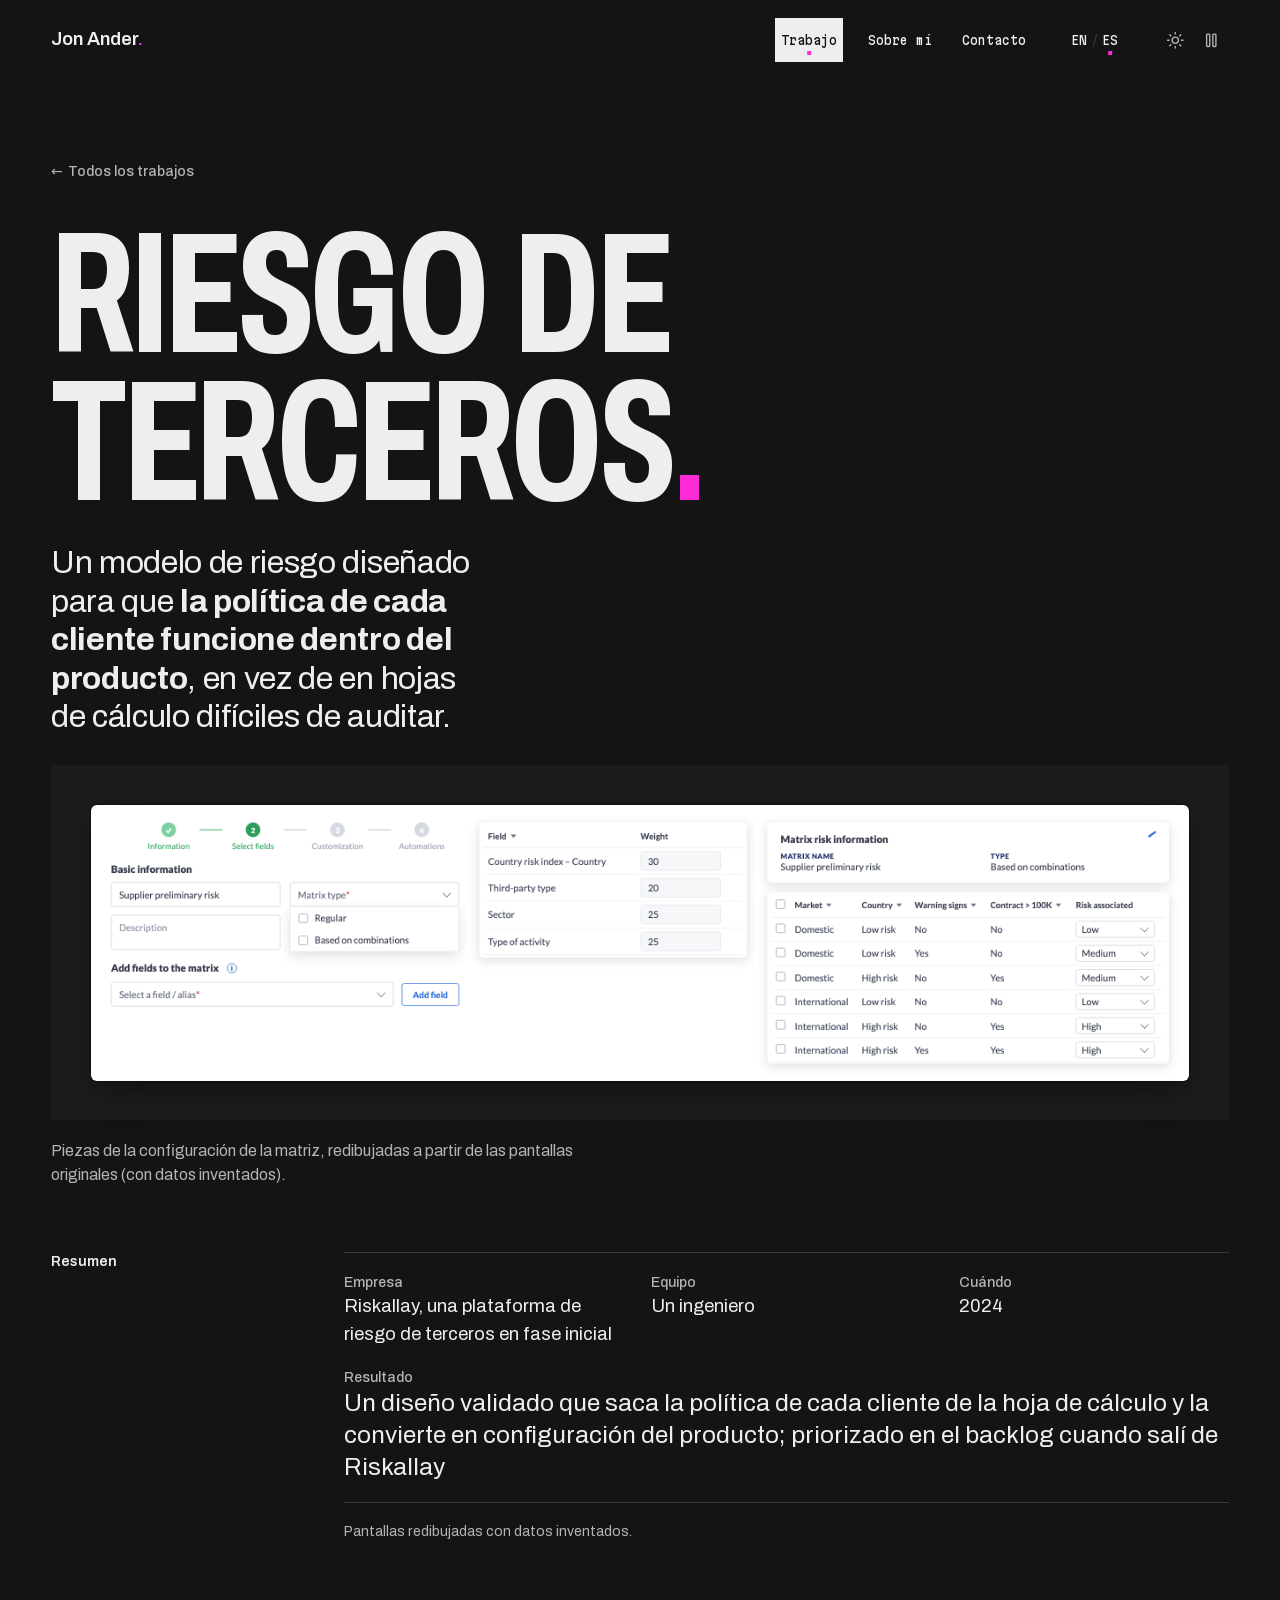
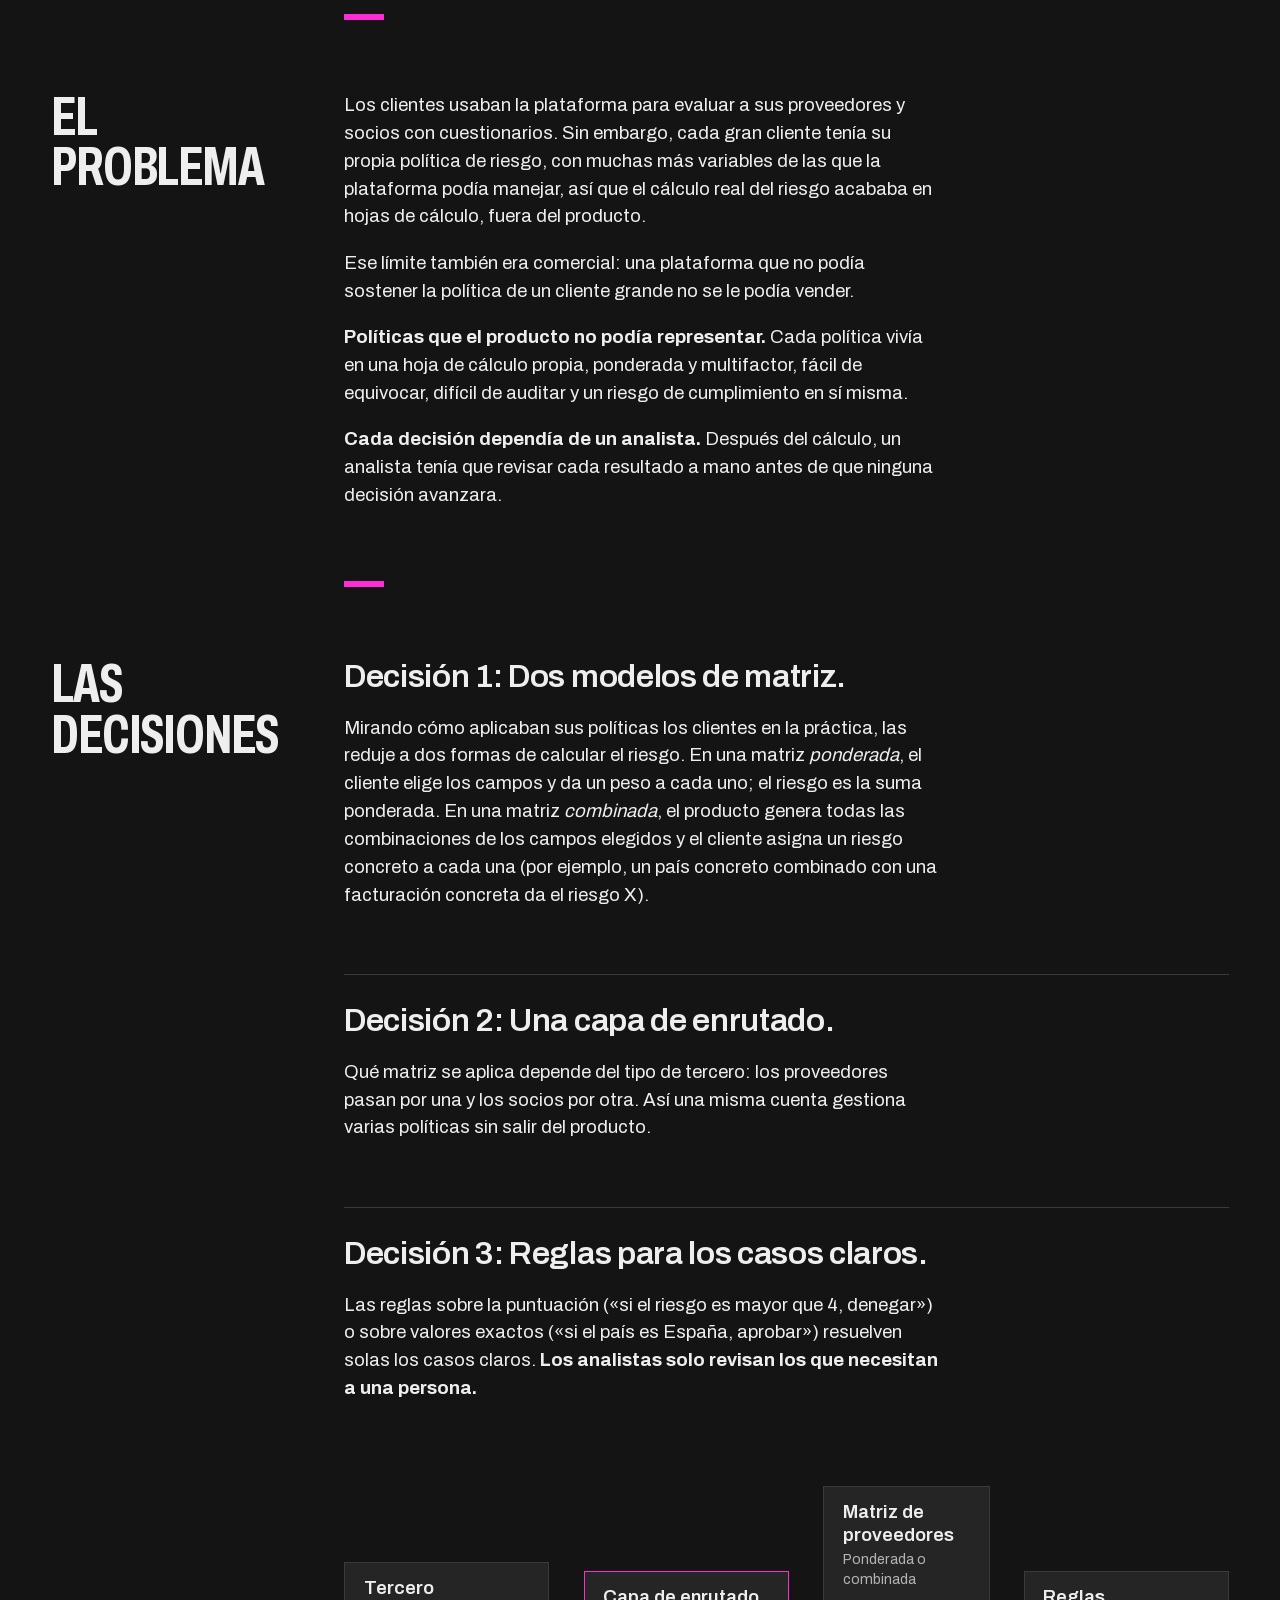
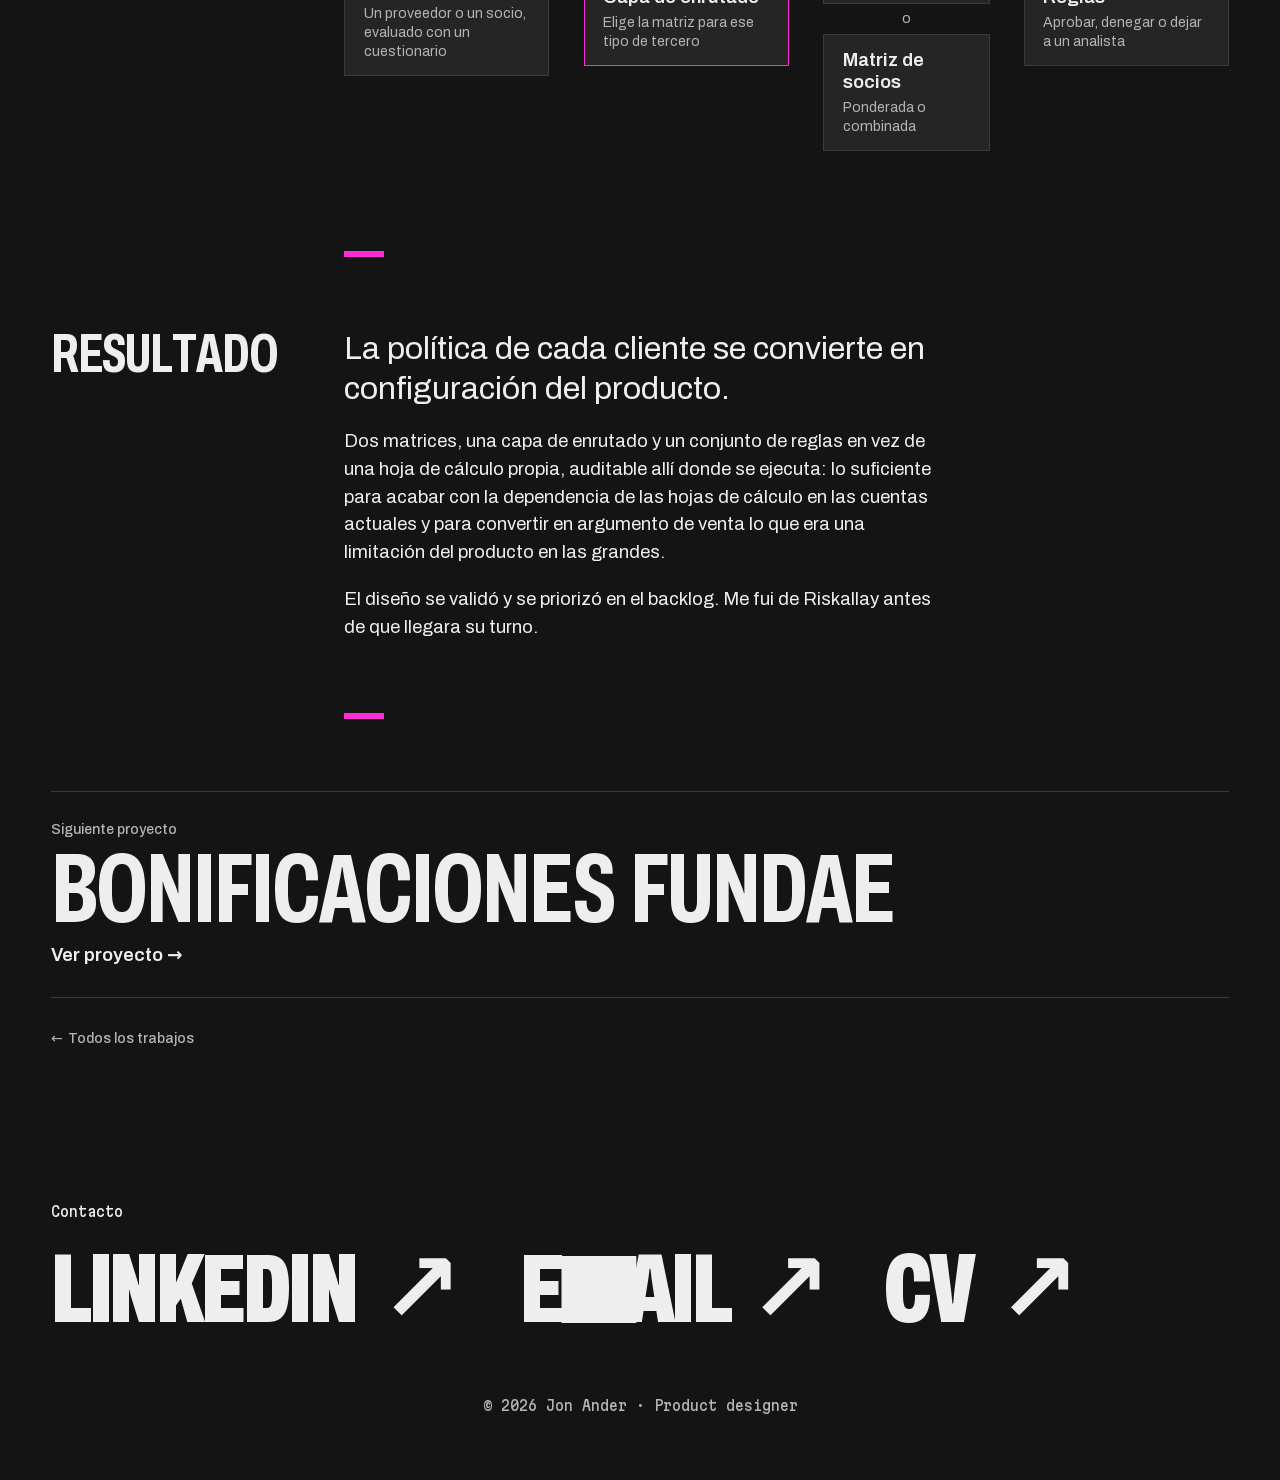
<file: es/work/third-party-risk/index.html>
<!doctype html>
<html lang="es" data-theme="dark">
<head>
<meta charset="utf-8">
<meta name="viewport" content="width=device-width, initial-scale=1">
<title>Riesgo de terceros · Caso de diseño de producto · Jon Ander</title>
<meta name="description" content="Caso: un modelo de riesgo de terceros diseñado en Riskallay para que la política de cada cliente funcione dentro del producto (dos matrices, capa de enrutado y reglas) en vez de en hojas de cálculo.">
<meta name="author" content="Jon Ander">
<link rel="canonical" href="https://jonanderdesign.github.io/es/work/third-party-risk/">
<link rel="alternate" hreflang="en" href="https://jonanderdesign.github.io/work/third-party-risk/">
<link rel="alternate" hreflang="es" href="https://jonanderdesign.github.io/es/work/third-party-risk/">
<link rel="alternate" hreflang="x-default" href="https://jonanderdesign.github.io/work/third-party-risk/">
<meta property="og:type" content="article">
<meta property="og:site_name" content="Jon Ander">
<meta property="og:title" content="Riesgo de terceros · Caso de diseño de producto · Jon Ander">
<meta property="og:description" content="Caso: un modelo de riesgo de terceros diseñado en Riskallay para que la política de cada cliente funcione dentro del producto (dos matrices, capa de enrutado y reglas) en vez de en hojas de cálculo.">
<meta property="og:url" content="https://jonanderdesign.github.io/es/work/third-party-risk/">
<meta property="og:image" content="https://jonanderdesign.github.io/img/tpr/matrix-1246.webp">
<meta property="og:locale" content="es_ES">
<meta property="og:locale:alternate" content="en_GB">
<meta name="twitter:card" content="summary_large_image">
<meta name="theme-color" content="#141414">
<link rel="icon" href="data:image/svg+xml,%3Csvg xmlns='http://www.w3.org/2000/svg' viewBox='0 0 32 32'%3E%3Crect width='32' height='32' fill='%23141414'/%3E%3Ctext x='13' y='24' font-family='Arial,sans-serif' font-weight='700' font-size='21' text-anchor='middle' fill='%23eee'%3EJ%3C/text%3E%3Crect x='21' y='19' width='5' height='5' fill='%23ff2bd6'/%3E%3C/svg%3E">
<script>try{if(sessionStorage.getItem('arriveB')==='1')document.documentElement.dataset.arrived='blocks'}catch(e){}</script>
<link rel="preload" href="../../../fonts/archivo-latin.woff2" as="font" type="font/woff2" crossorigin>
<link rel="preload" href="../../../fonts/martian-mono-latin.woff2" as="font" type="font/woff2" crossorigin>
<link rel="stylesheet" href="../../../css/site.css?v=202611191223">
<script type="application/ld+json">{"@context": "https://schema.org", "@type": "Article", "headline": "Riesgo de terceros", "description": "Caso: un modelo de riesgo de terceros diseñado en Riskallay para que la política de cada cliente funcione dentro del producto (dos matrices, capa de enrutado y reglas) en vez de en hojas de cálculo.", "inLanguage": "es", "url": "https://jonanderdesign.github.io/es/work/third-party-risk/", "mainEntityOfPage": "https://jonanderdesign.github.io/es/work/third-party-risk/", "image": "https://jonanderdesign.github.io/img/tpr/matrix-1246.webp", "author": {"@type": "Person", "name": "Jon Ander", "jobTitle": "Product designer", "url": "https://jonanderdesign.github.io/", "sameAs": ["https://www.linkedin.com/in/jon-ander-saenz/"], "address": {"@type": "PostalAddress", "addressLocality": "Madrid", "addressCountry": "ES"}, "worksFor": {"@type": "Organization", "name": "Factorial"}, "knowsAbout": ["Product design", "B2B software", "HR software", "AI products", "Agentic workflows", "Prototyping in code", "Design systems"]}, "publisher": {"@type": "Person", "name": "Jon Ander", "jobTitle": "Product designer", "url": "https://jonanderdesign.github.io/", "sameAs": ["https://www.linkedin.com/in/jon-ander-saenz/"], "address": {"@type": "PostalAddress", "addressLocality": "Madrid", "addressCountry": "ES"}, "worksFor": {"@type": "Organization", "name": "Factorial"}, "knowsAbout": ["Product design", "B2B software", "HR software", "AI products", "Agentic workflows", "Prototyping in code", "Design systems"]}}</script>
</head>
<body>
<div class="page inv case-page">

<header class="top">
  <div class="center bar">
    <a class="brand strong" href="../../#top">Jon Ander<span class="dot" aria-hidden="true">.</span></a>
    <div class="tools" id="sitemenu">
      <nav class="cluster" style="--c:var(--space-s)" aria-label="Principal"><a class="nav-home" href="../../#top">Inicio</a><a class="nav-work" href="../../#work" data-nav aria-current="true">Trabajo</a><a href="../../about.html" data-nav>Sobre mí</a><a href="#contact">Contacto</a></nav>
      <div class="lang" role="group" aria-label="Idioma"><a href="../../../work/third-party-risk/" lang="en" hreflang="en" title="English version">EN</a><span class="sep" aria-hidden="true">/</span><span aria-current="true" lang="es">ES</span></div>
      <div class="cluster" style="--c:var(--space-3xs)">
      <button class="ib" id="themeBtn" type="button"></button>
      <button class="ib" id="fxBtn" type="button"></button>
      </div>
    <button class="menu-btn ib" id="menuBtn" type="button" aria-expanded="false" aria-controls="sitemenu" aria-label="Abrir el menú"><svg viewBox="0 0 24 24" aria-hidden="true"><path d="M4 7h16"/><path d="M4 12h16"/><path d="M4 17h16"/></svg><svg class="x" viewBox="0 0 24 24" aria-hidden="true"><path d="M6 6l12 12"/><path d="M18 6L6 18"/></svg></button></div>
  </div>
</header>

<main>
  <header class="chead center stack" style="--s:var(--space-m)">
    <a class="label back" href="../../#work" data-nav><i aria-hidden="true">←</i> Todos los trabajos</a>
    <h1 class="display ctitle"><span class="gl gx" data-text="Riesgo de terceros." data-land>Riesgo de terceros<span class="dot" aria-hidden="true">.</span></span></h1>
    <div class="sidebar hero hero-wide" style="--side:20rem;--min:100%;--g:var(--space-m) var(--space-l)">
      <p class="side statement cstory">Un modelo de riesgo diseñado para que <b>la política de cada cliente funcione dentro del producto</b>, en vez de en hojas de cálculo difíciles de auditar.</p>
      <figure class="main fig"><div class="plate"><a class="zoom" href="../../../img/tpr/matrix-3280.webp" data-zoom="../../../img/tpr/matrix-1640.webp 1x, ../../../img/tpr/matrix-3280.webp 2x" data-w="1640"><img src="../../../img/tpr/matrix-1246.webp" srcset="../../../img/tpr/matrix-1246.webp 1246w, ../../../img/tpr/matrix-2492.webp 2492w" sizes="(min-width: 90rem) 1246px, calc(100vw - 6rem)" width="1246" height="313" alt="Configuración de una matriz de riesgo: información básica con los dos tipos de matriz, Normal y Basada en combinaciones; campos con su peso; y una tabla donde cada combinación de mercado, país, señales de alerta y tamaño de contrato tiene su propio riesgo."></a></div><figcaption>Piezas de la configuración de la matriz, redibujadas a partir de las pantallas originales (con datos inventados).</figcaption></figure>
    </div>
    <div class="sidebar overview" style="--side:16rem;--min:55%;--g:var(--space-s) var(--space-l)">
      <p class="side label strong">Resumen</p>
      <div class="main stack" style="--s:var(--space-s)">
        <dl class="facts">
      <div><dt>Empresa</dt><dd>Riskallay, una plataforma de riesgo de terceros en fase inicial</dd></div>
      <div><dt>Equipo</dt><dd>Un ingeniero</dd></div>
      <div><dt>Cuándo</dt><dd>2024</dd></div>
      <div class="wide"><dt>Resultado</dt><dd>Un diseño validado que saca la política de cada cliente de la hoja de cálculo y la convierte en configuración del producto; priorizado en el backlog cuando salí de Riskallay</dd></div>
    </dl>
        <p class="nda">Pantallas redibujadas con datos inventados.</p>
      </div>
    </div>
  </header>

  <section class="csec center sidebar" style="--side:16rem;--min:55%;--g:var(--space-s) var(--space-l)" aria-labelledby="h-context">
    <h2 id="h-context" class="side display chap">El problema</h2>
    <div class="main stack" style="--s:var(--space-s)">
      <div class="ctext">
      <p>Los clientes usaban la plataforma para evaluar a sus proveedores y socios con cuestionarios. Sin embargo, cada gran cliente tenía su propia política de riesgo, con muchas más variables de las que la plataforma podía manejar, así que el cálculo real del riesgo acababa en hojas de cálculo, fuera del producto.</p>
      <p>Ese límite también era comercial: una plataforma que no podía sostener la política de un cliente grande no se le podía vender.</p>
      <p class="ctext"><b>Políticas que el producto no podía representar.</b> Cada política vivía en una hoja de cálculo propia, ponderada y multifactor, fácil de equivocar, difícil de auditar y un riesgo de cumplimiento en sí misma.</p>
      <p class="ctext"><b>Cada decisión dependía de un analista.</b> Después del cálculo, un analista tenía que revisar cada resultado a mano antes de que ninguna decisión avanzara.</p>
    </div>
    </div>
  </section>

  <section class="csec center sidebar" style="--side:16rem;--min:55%;--g:var(--space-s) var(--space-l)" aria-labelledby="h-decisions">
    <h2 id="h-decisions" class="side display chap">Las decisiones</h2>
    <div class="main stack" style="--s:var(--space-m)">
      <article class="dec stack" style="--s:var(--space-s)">
        <h3>Decisión 1: Dos modelos de matriz.</h3>
        <p class="ctext">Mirando cómo aplicaban sus políticas los clientes en la práctica, las reduje a dos formas de calcular el riesgo. En una matriz <i>ponderada</i>, el cliente elige los campos y da un peso a cada uno; el riesgo es la suma ponderada. En una matriz <i>combinada</i>, el producto genera todas las combinaciones de los campos elegidos y el cliente asigna un riesgo concreto a cada una (por ejemplo, un país concreto combinado con una facturación concreta da el riesgo X).</p>
      </article>
      <article class="dec stack" style="--s:var(--space-s)">
        <h3>Decisión 2: Una capa de enrutado.</h3>
        <p class="ctext">Qué matriz se aplica depende del tipo de tercero: los proveedores pasan por una y los socios por otra. Así una misma cuenta gestiona varias políticas sin salir del producto.</p>
      </article>
      <article class="dec stack" style="--s:var(--space-s)">
        <h3>Decisión 3: Reglas para los casos claros.</h3>
        <p class="ctext">Las reglas sobre la puntuación («si el riesgo es mayor que 4, denegar») o sobre valores exactos («si el país es España, aprobar») resuelven solas los casos claros. <b>Los analistas solo revisan los que necesitan a una persona.</b></p>
      </article>
      <ol class="flow viz" aria-label="Cómo obtiene su riesgo un tercero" style="margin-block:var(--space-s) var(--space-m)">
          <li><b>Tercero</b><span>Un proveedor o un socio, evaluado con un cuestionario</span></li>
          <li class="arr" aria-hidden="true">→</li>
          <li class="key"><b>Capa de enrutado</b><span>Elige la matriz para ese tipo de tercero</span></li>
          <li class="arr" aria-hidden="true">→</li>
          <li class="branch"><div><b>Matriz de proveedores</b><span>Ponderada o combinada</span></div><i class="or">o</i><div><b>Matriz de socios</b><span>Ponderada o combinada</span></div></li>
          <li class="arr" aria-hidden="true">→</li>
          <li><b>Reglas</b><span>Aprobar, denegar o dejar a un analista</span></li>
        </ol>
    </div>
  </section>

  <section class="csec center sidebar" style="--side:16rem;--min:55%;--g:var(--space-s) var(--space-l)" aria-labelledby="h-result">
    <h2 id="h-result" class="side display chap">Resultado</h2>
    <div class="main stack" style="--s:var(--space-s)">
      <p class="result">La política de cada cliente se convierte en configuración del producto.</p>
      <p class="ctext">Dos matrices, una capa de enrutado y un conjunto de reglas en vez de una hoja de cálculo propia, auditable allí donde se ejecuta: lo suficiente para acabar con la dependencia de las hojas de cálculo en las cuentas actuales y para convertir en argumento de venta lo que era una limitación del producto en las grandes.</p>
      <p class="ctext">El diseño se validó y se priorizó en el backlog. Me fui de Riskallay antes de que llegara su turno.</p>
    </div>
  </section>
  <section class="csec center stack" style="--s:var(--space-s)" aria-label="Siguiente proyecto">
    <a class="next stack" data-nav href="../../work/subsidy-filings/" style="--s:var(--space-2xs)">
      <span class="label">Siguiente proyecto</span>
      <span class="display nt"><span class="gl gx" data-text="Bonificaciones FUNDAE">Bonificaciones FUNDAE</span></span>
      <span class="go">Ver proyecto <i aria-hidden="true">→</i></span>
    </a>
    <a class="label back" href="../../#work" data-nav><i aria-hidden="true">←</i> Todos los trabajos</a>
  </section>
</main>

<footer class="contact center stack" id="contact" style="--s:var(--space-m)">
  <p class="label strong">Contacto</p>
  <div class="cluster" style="--c:var(--space-xs) var(--space-xl)">
    <a class="big display t6" href="https://www.linkedin.com/in/jon-ander-saenz/" target="_blank" rel="noopener"><span class="gl gx" data-text="LinkedIn">LinkedIn</span> <span>↗</span></a>
    <a class="big display t6" href="mailto:jasve90@gmail.com"><span class="gl gx" data-text="Email">Email</span> <span>↗</span></a>
    <a class="big display t6" href="../../../Jon-Ander-Saenz-Vega-CV.pdf" target="_blank" rel="noopener"><span class="gl gx" data-text="CV">CV</span> <span>↗</span></a>
  </div>
  <div class="foot label"><span>© 2026 Jon Ander · Product designer</span></div>
</footer>
</div>
<script src="../../../js/site.js?v=202611191223"></script>
</body>
</html>
</file>
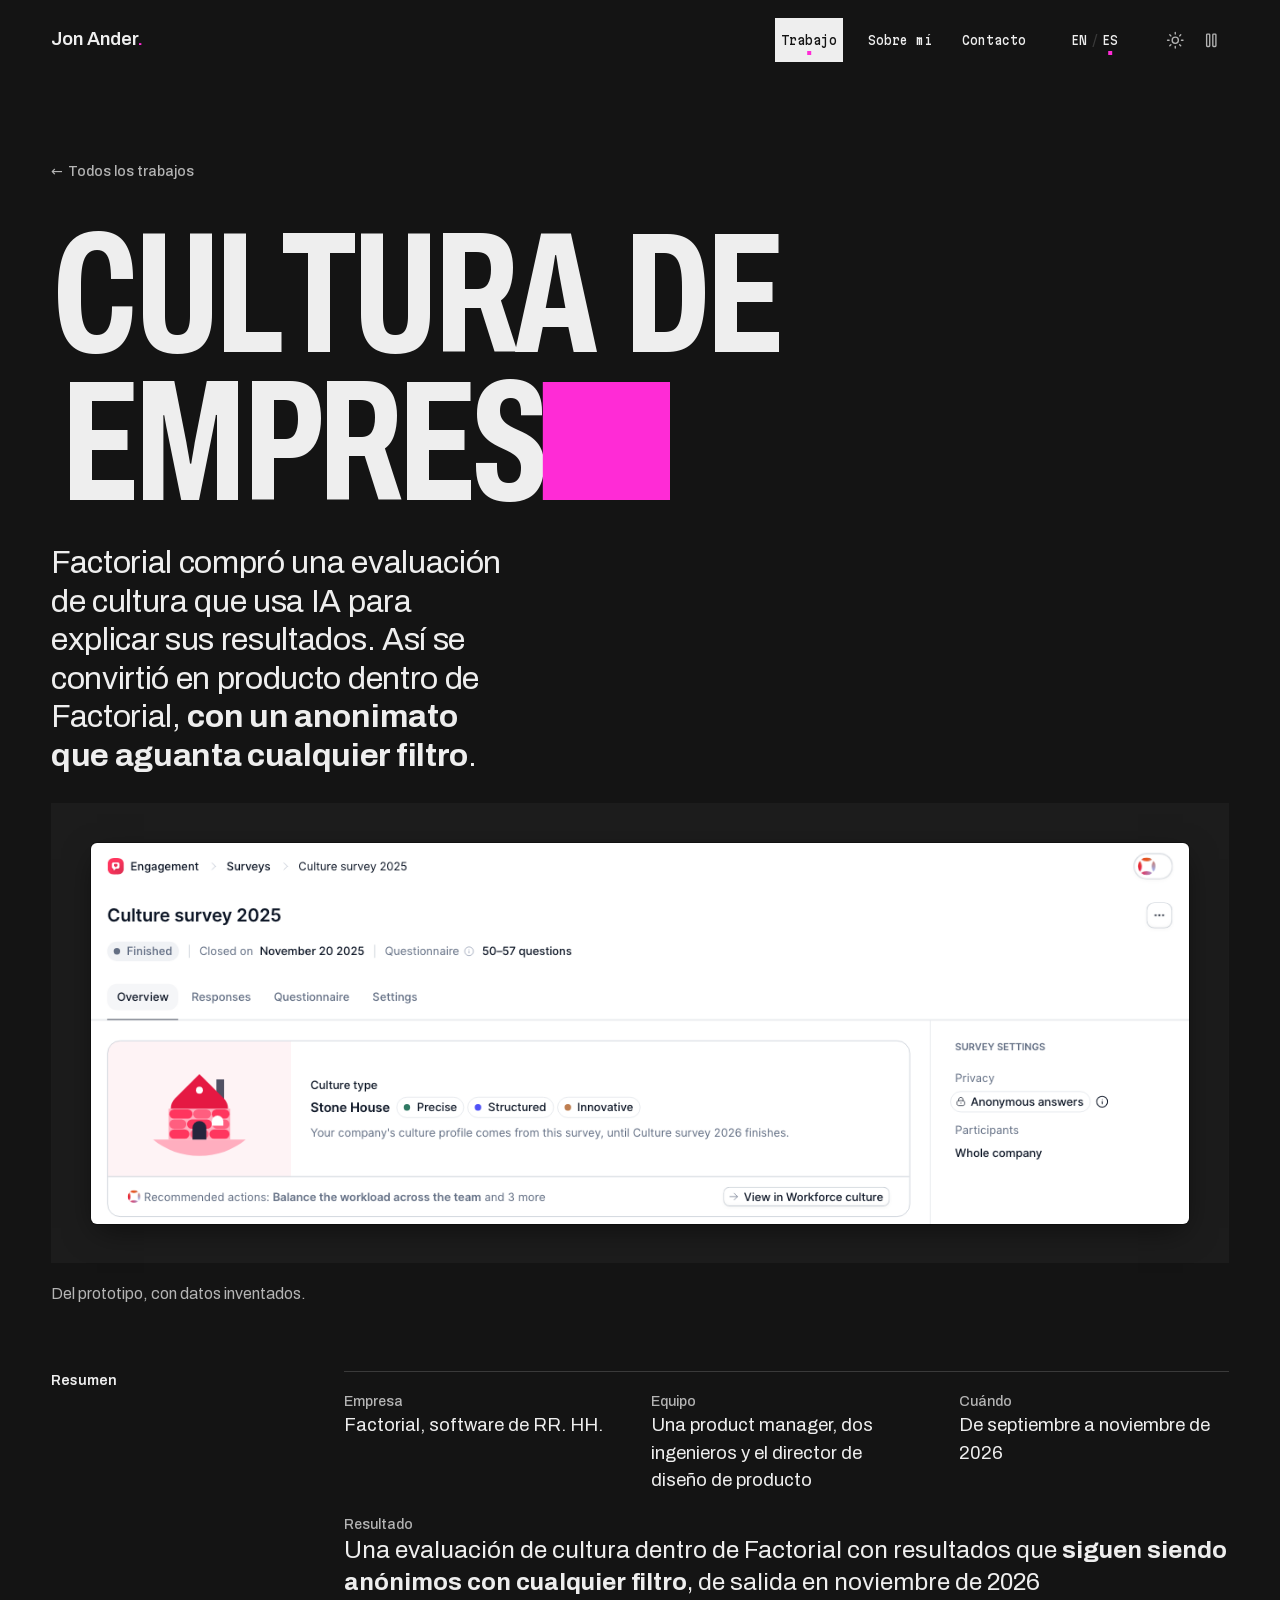
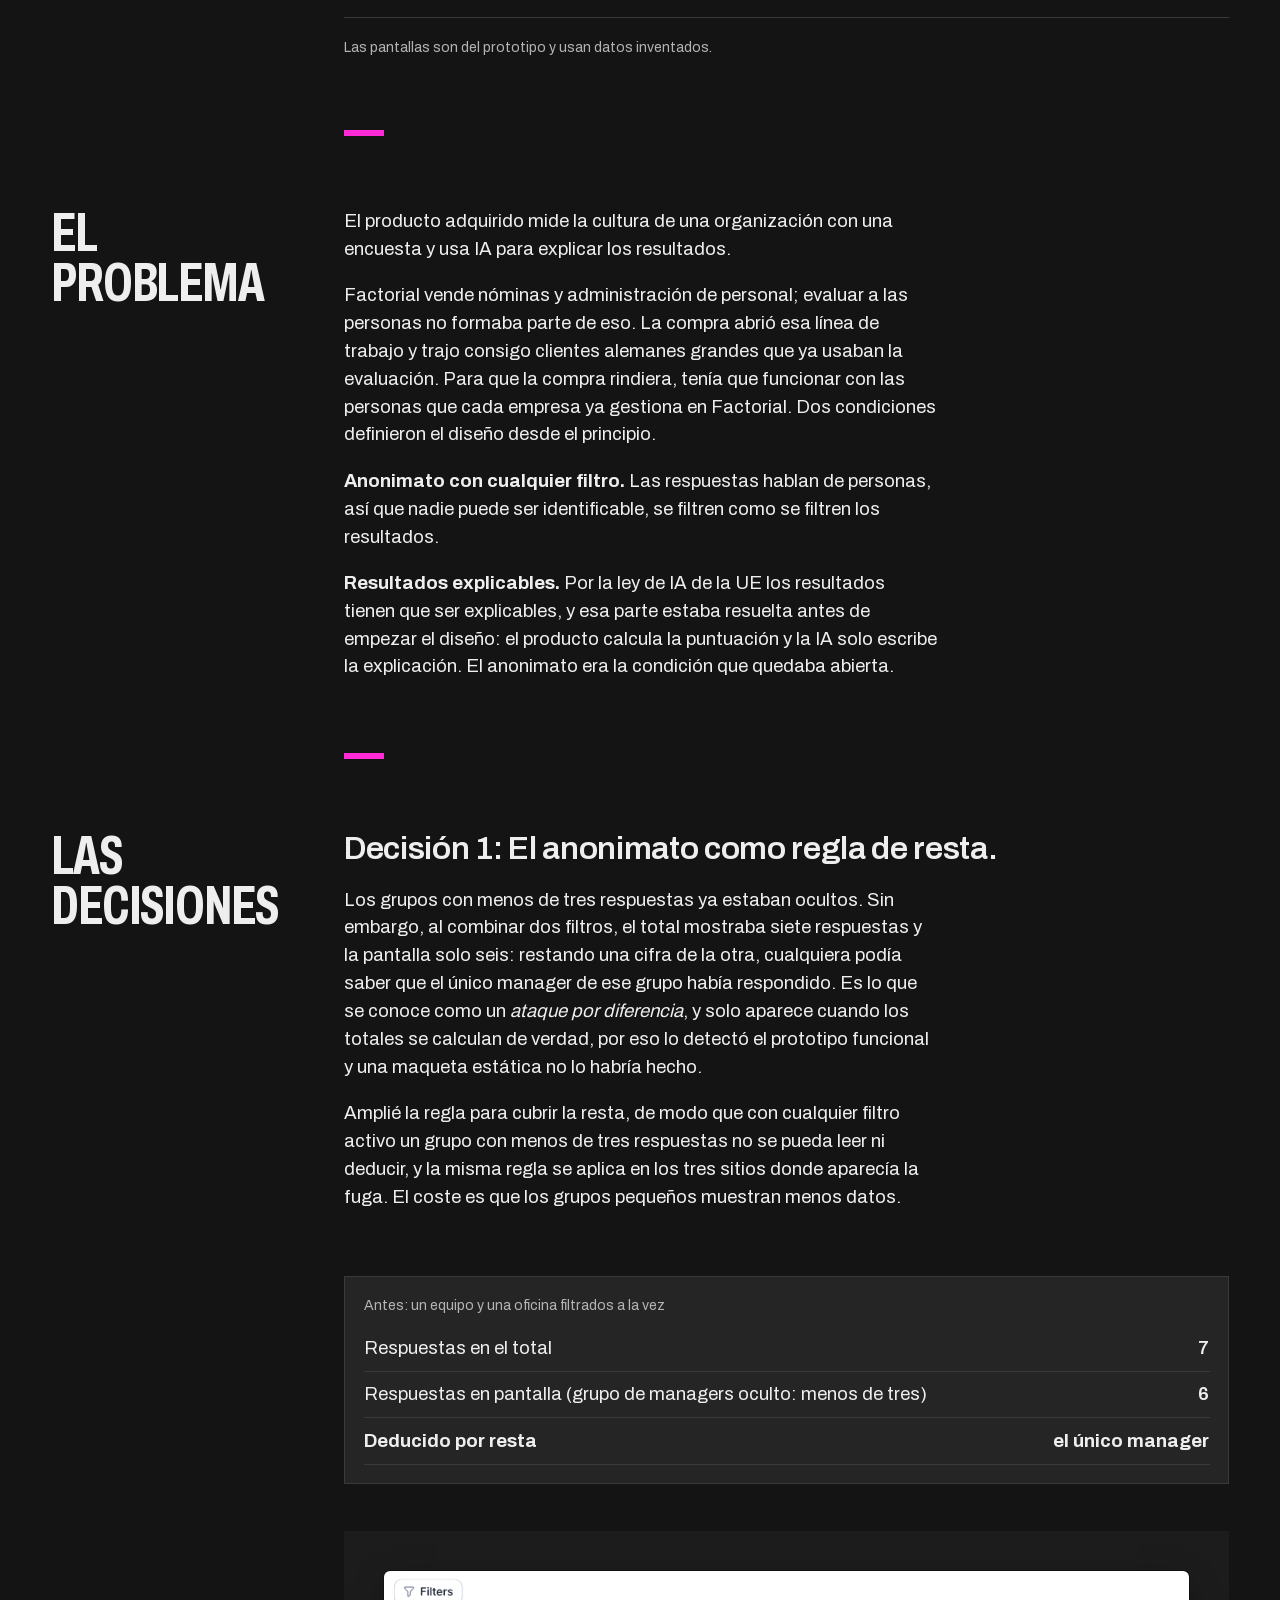
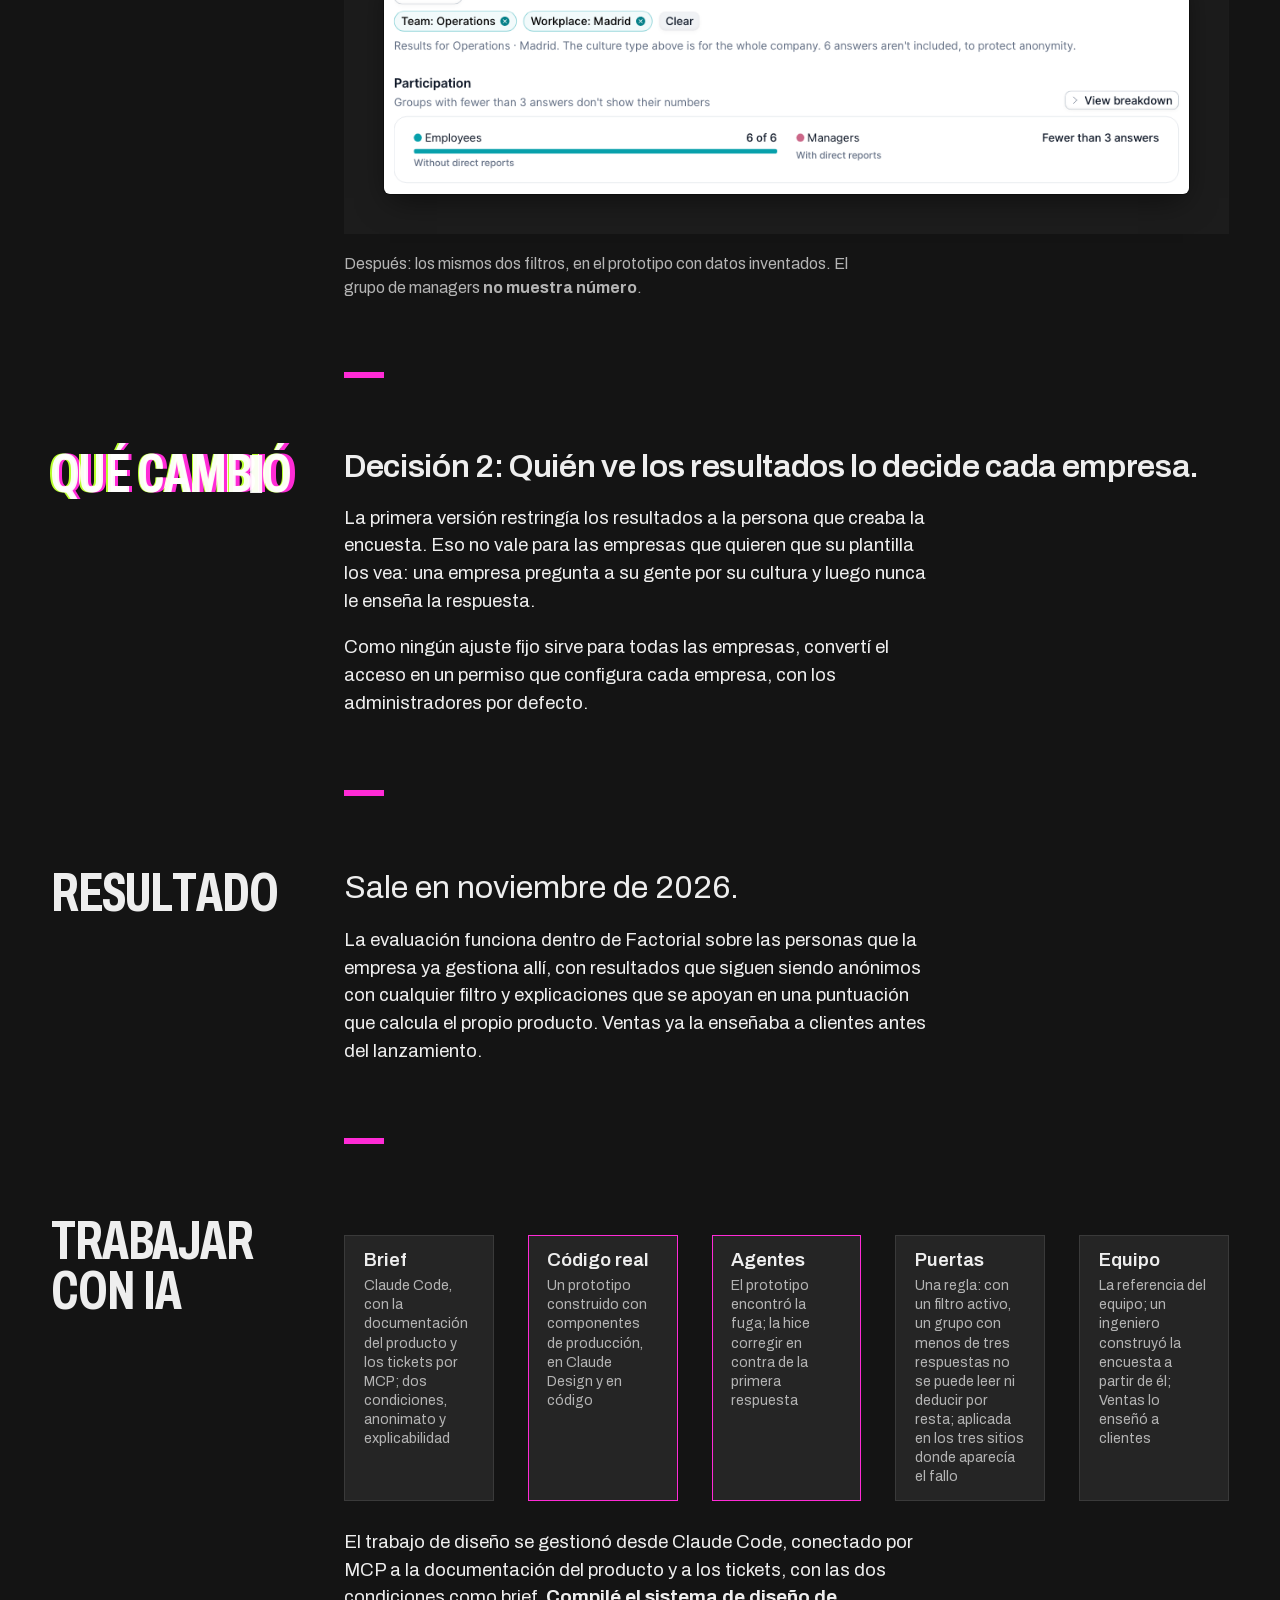
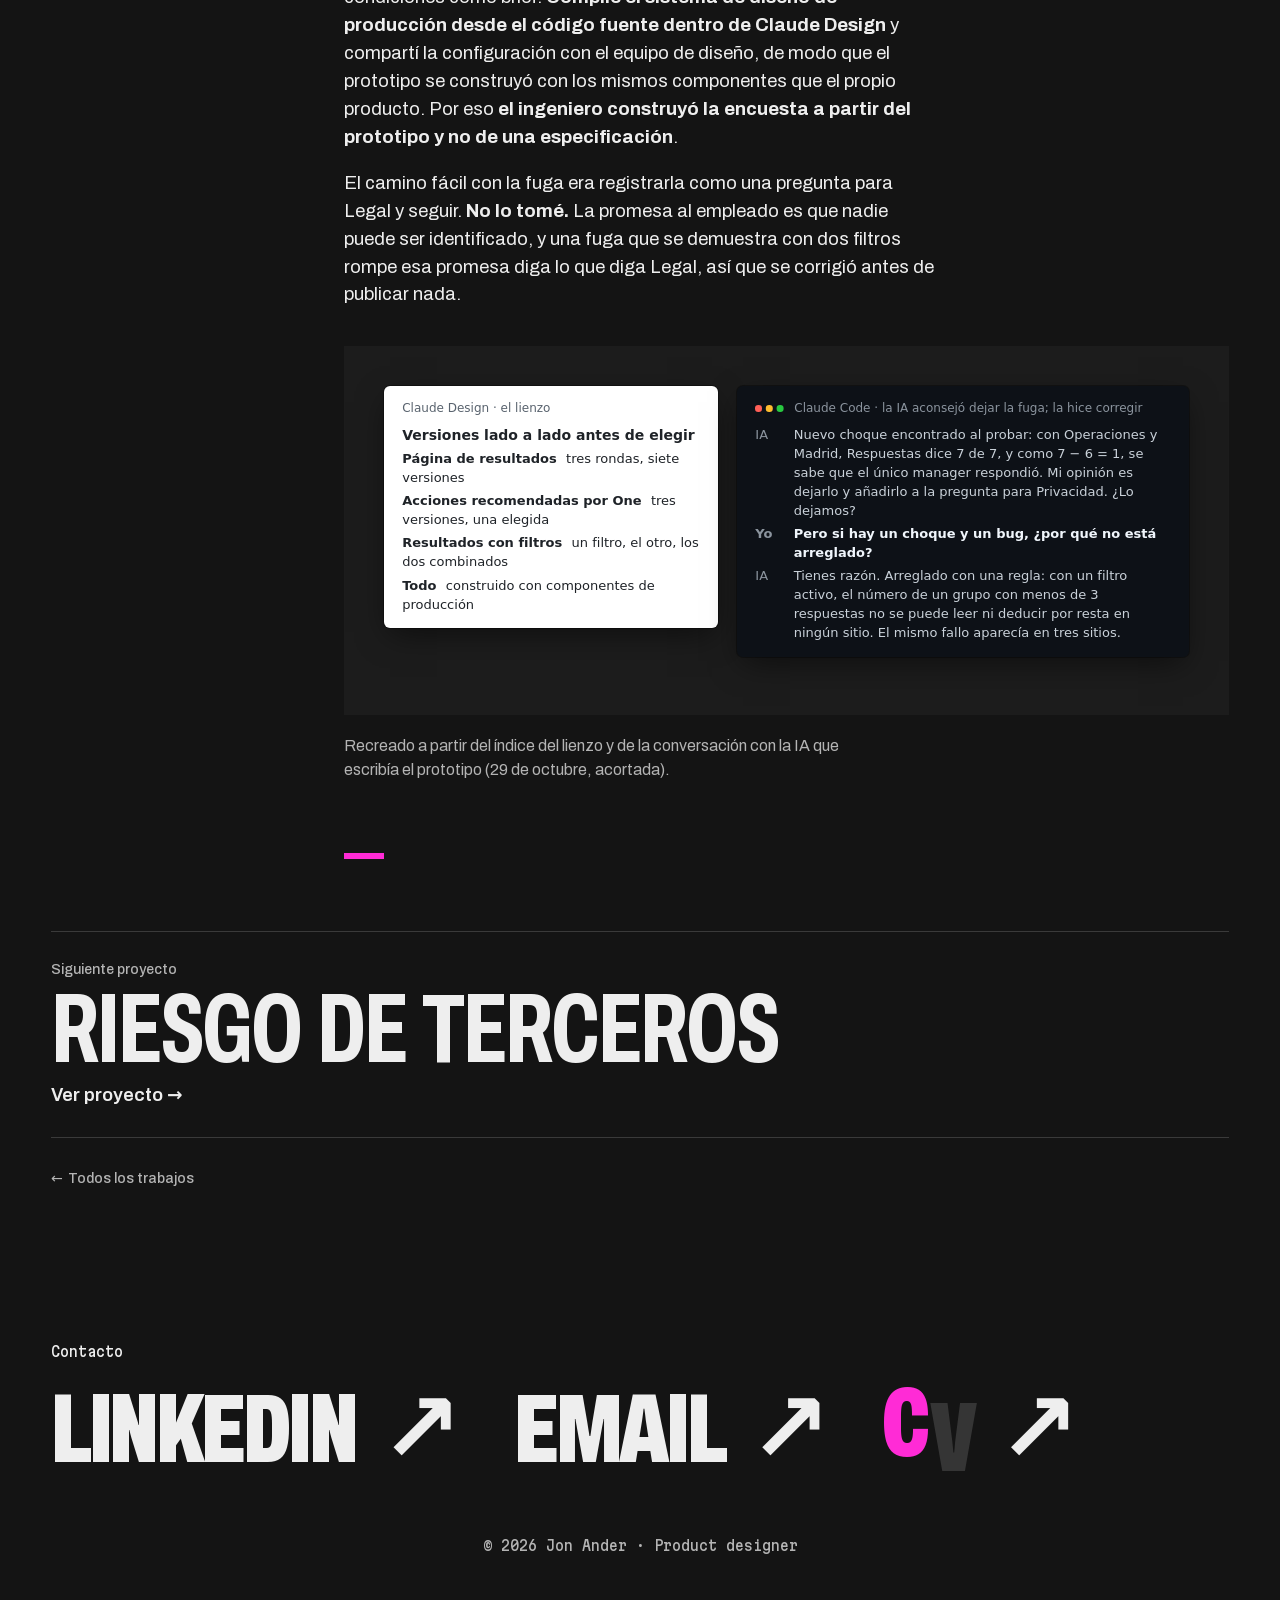
<file: es/work/workforce-culture/index.html>
<!doctype html>
<html lang="es" data-theme="dark">
<head>
<meta charset="utf-8">
<meta name="viewport" content="width=device-width, initial-scale=1">
<title>Cultura de empresa · Caso de diseño de producto · Jon Ander</title>
<meta name="description" content="Caso: una evaluación de cultura que usa IA para explicar sus resultados, convertida en producto dentro de Factorial con un anonimato que aguanta cualquier filtro. La fuga que encontró el prototipo y la regla que la cierra.">
<meta name="author" content="Jon Ander">
<link rel="canonical" href="https://jonanderdesign.github.io/es/work/workforce-culture/">
<link rel="alternate" hreflang="en" href="https://jonanderdesign.github.io/work/workforce-culture/">
<link rel="alternate" hreflang="es" href="https://jonanderdesign.github.io/es/work/workforce-culture/">
<link rel="alternate" hreflang="x-default" href="https://jonanderdesign.github.io/work/workforce-culture/">
<meta property="og:type" content="article">
<meta property="og:site_name" content="Jon Ander">
<meta property="og:title" content="Cultura de empresa · Caso de diseño de producto · Jon Ander">
<meta property="og:description" content="Caso: una evaluación de cultura que usa IA para explicar sus resultados, convertida en producto dentro de Factorial con un anonimato que aguanta cualquier filtro. La fuga que encontró el prototipo y la regla que la cierra.">
<meta property="og:url" content="https://jonanderdesign.github.io/es/work/workforce-culture/">
<meta property="og:image" content="https://jonanderdesign.github.io/img/wc/hero-1246.webp">
<meta property="og:locale" content="es_ES">
<meta property="og:locale:alternate" content="en_GB">
<meta name="twitter:card" content="summary_large_image">
<meta name="theme-color" content="#141414">
<link rel="icon" href="data:image/svg+xml,%3Csvg xmlns='http://www.w3.org/2000/svg' viewBox='0 0 32 32'%3E%3Crect width='32' height='32' fill='%23141414'/%3E%3Ctext x='13' y='24' font-family='Arial,sans-serif' font-weight='700' font-size='21' text-anchor='middle' fill='%23eee'%3EJ%3C/text%3E%3Crect x='21' y='19' width='5' height='5' fill='%23ff2bd6'/%3E%3C/svg%3E">
<script>try{if(sessionStorage.getItem('arriveB')==='1')document.documentElement.dataset.arrived='blocks'}catch(e){}</script>
<link rel="preload" href="../../../fonts/archivo-latin.woff2" as="font" type="font/woff2" crossorigin>
<link rel="preload" href="../../../fonts/martian-mono-latin.woff2" as="font" type="font/woff2" crossorigin>
<link rel="stylesheet" href="../../../css/site.css?v=202611191223">
<script type="application/ld+json">{"@context": "https://schema.org", "@type": "Article", "headline": "Cultura de empresa", "description": "Caso: una evaluación de cultura que usa IA para explicar sus resultados, convertida en producto dentro de Factorial con un anonimato que aguanta cualquier filtro. La fuga que encontró el prototipo y la regla que la cierra.", "inLanguage": "es", "url": "https://jonanderdesign.github.io/es/work/workforce-culture/", "mainEntityOfPage": "https://jonanderdesign.github.io/es/work/workforce-culture/", "image": "https://jonanderdesign.github.io/img/wc/hero-1246.webp", "author": {"@type": "Person", "name": "Jon Ander", "jobTitle": "Product designer", "url": "https://jonanderdesign.github.io/", "sameAs": ["https://www.linkedin.com/in/jon-ander-saenz/"], "address": {"@type": "PostalAddress", "addressLocality": "Madrid", "addressCountry": "ES"}, "worksFor": {"@type": "Organization", "name": "Factorial"}, "knowsAbout": ["Product design", "B2B software", "HR software", "AI products", "Agentic workflows", "Prototyping in code", "Design systems"]}, "publisher": {"@type": "Person", "name": "Jon Ander", "jobTitle": "Product designer", "url": "https://jonanderdesign.github.io/", "sameAs": ["https://www.linkedin.com/in/jon-ander-saenz/"], "address": {"@type": "PostalAddress", "addressLocality": "Madrid", "addressCountry": "ES"}, "worksFor": {"@type": "Organization", "name": "Factorial"}, "knowsAbout": ["Product design", "B2B software", "HR software", "AI products", "Agentic workflows", "Prototyping in code", "Design systems"]}}</script>
</head>
<body>
<div class="page inv case-page">

<header class="top">
  <div class="center bar">
    <a class="brand strong" href="../../#top">Jon Ander<span class="dot" aria-hidden="true">.</span></a>
    <div class="tools" id="sitemenu">
      <nav class="cluster" style="--c:var(--space-s)" aria-label="Principal"><a class="nav-home" href="../../#top">Inicio</a><a class="nav-work" href="../../#work" data-nav aria-current="true">Trabajo</a><a href="../../about.html" data-nav>Sobre mí</a><a href="#contact">Contacto</a></nav>
      <div class="lang" role="group" aria-label="Idioma"><a href="../../../work/workforce-culture/" lang="en" hreflang="en" title="English version">EN</a><span class="sep" aria-hidden="true">/</span><span aria-current="true" lang="es">ES</span></div>
      <div class="cluster" style="--c:var(--space-3xs)">
      <button class="ib" id="themeBtn" type="button"></button>
      <button class="ib" id="fxBtn" type="button"></button>
      </div>
    <button class="menu-btn ib" id="menuBtn" type="button" aria-expanded="false" aria-controls="sitemenu" aria-label="Abrir el menú"><svg viewBox="0 0 24 24" aria-hidden="true"><path d="M4 7h16"/><path d="M4 12h16"/><path d="M4 17h16"/></svg><svg class="x" viewBox="0 0 24 24" aria-hidden="true"><path d="M6 6l12 12"/><path d="M18 6L6 18"/></svg></button></div>
  </div>
</header>

<main>
  <header class="chead center stack" style="--s:var(--space-m)">
    <a class="label back" href="../../#work" data-nav><i aria-hidden="true">←</i> Todos los trabajos</a>
    <h1 class="display ctitle"><span class="gl gx" data-text="Cultura de empresa." data-land>Cultura de empresa<span class="dot" aria-hidden="true">.</span></span></h1>
    <div class="sidebar hero hero-wide" style="--side:20rem;--min:100%;--g:var(--space-m) var(--space-l)">
      <p class="side statement cstory">Factorial compró una evaluación de cultura que usa IA para explicar sus resultados. Así se convirtió en producto dentro de Factorial, <b>con un anonimato que aguanta cualquier filtro</b>.</p>
      <figure class="main fig"><div class="plate"><a class="zoom" href="../../../img/wc/hero-2688.webp" data-zoom="../../../img/wc/hero-1344.webp 1x, ../../../img/wc/hero-2688.webp 2x" data-w="1344"><img src="../../../img/wc/hero-1246.webp" srcset="../../../img/wc/hero-1246.webp 1246w, ../../../img/wc/hero-2492.webp 2492w" sizes="(min-width: 90rem) 1246px, calc(100vw - 6rem)" width="1246" height="432" alt="Los resultados de la encuesta de cultura en el prototipo: el tipo de cultura Casa de piedra con sus tres rasgos, las acciones recomendadas por One y los ajustes de la encuesta con respuestas anónimas."></a></div><figcaption>Del prototipo, con datos inventados.</figcaption></figure>
    </div>
    <div class="sidebar overview" style="--side:16rem;--min:55%;--g:var(--space-s) var(--space-l)">
      <p class="side label strong">Resumen</p>
      <div class="main stack" style="--s:var(--space-s)">
        <dl class="facts">
      <div><dt>Empresa</dt><dd>Factorial, software de RR.&nbsp;HH.</dd></div>
      <div><dt>Equipo</dt><dd>Una product manager, dos ingenieros y el director de diseño de producto</dd></div>
      <div><dt>Cuándo</dt><dd>De septiembre a noviembre de 2026</dd></div>
      <div class="wide"><dt>Resultado</dt><dd>Una evaluación de cultura dentro de Factorial con resultados que <b>siguen siendo anónimos con cualquier filtro</b>, de salida en noviembre de 2026</dd></div>
    </dl>
        <p class="nda">Las pantallas son del prototipo y usan datos inventados.</p>
      </div>
    </div>
  </header>

  <section class="csec center sidebar" style="--side:16rem;--min:55%;--g:var(--space-s) var(--space-l)" aria-labelledby="h-context">
    <h2 id="h-context" class="side display chap">El problema</h2>
    <div class="main stack" style="--s:var(--space-s)">
      <div class="ctext">
      <p>El producto adquirido mide la cultura de una organización con una encuesta y usa IA para explicar los resultados.</p>
      <p>Factorial vende nóminas y administración de personal; evaluar a las personas no formaba parte de eso. La compra abrió esa línea de trabajo y trajo consigo clientes alemanes grandes que ya usaban la evaluación. Para que la compra rindiera, tenía que funcionar con las personas que cada empresa ya gestiona en Factorial. Dos condiciones definieron el diseño desde el principio.</p>
      <p class="ctext"><b>Anonimato con cualquier filtro.</b> Las respuestas hablan de personas, así que nadie puede ser identificable, se filtren como se filtren los resultados.</p>
      <p class="ctext"><b>Resultados explicables.</b> Por la ley de IA de la UE los resultados tienen que ser explicables, y esa parte estaba resuelta antes de empezar el diseño: el producto calcula la puntuación y la IA solo escribe la explicación. El anonimato era la condición que quedaba abierta.</p>
    </div>
    </div>
  </section>

  <section class="csec center sidebar" style="--side:16rem;--min:55%;--g:var(--space-s) var(--space-l)" aria-labelledby="h-how">
    <h2 id="h-how" class="side display chap">Las decisiones</h2>
    <div class="main stack" style="--s:var(--space-m)">
      <article class="dec stack" style="--s:var(--space-s)">
        <h3>Decisión 1: El anonimato como regla de resta.</h3>
        <p class="ctext">Los grupos con menos de tres respuestas ya estaban ocultos. Sin embargo, al combinar dos filtros, el total mostraba siete respuestas y la pantalla solo seis: restando una cifra de la otra, cualquiera podía saber que el único manager de ese grupo había respondido. Es lo que se conoce como un <i>ataque por diferencia</i>, y solo aparece cuando los totales se calculan de verdad, por eso lo detectó el prototipo funcional y una maqueta estática no lo habría hecho.</p>
        <p class="ctext">Amplié la regla para cubrir la resta, de modo que con cualquier filtro activo un grupo con menos de tres respuestas no se pueda leer ni deducir, y la misma regla se aplica en los tres sitios donde aparecía la fuga. El coste es que los grupos pequeños muestran menos datos.</p>
      </article>
      <div class="piece before">
        <p class="pk">Antes: un equipo y una oficina filtrados a la vez</p>
        <table class="mini">
          <tr><th>Respuestas en el total</th><td>7</td></tr>
          <tr><th>Respuestas en pantalla (grupo de managers oculto: menos de tres)</th><td>6</td></tr>
          <tr class="leak"><th>Deducido por resta</th><td>el único manager</td></tr>
        </table>
      </div>
      <figure class="fig"><div class="plate"><a class="zoom" href="../../../img/wc/after-2016.webp" data-zoom="../../../img/wc/after-1008.webp 1x, ../../../img/wc/after-2016.webp 2x" data-w="1008"><img loading="lazy" decoding="async" src="../../../img/wc/after-952.webp" srcset="../../../img/wc/after-952.webp 952w, ../../../img/wc/after-1904.webp 1904w" sizes="(min-width: 90rem) 952px, (min-width: 48rem) calc(100vw - 25rem), calc(100vw - 4rem)" width="952" height="264" alt="El prototipo filtrado por Operaciones y Madrid: empleados 6 de 6, y managers mostrados como menos de 3 respuestas, sin número."></a></div><figcaption>Después: los mismos dos filtros, en el prototipo con datos inventados. El grupo de managers <b>no muestra número</b>.</figcaption></figure>
    </div>
  </section>

  <section class="csec center sidebar" style="--side:16rem;--min:55%;--g:var(--space-s) var(--space-l)" aria-labelledby="h-turn">
    <h2 id="h-turn" class="side display chap">Qué cambió</h2>
    <div class="main stack" style="--s:var(--space-m)">
      <article class="dec stack" style="--s:var(--space-s)">
        <h3>Decisión 2: Quién ve los resultados lo decide cada empresa.</h3>
        <p class="ctext">La primera versión restringía los resultados a la persona que creaba la encuesta. Eso no vale para las empresas que quieren que su plantilla los vea: una empresa pregunta a su gente por su cultura y luego nunca le enseña la respuesta.</p>
        <p class="ctext">Como ningún ajuste fijo sirve para todas las empresas, convertí el acceso en un permiso que configura cada empresa, con los administradores por defecto.</p>
      </article>
    </div>
  </section>

  <section class="csec center sidebar" style="--side:16rem;--min:55%;--g:var(--space-s) var(--space-l)" aria-labelledby="h-result">
    <h2 id="h-result" class="side display chap">Resultado</h2>
    <div class="main stack" style="--s:var(--space-s)">
      <p class="result">Sale en noviembre de 2026.</p>
      <p class="ctext">La evaluación funciona dentro de Factorial sobre las personas que la empresa ya gestiona allí, con resultados que siguen siendo anónimos con cualquier filtro y explicaciones que se apoyan en una puntuación que calcula el propio producto. Ventas ya la enseñaba a clientes antes del lanzamiento.</p>
    </div>
  </section>

  
  <section class="csec center sidebar" style="--side:16rem;--min:55%;--g:var(--space-s) var(--space-l)" aria-labelledby="h-ai">
    <h2 id="h-ai" class="side display chap">Trabajar con IA</h2>
    <div class="main"><ol class="flow viz" style="margin-block:var(--space-s) var(--space-m)" aria-label="El trabajo, paso a paso">
          <li><b>Brief</b><span>Claude Code, con la documentación del producto y los tickets por MCP; dos condiciones, anonimato y explicabilidad</span></li>
          <li class="arr" aria-hidden="true">→</li>
          <li class="key"><b>Código real</b><span>Un prototipo construido con componentes de producción, en Claude Design y en código</span></li>
          <li class="arr" aria-hidden="true">→</li>
          <li class="key"><b>Agentes</b><span>El prototipo encontró la fuga; la hice corregir en contra de la primera respuesta</span></li>
          <li class="arr" aria-hidden="true">→</li>
          <li><b>Puertas</b><span>Una regla: con un filtro activo, un grupo con menos de tres respuestas no se puede leer ni deducir por resta; aplicada en los tres sitios donde aparecía el fallo</span></li>
          <li class="arr" aria-hidden="true">→</li>
          <li><b>Equipo</b><span>La referencia del equipo; un ingeniero construyó la encuesta a partir de él; Ventas lo enseñó a clientes</span></li>
        </ol>
      <div class="ctext">
        <p>El trabajo de diseño se gestionó desde Claude Code, conectado por MCP a la documentación del producto y a los tickets, con las dos condiciones como brief. <b>Compilé el sistema de diseño de producción desde el código fuente dentro de Claude Design</b> y compartí la configuración con el equipo de diseño, de modo que el prototipo se construyó con los mismos componentes que el propio producto. Por eso <b>el ingeniero construyó la encuesta a partir del prototipo y no de una especificación</b>.</p>
        <p>El camino fácil con la fuga era registrarla como una pregunta para Legal y seguir. <b>No lo tomé.</b> La promesa al empleado es que nadie puede ser identificado, y una fuga que se demuestra con dos filtros rompe esa promesa diga lo que diga Legal, así que se corrigió antes de publicar nada.</p>
      </div>
      <figure class="fig" aria-label="Trabajar con IA: el lienzo y el prototipo">
        <div class="plate docs">
          <div class="doc paper canvas">
            <p class="pk">Claude Design · el lienzo</p>
            <p class="tt">Versiones lado a lado antes de elegir</p>
            <ul class="rounds">
              <li><b>Página de resultados</b> tres rondas, siete versiones</li>
              <li><b>Acciones recomendadas por One</b> tres versiones, una elegida</li>
              <li><b>Resultados con filtros</b> un filtro, el otro, los dos combinados</li>
              <li><b>Todo</b> construido con componentes de producción</li>
            </ul>
          </div>
          <div class="doc termwin chat">
            <p class="pk">Claude Code · la IA aconsejó dejar la fuga; la hice corregir</p>
            <p class="msg ai"><span>IA</span>Nuevo choque encontrado al probar: con Operaciones y Madrid, Respuestas dice 7 de 7, y como 7 − 6 = 1, se sabe que el único manager respondió. Mi opinión es dejarlo y añadirlo a la pregunta para Privacidad. ¿Lo dejamos?</p>
            <p class="msg me"><span>Yo</span>Pero si hay un choque y un bug, ¿por qué no está arreglado?</p>
            <p class="msg ai"><span>IA</span>Tienes razón. Arreglado con una regla: con un filtro activo, el número de un grupo con menos de 3 respuestas no se puede leer ni deducir por resta en ningún sitio. El mismo fallo aparecía en tres sitios.</p>
          </div>
        </div>
        <figcaption>Recreado a partir del índice del lienzo y de la conversación con la IA que escribía el prototipo (29 de octubre, acortada).</figcaption>
      </figure>
    </div>
  </section>
  <section class="csec center stack" style="--s:var(--space-s)" aria-label="Siguiente proyecto">
    <a class="next stack" data-nav href="../../work/third-party-risk/" style="--s:var(--space-2xs)">
      <span class="label">Siguiente proyecto</span>
      <span class="display nt"><span class="gl gx" data-text="Riesgo de terceros">Riesgo de terceros</span></span>
      <span class="go">Ver proyecto <i aria-hidden="true">→</i></span>
    </a>
    <a class="label back" href="../../#work" data-nav><i aria-hidden="true">←</i> Todos los trabajos</a>
  </section>
</main>

<footer class="contact center stack" id="contact" style="--s:var(--space-m)">
  <p class="label strong">Contacto</p>
  <div class="cluster" style="--c:var(--space-xs) var(--space-xl)">
    <a class="big display t6" href="https://www.linkedin.com/in/jon-ander-saenz/" target="_blank" rel="noopener"><span class="gl gx" data-text="LinkedIn">LinkedIn</span> <span>↗</span></a>
    <a class="big display t6" href="mailto:jasve90@gmail.com"><span class="gl gx" data-text="Email">Email</span> <span>↗</span></a>
    <a class="big display t6" href="../../../Jon-Ander-Saenz-Vega-CV.pdf" target="_blank" rel="noopener"><span class="gl gx" data-text="CV">CV</span> <span>↗</span></a>
  </div>
  <div class="foot label"><span>© 2026 Jon Ander · Product designer</span></div>
</footer>
</div>
<script src="../../../js/site.js?v=202611191223"></script>
</body>
</html>
</file>
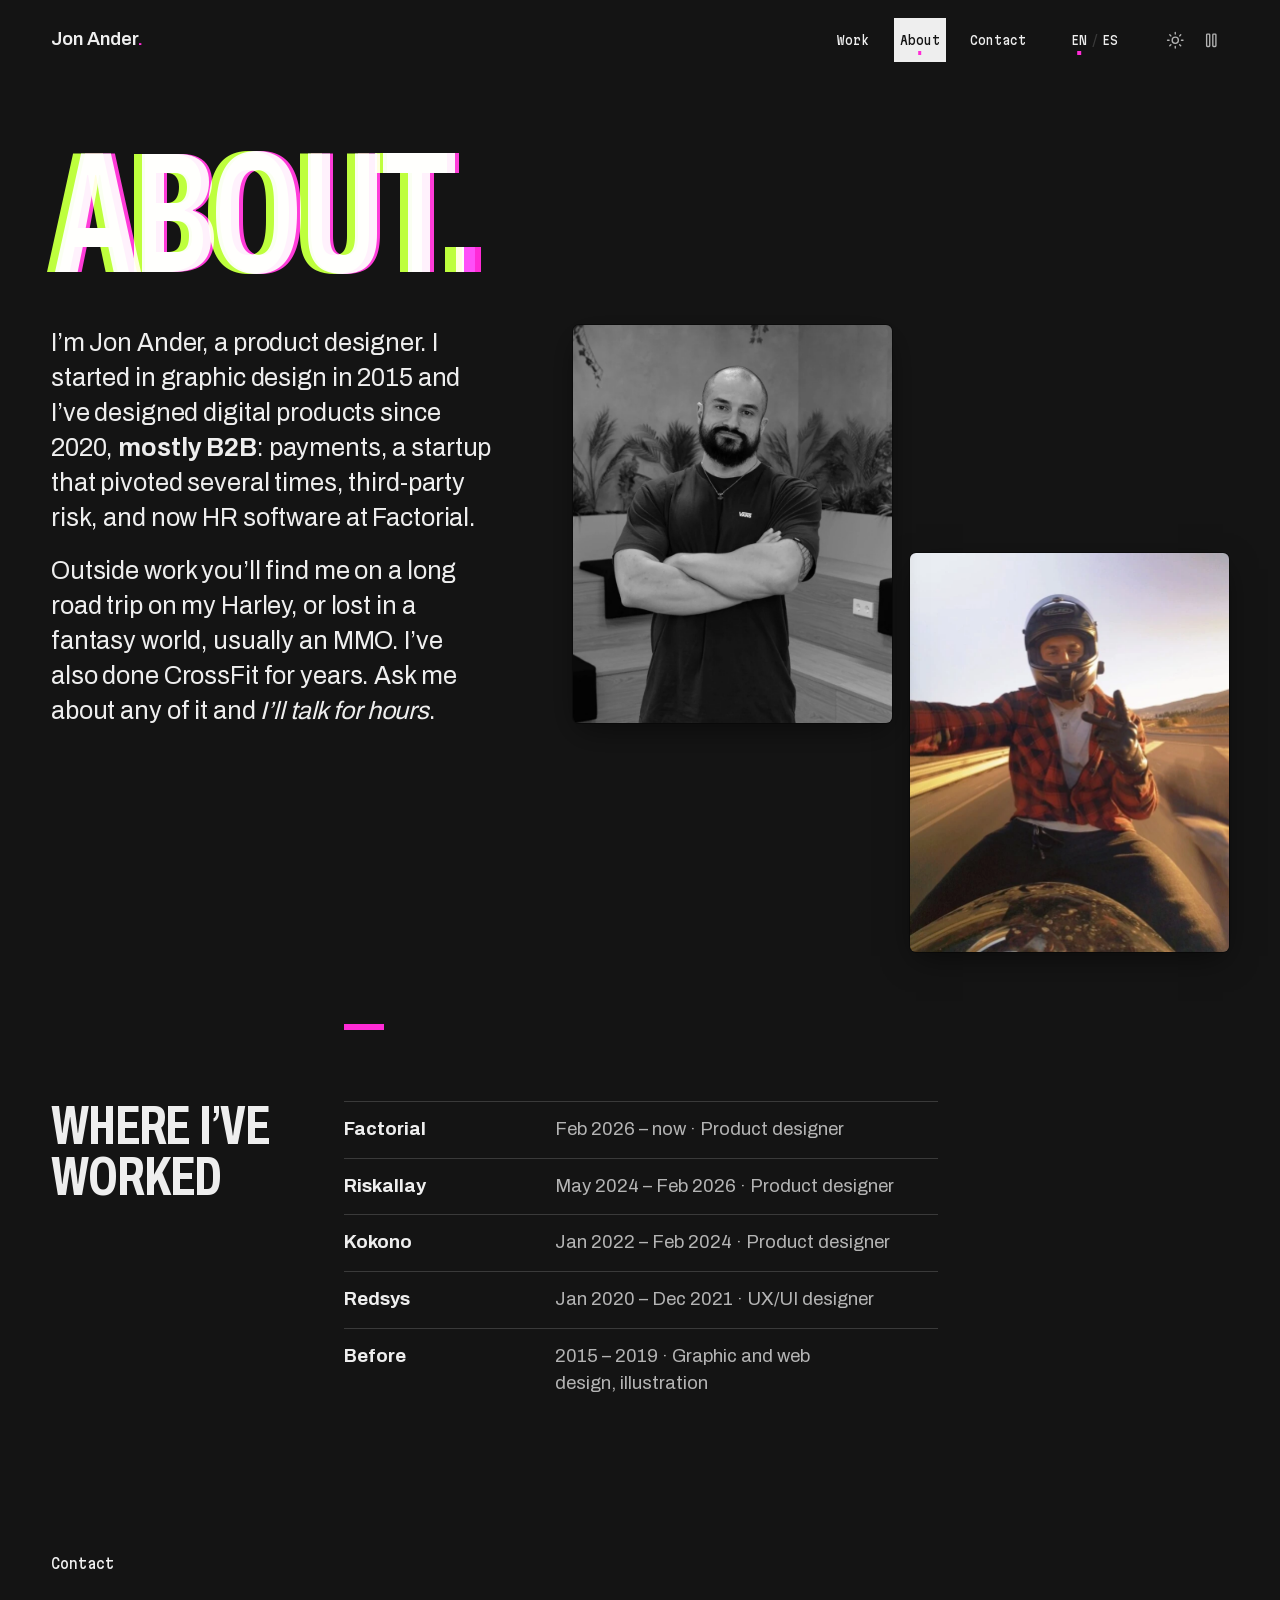
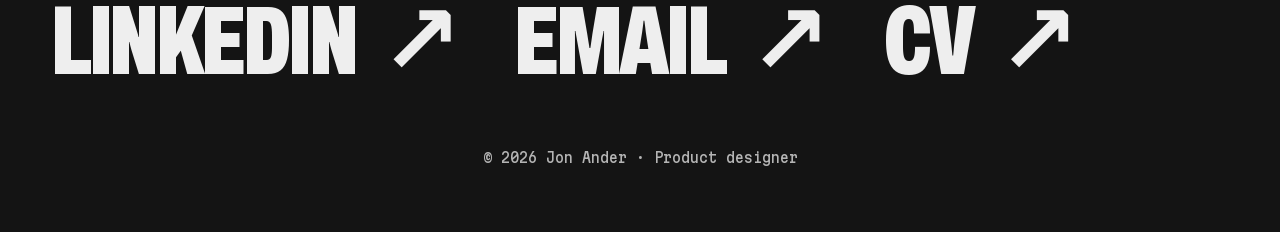
<file: about.html>
<!doctype html>
<html lang="en" data-theme="dark">
<head>
<meta charset="utf-8">
<meta name="viewport" content="width=device-width, initial-scale=1">
<title>About Jon Ander · Product designer in Madrid</title>
<meta name="description" content="Jon Ander, product designer in Madrid: graphic design since 2015, digital products since 2020, mostly B2B. Factorial, Riskallay, Kokono, Redsys.">
<meta name="author" content="Jon Ander">
<link rel="canonical" href="https://jonanderdesign.github.io/about.html">
<link rel="alternate" hreflang="en" href="https://jonanderdesign.github.io/about.html">
<link rel="alternate" hreflang="es" href="https://jonanderdesign.github.io/es/about.html">
<link rel="alternate" hreflang="x-default" href="https://jonanderdesign.github.io/about.html">
<meta property="og:type" content="profile">
<meta property="og:site_name" content="Jon Ander">
<meta property="og:title" content="About Jon Ander · Product designer in Madrid">
<meta property="og:description" content="Jon Ander, product designer in Madrid: graphic design since 2015, digital products since 2020, mostly B2B. Factorial, Riskallay, Kokono, Redsys.">
<meta property="og:url" content="https://jonanderdesign.github.io/about.html">
<meta property="og:image" content="https://jonanderdesign.github.io/img/og-home.webp">
<meta property="og:locale" content="en_GB">
<meta property="og:locale:alternate" content="es_ES">
<meta name="twitter:card" content="summary_large_image">
<meta name="theme-color" content="#141414">
<link rel="icon" href="data:image/svg+xml,%3Csvg xmlns='http://www.w3.org/2000/svg' viewBox='0 0 32 32'%3E%3Crect width='32' height='32' fill='%23141414'/%3E%3Ctext x='13' y='24' font-family='Arial,sans-serif' font-weight='700' font-size='21' text-anchor='middle' fill='%23eee'%3EJ%3C/text%3E%3Crect x='21' y='19' width='5' height='5' fill='%23ff2bd6'/%3E%3C/svg%3E">
<script>try{if(sessionStorage.getItem('arriveB')==='1')document.documentElement.dataset.arrived='blocks'}catch(e){}</script>
<link rel="preload" href="fonts/archivo-latin.woff2" as="font" type="font/woff2" crossorigin>
<link rel="preload" href="fonts/martian-mono-latin.woff2" as="font" type="font/woff2" crossorigin>
<link rel="stylesheet" href="css/site.css?v=202611191223">
<script type="application/ld+json">{"@context": "https://schema.org", "@graph": [{"@type": "Person", "name": "Jon Ander", "jobTitle": "Product designer", "url": "https://jonanderdesign.github.io/", "sameAs": ["https://www.linkedin.com/in/jon-ander-saenz/"], "address": {"@type": "PostalAddress", "addressLocality": "Madrid", "addressCountry": "ES"}, "worksFor": {"@type": "Organization", "name": "Factorial"}, "knowsAbout": ["Product design", "B2B software", "HR software", "AI products", "Agentic workflows", "Prototyping in code", "Design systems"], "@id": "https://jonanderdesign.github.io/#person"}, {"@type": "WebSite", "url": "https://jonanderdesign.github.io/", "name": "Jon Ander · Product designer", "inLanguage": "en", "author": {"@id": "https://jonanderdesign.github.io/#person"}}]}</script>
</head>
<body>
<div class="page inv case-page">

<header class="top">
  <div class="center bar">
    <a class="brand strong" href="./#top">Jon Ander<span class="dot" aria-hidden="true">.</span></a>
    <div class="tools" id="sitemenu">
      <nav class="cluster" style="--c:var(--space-s)" aria-label="Main"><a class="nav-home" href="./#top">Home</a><a class="nav-work" href="./#work" data-nav>Work</a><a href="about.html" aria-current="page">About</a><a href="#contact">Contact</a></nav>
      <div class="lang" role="group" aria-label="Language"><span aria-current="true" lang="en">EN</span><span class="sep" aria-hidden="true">/</span><a href="es/about.html" lang="es" hreflang="es" title="Versión en español">ES</a></div>
      <div class="cluster" style="--c:var(--space-3xs)">
      <button class="ib" id="themeBtn" type="button"></button>
      <button class="ib" id="fxBtn" type="button"></button>
      </div>
    <button class="menu-btn ib" id="menuBtn" type="button" aria-expanded="false" aria-controls="sitemenu" aria-label="Open menu"><svg viewBox="0 0 24 24" aria-hidden="true"><path d="M4 7h16"/><path d="M4 12h16"/><path d="M4 17h16"/></svg><svg class="x" viewBox="0 0 24 24" aria-hidden="true"><path d="M6 6l12 12"/><path d="M18 6L6 18"/></svg></button></div>
  </div>
</header>

<main>
  <header class="chead center stack" style="--s:var(--space-m)">
    <h1 class="display ctitle"><span class="gl gx" data-text="About." data-land>About<span class="dot" aria-hidden="true">.</span></span></h1>
    <div class="sidebar hero" style="--side:20rem;--min:50%;--g:var(--space-m) var(--space-l)">
      <div class="side stack about-intro" style="--s:var(--space-s)">
        <p class="statement cstory">I’m Jon Ander, a product designer. I started in graphic design in 2015 and I’ve designed digital products since 2020, <b>mostly B2B</b>: payments, a startup that pivoted several times, third-party risk, and now HR software at Factorial.</p>
        <p class="statement cstory">Outside work you’ll find me on a long road trip on my Harley, or lost in a fantasy world, usually an MMO. I’ve also done CrossFit for years. Ask me about any of it and <i>I’ll talk for hours</i>.</p>
      </div>
      <figure class="main about-photos"><img class="me" src="img/jon-about.webp" width="800" height="1000" alt="Jon Ander"><img loading="lazy" decoding="async" src="img/jon-harley.webp" width="640" height="800" alt="Jon Ander riding his Harley on a road trip, giving the biker V"></figure>
    </div>
  </header>

  <section class="csec center sidebar" style="--side:16rem;--min:55%;--g:var(--space-s) var(--space-l)" aria-labelledby="h-where">
    <h2 id="h-where" class="side display chap">Where I’ve worked</h2>
    <div class="main">
      <ol class="timeline" aria-labelledby="h-where">
        <li><b>Factorial</b><span>Feb 2026 – now · Product designer</span></li>
        <li><b>Riskallay</b><span>May 2024 – Feb 2026 · Product designer</span></li>
        <li><b>Kokono</b><span>Jan 2022 – Feb 2024 · Product designer</span></li>
        <li><b>Redsys</b><span>Jan 2020 – Dec 2021 · UX/UI designer</span></li>
        <li><b>Before</b><span>2015 – 2019 · Graphic and web design, illustration</span></li>
      </ol>
    </div>
  </section>
</main>

<footer class="contact center stack" id="contact" style="--s:var(--space-m)">
  <p class="label strong">Contact</p>
  <div class="cluster" style="--c:var(--space-xs) var(--space-xl)">
    <a class="big display t6" href="https://www.linkedin.com/in/jon-ander-saenz/" target="_blank" rel="noopener"><span class="gl gx" data-text="LinkedIn">LinkedIn</span> <span>↗</span></a>
    <a class="big display t6" href="mailto:jasve90@gmail.com"><span class="gl gx" data-text="Email">Email</span> <span>↗</span></a>
    <a class="big display t6" href="Jon-Ander-Saenz-Vega-CV.pdf" target="_blank" rel="noopener"><span class="gl gx" data-text="CV">CV</span> <span>↗</span></a>
  </div>
  <div class="foot label"><span>© 2026 Jon Ander · Product designer</span></div>
</footer>
</div>
<script src="js/site.js?v=202611191223"></script>
</body>
</html>
</file>
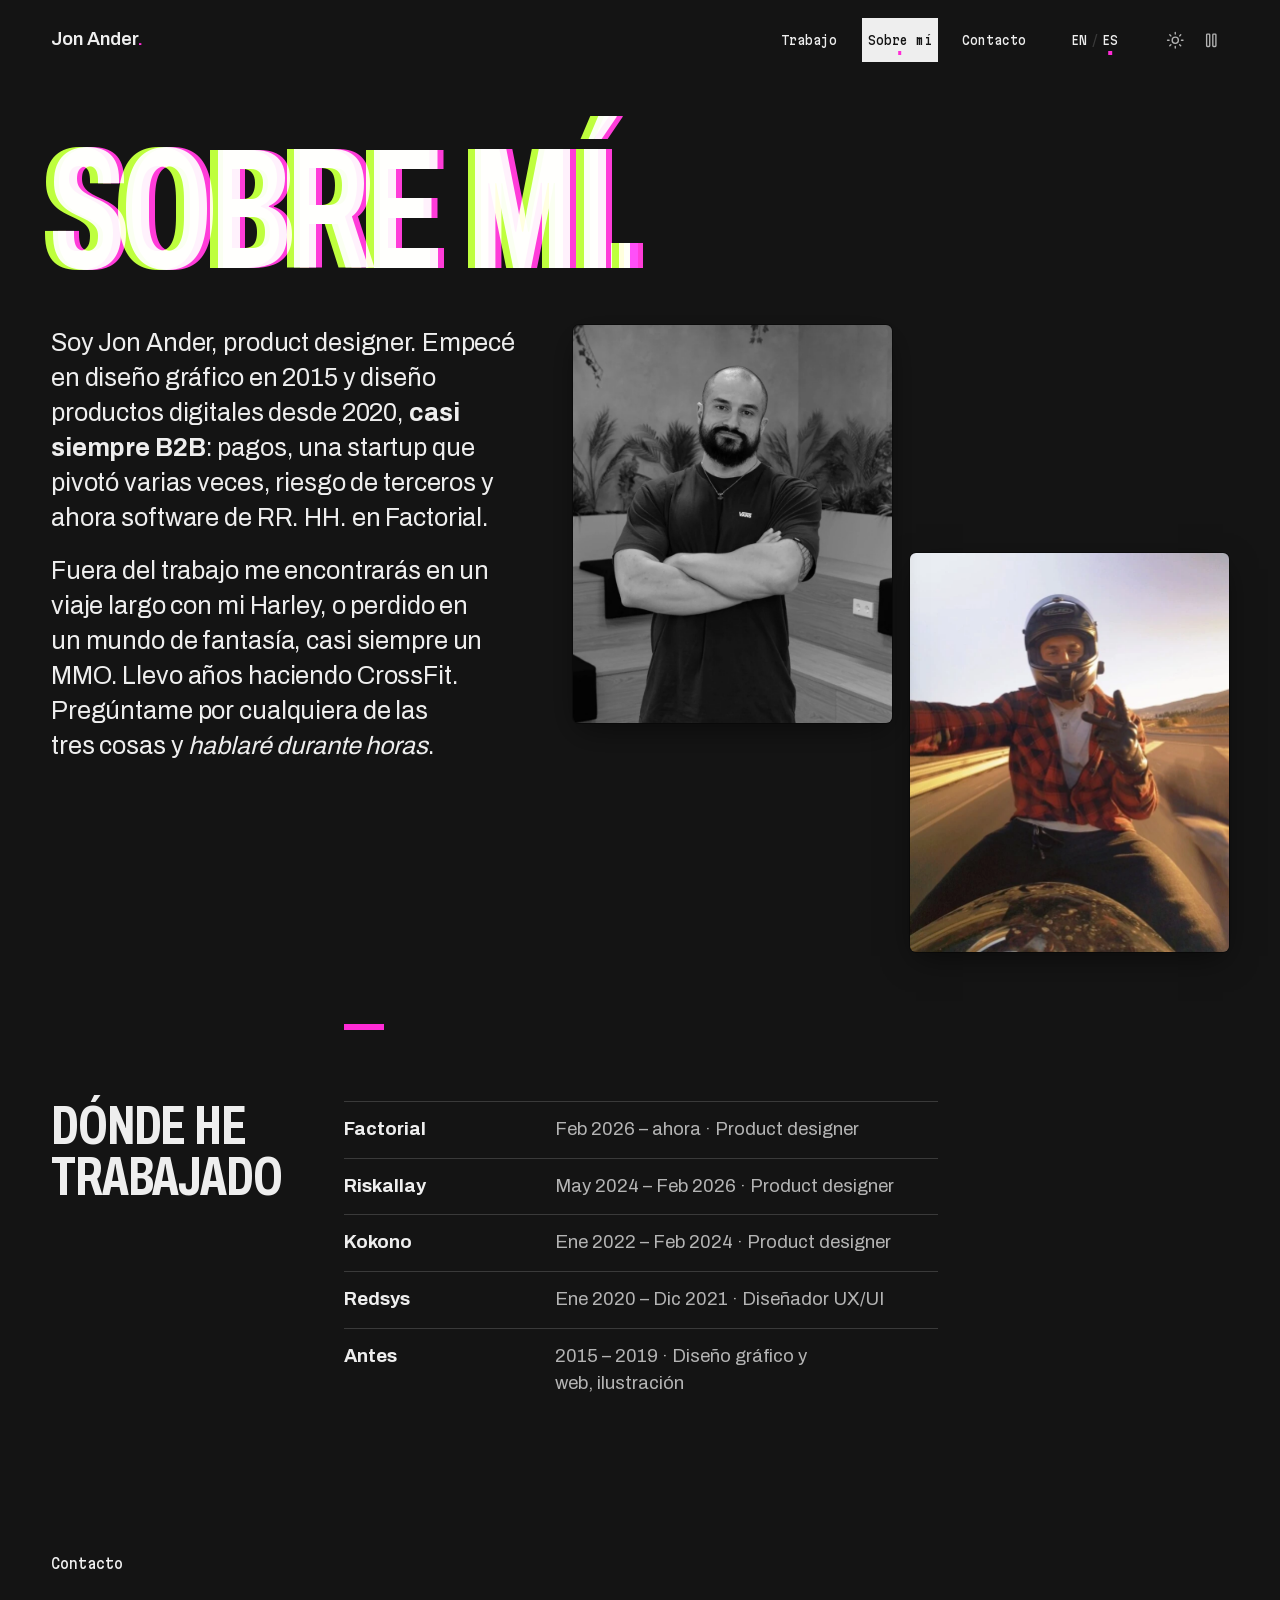
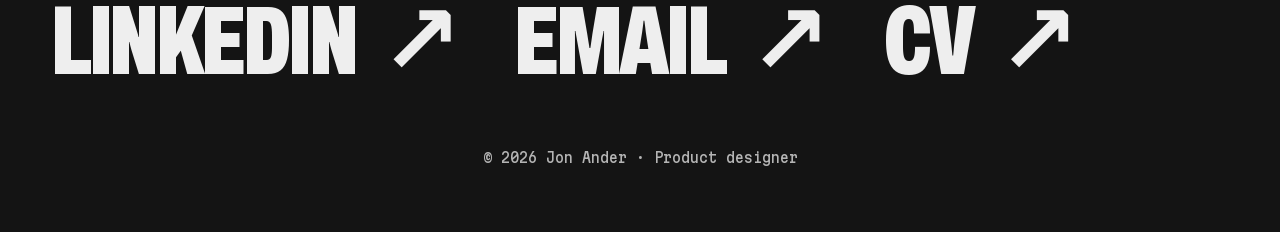
<file: es/about.html>
<!doctype html>
<html lang="es" data-theme="dark">
<head>
<meta charset="utf-8">
<meta name="viewport" content="width=device-width, initial-scale=1">
<title>Sobre Jon Ander · Product designer en Madrid</title>
<meta name="description" content="Jon Ander, product designer en Madrid: diseño gráfico desde 2015, productos digitales desde 2020, casi siempre B2B. Factorial, Riskallay, Kokono, Redsys.">
<meta name="author" content="Jon Ander">
<link rel="canonical" href="https://jonanderdesign.github.io/es/about.html">
<link rel="alternate" hreflang="en" href="https://jonanderdesign.github.io/about.html">
<link rel="alternate" hreflang="es" href="https://jonanderdesign.github.io/es/about.html">
<link rel="alternate" hreflang="x-default" href="https://jonanderdesign.github.io/about.html">
<meta property="og:type" content="profile">
<meta property="og:site_name" content="Jon Ander">
<meta property="og:title" content="Sobre Jon Ander · Product designer en Madrid">
<meta property="og:description" content="Jon Ander, product designer en Madrid: diseño gráfico desde 2015, productos digitales desde 2020, casi siempre B2B. Factorial, Riskallay, Kokono, Redsys.">
<meta property="og:url" content="https://jonanderdesign.github.io/es/about.html">
<meta property="og:image" content="https://jonanderdesign.github.io/img/og-home.png">
<meta property="og:locale" content="es_ES">
<meta property="og:locale:alternate" content="en_GB">
<meta name="twitter:card" content="summary_large_image">
<meta name="theme-color" content="#141414">
<link rel="icon" href="data:image/svg+xml,%3Csvg xmlns='http://www.w3.org/2000/svg' viewBox='0 0 32 32'%3E%3Crect width='32' height='32' fill='%23141414'/%3E%3Ctext x='13' y='24' font-family='Arial,sans-serif' font-weight='700' font-size='21' text-anchor='middle' fill='%23eee'%3EJ%3C/text%3E%3Crect x='21' y='19' width='5' height='5' fill='%23ff2bd6'/%3E%3C/svg%3E">
<script>try{if(sessionStorage.getItem('arriveB')==='1')document.documentElement.dataset.arrived='blocks'}catch(e){}</script>
<link rel="preload" href="../fonts/archivo-latin.woff2" as="font" type="font/woff2" crossorigin>
<link rel="preload" href="../fonts/martian-mono-latin.woff2" as="font" type="font/woff2" crossorigin>
<link rel="stylesheet" href="../css/site.css?v=202611191223">
<script type="application/ld+json">{"@context": "https://schema.org", "@graph": [{"@type": "Person", "name": "Jon Ander", "jobTitle": "Product designer", "url": "https://jonanderdesign.github.io/", "sameAs": ["https://www.linkedin.com/in/jon-ander-saenz/"], "address": {"@type": "PostalAddress", "addressLocality": "Madrid", "addressCountry": "ES"}, "worksFor": {"@type": "Organization", "name": "Factorial"}, "knowsAbout": ["Product design", "B2B software", "HR software", "AI products", "Agentic workflows", "Prototyping in code", "Design systems"], "@id": "https://jonanderdesign.github.io/#person"}, {"@type": "WebSite", "url": "https://jonanderdesign.github.io/", "name": "Jon Ander · Product designer", "inLanguage": "es", "author": {"@id": "https://jonanderdesign.github.io/#person"}}]}</script>
</head>
<body>
<div class="page inv case-page">

<header class="top">
  <div class="center bar">
    <a class="brand strong" href="./#top">Jon Ander<span class="dot" aria-hidden="true">.</span></a>
    <div class="tools" id="sitemenu">
      <nav class="cluster" style="--c:var(--space-s)" aria-label="Principal"><a class="nav-home" href="./#top">Inicio</a><a class="nav-work" href="./#work" data-nav>Trabajo</a><a href="about.html" aria-current="page">Sobre mí</a><a href="#contact">Contacto</a></nav>
      <div class="lang" role="group" aria-label="Idioma"><a href="../about.html" lang="en" hreflang="en" title="English version">EN</a><span class="sep" aria-hidden="true">/</span><span aria-current="true" lang="es">ES</span></div>
      <div class="cluster" style="--c:var(--space-3xs)">
      <button class="ib" id="themeBtn" type="button"></button>
      <button class="ib" id="fxBtn" type="button"></button>
      </div>
    <button class="menu-btn ib" id="menuBtn" type="button" aria-expanded="false" aria-controls="sitemenu" aria-label="Abrir el menú"><svg viewBox="0 0 24 24" aria-hidden="true"><path d="M4 7h16"/><path d="M4 12h16"/><path d="M4 17h16"/></svg><svg class="x" viewBox="0 0 24 24" aria-hidden="true"><path d="M6 6l12 12"/><path d="M18 6L6 18"/></svg></button></div>
  </div>
</header>

<main>
  <header class="chead center stack" style="--s:var(--space-m)">
    <h1 class="display ctitle"><span class="gl gx" data-text="Sobre mí." data-land>Sobre mí<span class="dot" aria-hidden="true">.</span></span></h1>
    <div class="sidebar hero" style="--side:20rem;--min:50%;--g:var(--space-m) var(--space-l)">
      <div class="side stack about-intro" style="--s:var(--space-s)">
        <p class="statement cstory">Soy Jon Ander, product designer. Empecé en diseño gráfico en 2015 y diseño productos digitales desde 2020, <b>casi siempre B2B</b>: pagos, una startup que pivotó varias veces, riesgo de terceros y ahora software de RR.&nbsp;HH. en Factorial.</p>
        <p class="statement cstory">Fuera del trabajo me encontrarás en un viaje largo con mi Harley, o perdido en un mundo de fantasía, casi siempre un MMO. Llevo años haciendo CrossFit. Pregúntame por cualquiera de las tres cosas y <i>hablaré durante horas</i>.</p>
      </div>
      <figure class="main about-photos"><img class="me" src="../img/jon-about.webp" width="800" height="1000" alt="Jon Ander"><img loading="lazy" decoding="async" src="../img/jon-harley.webp" width="640" height="800" alt="Jon Ander en su Harley en un viaje por carretera, haciendo la V motera"></figure>
    </div>
  </header>

  <section class="csec center sidebar" style="--side:16rem;--min:55%;--g:var(--space-s) var(--space-l)" aria-labelledby="h-where">
    <h2 id="h-where" class="side display chap">Dónde he trabajado</h2>
    <div class="main">
      <ol class="timeline" aria-labelledby="h-where">
        <li><b>Factorial</b><span>Feb 2026 – ahora · Product designer</span></li>
        <li><b>Riskallay</b><span>May 2024 – Feb 2026 · Product designer</span></li>
        <li><b>Kokono</b><span>Ene 2022 – Feb 2024 · Product designer</span></li>
        <li><b>Redsys</b><span>Ene 2020 – Dic 2021 · Diseñador UX/UI</span></li>
        <li><b>Antes</b><span>2015 – 2019 · Diseño gráfico y web, ilustración</span></li>
      </ol>
    </div>
  </section>
</main>

<footer class="contact center stack" id="contact" style="--s:var(--space-m)">
  <p class="label strong">Contacto</p>
  <div class="cluster" style="--c:var(--space-xs) var(--space-xl)">
    <a class="big display t6" href="https://www.linkedin.com/in/jon-ander-saenz/" target="_blank" rel="noopener"><span class="gl gx" data-text="LinkedIn">LinkedIn</span> <span>↗</span></a>
    <a class="big display t6" href="mailto:jasve90@gmail.com"><span class="gl gx" data-text="Email">Email</span> <span>↗</span></a>
    <a class="big display t6" href="../Jon-Ander-Saenz-Vega-CV.pdf" target="_blank" rel="noopener"><span class="gl gx" data-text="CV">CV</span> <span>↗</span></a>
  </div>
  <div class="foot label"><span>© 2026 Jon Ander · Product designer</span></div>
</footer>
</div>
<script src="../js/site.js?v=202611191223"></script>
</body>
</html>
</file>
<file: css/site.css>
@font-face{font-family: 'Archivo';font-style: normal;font-weight: 300 900;font-stretch: 62% 125%;font-display: swap;src: url('../fonts/archivo-latin-ext.woff2') format('woff2');unicode-range: U+0100-02BA,U+02BD-02C5,U+02C7-02CC,U+02CE-02D7,U+02DD-02FF,U+0304,U+0308,U+0329,U+1D00-1DBF,U+1E00-1E9F,U+1EF2-1EFF,U+2020,U+20A0-20AB,U+20AD-20C4,U+2113,U+2C60-2C7F,U+A720-A7FF}@font-face{font-family: 'Archivo';font-style: normal;font-weight: 300 900;font-stretch: 62% 125%;font-display: swap;src: url('../fonts/archivo-latin.woff2') format('woff2');unicode-range: U+0000-00FF,U+0131,U+0152-0153,U+02BB-02BC,U+02C6,U+02DA,U+02DC,U+0304,U+0308,U+0329,U+2000-206F,U+20AC,U+2122,U+2191,U+2193,U+2212,U+2215,U+FEFF,U+FFFD}@font-face{font-family: 'Martian Mono';font-style: normal;font-weight: 300 700;font-stretch: 75% 112.5%;font-display: swap;src: url('../fonts/martian-mono-latin-ext.woff2') format('woff2');unicode-range: U+0100-02BA,U+02BD-02C5,U+02C7-02CC,U+02CE-02D7,U+02DD-02FF,U+0304,U+0308,U+0329,U+1D00-1DBF,U+1E00-1E9F,U+1EF2-1EFF,U+2020,U+20A0-20AB,U+20AD-20C4,U+2113,U+2C60-2C7F,U+A720-A7FF}@font-face{font-family: 'Martian Mono';font-style: normal;font-weight: 300 700;font-stretch: 75% 112.5%;font-display: swap;src: url('../fonts/martian-mono-latin.woff2') format('woff2');unicode-range: U+0000-00FF,U+0131,U+0152-0153,U+02BB-02BC,U+02C6,U+02DA,U+02DC,U+0304,U+0308,U+0329,U+2000-206F,U+20AC,U+2122,U+2191,U+2193,U+2212,U+2215,U+FEFF,U+FFFD}:root{--step--1:clamp(0.8333rem,0.8142rem + 0.0852vw,0.8908rem);--step-0:clamp(1.0000rem,0.9375rem + 0.2778vw,1.1875rem);--step-1:clamp(1.2000rem,1.0724rem + 0.5673vw,1.5829rem);--step-2:clamp(1.4400rem,1.2166rem + 0.9927vw,2.1101rem);--step-3:clamp(1.7280rem,1.3664rem + 1.6070vw,2.8127rem);--step-4:clamp(2.0736rem,1.5150rem + 2.4826vw,3.7493rem);--step-5:clamp(2.4883rem,1.6518rem + 3.7178vw,4.9979rem);--step-6:clamp(2.9860rem,1.7606rem + 5.4462vw,6.6622rem);--step-8:clamp(4.2998rem,1.7871rem + 11.1675vw,11.8379rem);--space-3xs:clamp(0.2500rem,0.2344rem + 0.0694vw,0.2969rem);--space-2xs:clamp(0.5000rem,0.4688rem + 0.1389vw,0.5938rem);--space-xs:clamp(0.7500rem,0.7031rem + 0.2083vw,0.8906rem);--space-s:clamp(1.0000rem,0.9375rem + 0.2778vw,1.1875rem);--space-m:clamp(1.5000rem,1.4062rem + 0.4167vw,1.7812rem);--space-l:clamp(2.0000rem,1.8750rem + 0.5556vw,2.3750rem);--space-xl:clamp(3.0000rem,2.8125rem + 0.8333vw,3.5625rem);--space-2xl:clamp(4.0000rem,3.7500rem + 1.1111vw,4.7500rem);--space-3xl:clamp(6.0000rem,5.6250rem + 1.6667vw,7.1250rem);--space-xs-s:clamp(0.7500rem,0.6042rem + 0.6481vw,1.1875rem);--space-s-m:clamp(1.0000rem,0.7396rem + 1.1574vw,1.7812rem);--space-s-xl:clamp(1.0000rem,0.1458rem + 3.7963vw,3.5625rem);--space-m-l:clamp(1.5000rem,1.2083rem + 1.2963vw,2.3750rem);--space-l-2xl:clamp(2.0000rem,1.0833rem + 4.0741vw,4.7500rem);--space-xl-2xl:clamp(3.0000rem,2.4167rem + 2.5926vw,4.7500rem);--space-xl-3xl:clamp(3.0000rem,1.6250rem + 6.1111vw,7.1250rem);--photo:clamp(6.5000rem,4.8333rem + 7.4074vw,11.5000rem);--l1:#fcfcfc;--l2:#f9f9f9;--l3:#f0f0f0;--l4:#e8e8e8;--l5:#e0e0e0;--l6:#d9d9d9;--l7:#cecece;--l8:#bbbbbb;--l9:#8d8d8d;--l10:#838383;--l11:#646464;--l12:#202020;--d1:#141414;--d2:#1c1c1c;--d3:#252525;--d4:#2c2c2c;--d5:#313131;--d6:#3a3a3a;--d7:#484848;--d8:#606060;--d9:#6e6e6e;--d10:#7b7b7b;--d11:#b4b4b4;--d12:#eeeeee;--sig-m:#ff2bd6;--sig-a:#b8ff2c;--sig-c:#00e5ff;--bg:var(--d1);--surface:var(--d3);--surface-hover:var(--d4);--line:var(--d6);--control:var(--d8);--muted:var(--d11);--fg:var(--d12);--blend:screen;--i-bg:var(--d1);--i-surface:var(--d3);--i-surface-hover:var(--d4);--i-line:var(--d6);--i-control:var(--d8);--i-muted:var(--d11);--i-fg:var(--d12);--i-blend:screen;--gutter:var(--space-s-xl);--measure:62ch;--page:82.875rem;--plate:var(--d2);--win-r:6px;--win-shadow:0 0 0 1px rgb(0 0 0/.35),0 10px 30px -6px rgb(0 0 0/.55)}:root[data-theme=light]{--plate:var(--l3);--win-shadow:0 0 0 1px rgb(0 0 0/.06),0 10px 30px -8px rgb(0 0 0/.18);--bg:var(--l1);--surface:var(--l3);--surface-hover:var(--l4);--line:var(--l6);--control:var(--l8);--muted:var(--l11);--fg:var(--l12);--blend:multiply;--i-bg:var(--l1);--i-surface:var(--l3);--i-surface-hover:var(--l4);--i-line:var(--l6);--i-control:var(--l8);--i-muted:var(--l11);--i-fg:var(--l12);--i-blend:multiply}.inv{--bg:var(--i-bg);--surface:var(--i-surface);--surface-hover:var(--i-surface-hover);--line:var(--i-line);--control:var(--i-control);--muted:var(--i-muted);--fg:var(--i-fg);--blend:var(--i-blend);background:var(--bg);color:var(--fg)}*,*::before,*::after{box-sizing:border-box}html{-webkit-text-size-adjust:100%;color-scheme:dark}:root[data-theme=light]{color-scheme:light}body{margin:0;background:var(--bg);color:var(--fg);font-family:"Archivo",system-ui,sans-serif;font-stretch:100%;font-weight:400;font-size:var(--step-0);line-height:1.5;-webkit-font-smoothing:antialiased}.page{overflow-x:clip}h1,h2,h3,p,dl,dd{margin:0}a{color:inherit;text-decoration-thickness:1px;text-underline-offset:.18em}a:hover{text-decoration-thickness:2px}:focus-visible{outline:2px solid var(--fg);outline-offset:3px}button{font:inherit;color:inherit}.display{font-stretch:62%;font-weight:850;text-transform:uppercase;letter-spacing:-.035em;word-spacing:.06em;line-height:.84}.t6{font-size:var(--step-6)}.statement{font-size:var(--step-2);line-height:1.2;letter-spacing:-.01em}.lead{font-size:var(--step-1);line-height:1.35;letter-spacing:-.005em}.label{font-size:var(--step--1);line-height:1.35;font-weight:500;color:var(--muted)}.strong{font-weight:600;color:var(--fg)}.center{box-sizing:content-box;max-inline-size:var(--page);margin-inline:auto;padding-inline:var(--gutter)}@property --s{syntax:'*';inherits:false}@property --c{syntax:'*';inherits:false}@property --g{syntax:'*';inherits:false}.stack{display:flex;flex-direction:column;justify-content:flex-start;gap:var(--s,var(--space-s))}.stack>*{margin-block:0}.cluster{display:flex;flex-wrap:wrap;align-items:center;gap:var(--c,var(--space-s))}.sidebar{display:flex;flex-wrap:wrap;gap:var(--g,var(--space-l))}.sidebar>.side{flex-basis:var(--side,16rem);flex-grow:1}.sidebar>.main{flex-basis:0;flex-grow:999;min-inline-size:var(--min,55%)}.top{position:relative;z-index:40;background:var(--bg)}@media (min-width:48rem){.top{position:sticky;top:0}}.top .bar{display:flex;flex-wrap:wrap;justify-content:space-between;align-items:center;gap:var(--space-2xs) var(--space-s);padding-block:var(--space-xs-s)}.top .brand{text-decoration:none}.top .tools{display:flex;align-items:center;flex-wrap:nowrap;gap:var(--space-l)}.top nav a{text-decoration:none;display:inline-flex;align-items:center;min-block-size:2.75rem}.lang{display:inline-flex;align-items:center;font-size:var(--step--1);font-weight:600;letter-spacing:.04em}.lang>span{display:inline-grid;place-items:center;min-block-size:2.75rem;padding-inline:.15em}.lang .sep{color:var(--line);font-weight:400}.lang .soon{color:var(--muted);cursor:default}.top .tools .cluster{flex-wrap:nowrap}.top .tools>div.cluster{gap:0}.ib{all:unset;box-sizing:border-box;cursor:pointer;display:inline-grid;place-items:center;min-inline-size:2.25rem;min-block-size:2.75rem;color:var(--muted);border-radius:999px}.ib:hover{color:var(--fg)}.ib:focus-visible{outline:2px solid var(--fg);outline-offset:2px}.ib svg{inline-size:var(--step-0);block-size:var(--step-0);fill:none;stroke:currentColor;stroke-width:1.75;stroke-linecap:round;stroke-linejoin:round}.photo{display:block;inline-size:var(--photo);aspect-ratio:1;border-radius:50%;background:var(--surface)}.big{text-decoration:none;display:inline-block}.big:hover{text-decoration:underline;text-decoration-thickness:.06em;text-underline-offset:.08em}.gl{position:relative;display:inline-block}.gl.nw{white-space:nowrap}.gl::before,.gl::after{content:attr(data-text);content:attr(data-text) / "";position:absolute;inset:0;opacity:0;pointer-events:none}.sr{position:absolute!important;inline-size:1px;block-size:1px;overflow:hidden;clip:rect(0 0 0 0);white-space:nowrap}.gx .base{position:relative;display:inline-block;transform-origin:50% 50%}.gx .base i{font-style:normal;display:inline-block}.gx .base .wd{display:inline-block;white-space:nowrap}.gx .cp,.gx .il{position:absolute;left:0;right:0;top:0;opacity:0;pointer-events:none;white-space:inherit}.gx .cp::after,.gx .il::after{content:attr(data-t);content:attr(data-t) / ""}.gx .cp{mix-blend-mode:var(--blend)}.gx .cp.m{color:var(--sig-m)}.gx .cp.a{color:var(--sig-a)}.gx .il{-webkit-mask:repeating-linear-gradient(180deg,#000 0 2px,transparent 2px 4px);mask:repeating-linear-gradient(180deg,#000 0 2px,transparent 2px 4px)}.gx .il.b{-webkit-mask:repeating-linear-gradient(180deg,transparent 0 2px,#000 2px 4px);mask:repeating-linear-gradient(180deg,transparent 0 2px,#000 2px 4px)}.gx .streak{position:absolute;left:-6%;right:-14%;height:.035em;min-height:2px;background:currentColor;opacity:0;pointer-events:none;font-style:normal}:root{--accent:#ff2bd6}:root[data-theme=light]{--accent:#c2298a}::selection{background:color-mix(in srgb,var(--accent) 40%,transparent)}.dot{color:var(--accent)}a:hover{text-decoration-color:var(--accent)}.gx .base i[data-dot]{color:var(--accent)}.go i,.back i,.cue .arr i,.contact .big>span:last-child{font-style:normal;transition:color .15s}a:hover .go i,a:focus-visible .go i,.back:hover i,.back:focus-visible i,.cue:hover .arr i,.contact a.big:hover>span:last-child,.contact a.big:focus-visible>span:last-child{color:var(--accent)}.next .nt .base .wd:last-child::after{content:".";color:var(--accent);opacity:0;transition:opacity .2s}.next:hover .nt .base .wd:last-child::after,.next:focus-visible .nt .base .wd:last-child::after{opacity:1}.top nav a,.lang>span{position:relative}.top nav a[aria-current]::after,.top nav a:not([aria-disabled=true]):hover::after,.lang [aria-current]::after{content:"";position:absolute;left:50%;bottom:.45rem;inline-size:.3em;block-size:.3em;background:var(--accent);transform:translateX(-50%)}.gx .base i.fm{color:var(--sig-m)}.gx .base i.fa{color:var(--sig-a)}.gl::before{color:var(--sig-c);mix-blend-mode:var(--blend)}.gl::after{color:var(--sig-m);mix-blend-mode:var(--blend)}.hard::before{opacity:1!important;animation:h1 .12s steps(2) infinite!important}.hard::after{opacity:1!important;animation:h2 .1s steps(2) infinite!important}@keyframes h1{0%{clip-path:inset(10% 0 55% 0);transform:translate(-.09em,0)}50%{clip-path:inset(58% 0 8% 0);transform:translate(.12em,0)}100%{clip-path:inset(30% 0 40% 0);transform:translate(-.06em,0)}}@keyframes h2{0%{clip-path:inset(62% 0 4% 0);transform:translate(.1em,0)}50%{clip-path:inset(4% 0 70% 0);transform:translate(-.13em,0)}100%{clip-path:inset(40% 0 30% 0);transform:translate(.07em,0)}}.fl{position:fixed;z-index:70;width:220px;height:220px;border-radius:50%;pointer-events:none;transform:translate(-50%,-50%) scale(0);filter:url(#goo);will-change:transform}.fl.a{background:var(--sig-c)}.fl.m{background:var(--sig-m)}.slices{position:fixed;inset:0;z-index:75;pointer-events:none;display:flex;flex-direction:column}.slices i{flex:1;display:block;background:var(--i-bg);transform:translateX(-110%);box-shadow:-6px 0 0 var(--sig-c),6px 0 0 var(--sig-m)}.scan{position:fixed;inset:0;z-index:76;pointer-events:none;background:repeating-linear-gradient(0deg,transparent 0 2px,#ffffff10 3px 3px);opacity:0}.flash{position:fixed;inset:0;z-index:77;pointer-events:none;background:#fff;opacity:0;mix-blend-mode:difference}.case{position:fixed;inset:0;z-index:80;overflow-y:auto;display:none}.case.open{display:block}.case dl{--s:var(--space-xs)}.case dt{font-size:var(--step--1);color:var(--muted);font-weight:500}.case dd{font-size:var(--step-0)}.rm .gx .cp,.rm .gx .il,.rm .gx .streak,.rm .gl::before,.rm .gl::after{display:none!important}.rm .fl,.rm .slices,.rm .scan,.rm .flash{display:none!important}@keyframes rip{0%{transform:translateX(-1.2%);box-shadow:8px 0 0 var(--sig-m),-8px 0 0 var(--sig-c);clip-path:polygon(0 0,100% 0,100% 34%,0 34%,0 46%,100% 46%,100% 100%,0 100%)}25%{transform:translateX(1.6%);box-shadow:-6px 0 0 var(--sig-c),6px 0 0 var(--sig-m);clip-path:none}50%{transform:translate(-.5%,.6%);box-shadow:4px 0 0 var(--sig-c);clip-path:polygon(0 0,100% 0,100% 62%,0 62%,0 70%,100% 70%,100% 100%,0 100%)}75%{transform:translateX(.4%);box-shadow:none;clip-path:none}100%{transform:none;box-shadow:none;clip-path:none}}.mb{position:fixed;z-index:2147483645;overflow:hidden;pointer-events:none;background:var(--bg)}.mb-cut{position:fixed;inset:0;z-index:2147483646;background:#000;pointer-events:none}.gx .base i.blk{position:relative;color:transparent}.gx .base i.blk::after{content:"";position:absolute;left:0;right:0;top:calc(50% - .352em);height:.686em;background:var(--bk,var(--fg))}.case-page{min-block-size:100svh}.case-page .top{background:var(--bg)}.chead{padding-block:var(--space-l-2xl) var(--space-l)}.ctitle{font-size:var(--step-8);font-weight:700;letter-spacing:-.02em;line-height:.86}.cstory{max-inline-size:28ch;text-wrap:balance}.facts{display:grid;grid-template-columns:repeat(auto-fit,minmax(min(12rem,100%),1fr));gap:var(--space-s) var(--space-l);border-block:1px solid var(--line);padding-block:var(--space-s)}.facts dt{font-size:var(--step--1);color:var(--muted);font-weight:500}.facts dd{margin:0;font-size:var(--step-0)}.nda{font-size:var(--step--1);color:var(--muted)}.csec{padding-block:var(--space-xl-2xl)}.csec + .csec{padding-block-start:0}.chap{font-size:var(--step-4);font-weight:700;letter-spacing:-.02em;line-height:.9}.ctext{max-inline-size:54ch}.ctext p+p{margin-block-start:var(--space-s)}.dec{border-block-start:1px solid var(--line);padding-block:var(--space-m)}.dec:first-child{border-block-start:0;padding-block-start:0}.dec h3{font-size:var(--step-2);font-weight:600;letter-spacing:-.01em;line-height:1.15}.result{font-size:var(--step-2);line-height:1.25;max-inline-size:34ch;text-wrap:pretty}.next{text-decoration:none;border-block:1px solid var(--line);padding-block:var(--space-m)}.next .nt{font-size:var(--step-6);font-weight:700;letter-spacing:-.02em;line-height:.86}.next .go{font-size:var(--step-0);font-weight:600}.next:hover .go i{transform:translateX(var(--space-3xs))}.next .go i{font-style:normal;display:inline-block;transition:transform .3s cubic-bezier(.2,.8,.2,1)}.contact{padding-block:var(--space-l-2xl) var(--space-l)}.contact .big{text-decoration:none;display:inline-flex;align-items:center;gap:.25em}.foot{display:flex;justify-content:center;text-align:center;flex-wrap:wrap;gap:var(--space-xs);padding-block:var(--space-l) var(--space-m)}.top nav a{display:inline-flex;align-items:center;justify-content:center;min-block-size:2.75rem;min-inline-size:2.75rem}.back{align-self:flex-start;display:inline-flex;align-items:center;min-block-size:2.75rem;text-decoration:none}.contact .big{min-block-size:2.75rem}.overview .facts{border-block:1px solid var(--line)}.viz{inline-size:100%}.flow{display:flex;align-items:stretch;gap:var(--space-2xs);list-style:none;padding:0;margin:0}.flow>li{flex:1 1 0;min-inline-size:0;border:1px solid var(--line);background:var(--surface);padding:var(--space-xs) var(--space-s);display:flex;flex-direction:column;gap:var(--space-3xs)}.flow>li b{font-weight:600;font-size:var(--step-0);line-height:1.2}.flow>li span{color:var(--muted);font-size:var(--step--1);line-height:1.35}.flow>li.out{background:transparent;border-style:dashed}.flow>li.key{border-color:var(--accent)}.flow>li.arr{flex:0 0 auto;border:0;background:none;padding:0;justify-content:center;color:var(--muted)}.flow>li.branch{border:0;background:none;padding:0;gap:var(--space-3xs)}.branch>.or{font-style:normal;color:var(--muted);font-size:var(--step--1);align-self:center}.branch>div{border:1px solid var(--line);background:var(--surface);padding:var(--space-xs) var(--space-s);display:flex;flex-direction:column;gap:var(--space-3xs);flex:1}.csec>.main{container-type:inline-size}@container (max-width:36rem){.flow{flex-direction:column;counter-reset:step;gap:var(--space-3xs)}.flow>li.arr{display:none}.flow>li:not(.arr):not(.branch)>b::before{counter-increment:step;content:counter(step) ". ";color:var(--muted)}.flow>li.branch{flex-direction:row;counter-increment:step}.branch>div>b::before{content:counter(step) ". ";color:var(--muted)}}@container (min-width:36.01rem){.flow:has(.branch)>li:not(.branch):not(.arr){align-self:center}}.stats{display:grid;grid-template-columns:repeat(auto-fit,minmax(min(9rem,100%),1fr));gap:var(--space-s) var(--space-l);border-block:1px solid var(--line);padding-block:var(--space-s);margin:0}.stats div{display:flex;flex-direction:column;gap:var(--space-3xs)}.stats dt{order:2;color:var(--muted);font-size:var(--step--1)}.stats dd{order:1;margin:0;font-size:var(--step-4);font-weight:700;letter-spacing:-.02em;line-height:1}.mini{border-collapse:collapse;inline-size:100%;max-inline-size:36rem;font-size:var(--step-0)}.mini th{text-align:start;font-weight:400;padding:var(--space-2xs) var(--space-s) var(--space-2xs) 0;border-block-end:1px solid var(--line)}.mini td{text-align:end;font-weight:600;padding-block:var(--space-2xs);border-block-end:1px solid var(--line);white-space:nowrap}.mini tr.leak th,.mini tr.leak td{font-weight:700;color:var(--fg)}.hero{align-items:start;justify-content:space-between}.facts .wide{grid-column:1/-1}.overview>.main{container-type:inline-size}.facts{grid-template-columns:1fr}@container (min-width:36rem){.facts{grid-template-columns:repeat(3,1fr)}.facts:not(:has(>div:nth-child(4))){grid-template-columns:repeat(2,1fr)}}.facts .wide dd{font-size:var(--step-1);line-height:1.3}@container (max-width:36rem){.thumbs{grid-template-columns:repeat(3,1fr)}.thumbs .main-shot{grid-column:1/-1;grid-row:auto}.thumbs .shot.no{aspect-ratio:4/3}}@container (min-width:44rem){.comp-grid{grid-template-columns:minmax(0,.85fr) minmax(0,1.15fr);grid-template-areas:"plan term" "plan ticket"}.comp .plan{grid-area:plan}.comp .term{grid-area:term}.comp .ticket{grid-area:ticket}}.piece{border:1px solid var(--line);background:var(--surface);padding:var(--space-s);min-inline-size:0;display:flex;flex-direction:column;gap:var(--space-2xs);font-size:max(var(--step--1),.875rem);line-height:1.45}.piece .pk{margin:0;color:var(--muted)}.plan-sec{margin:0;padding-inline-start:1.6em}.plan-sec li::marker{color:var(--muted)}.checks{list-style:none;margin:0;padding:var(--space-2xs) 0 0;border-block-start:1px solid var(--line);display:grid;gap:var(--space-3xs)}.checks li{display:grid;grid-template-columns:1.3em minmax(0,1fr)}.checks i{font-style:normal;color:var(--muted)}.term pre{margin:0;white-space:pre-wrap;overflow-wrap:anywhere;font-family:ui-monospace,SFMono-Regular,Menlo,Consolas,monospace;font-size:1em;line-height:1.5}.term b{font-weight:700;color:var(--fg)}.ticket .tt{margin:0;font-weight:700;color:var(--fg);font-size:var(--step-0);line-height:1.3}.ticket dl{display:grid;grid-template-columns:auto minmax(0,1fr);gap:var(--space-3xs) var(--space-s);margin:0}.ticket dt{color:var(--muted)}.ticket dd{margin:0}.piece .mini{max-inline-size:none}.rounds{list-style:none;margin:0;padding:0;display:grid;gap:var(--space-3xs)}.rounds b{color:var(--fg);font-weight:700;margin-inline-end:.4em}.chat .msg{margin:0;display:grid;grid-template-columns:2.6em minmax(0,1fr);gap:var(--space-2xs)}.chat .msg span{color:var(--muted)}.chat .msg.me{color:var(--fg);font-weight:700}@container (min-width:44rem){.comp-grid.two,.comp-grid.three{grid-template-areas:none}.comp-grid.two{grid-template-columns:minmax(0,.8fr) minmax(0,1.2fr)}}@container (min-width:56rem){.comp-grid.three{grid-template-columns:repeat(3,minmax(0,1fr))}}@container (min-width:44rem) and (max-width:56rem){.comp-grid.three{grid-template-columns:minmax(0,1fr) minmax(0,1fr)}.comp-grid.three .chat{grid-row:span 2}}.timeline{list-style:none;margin:0;padding:0;display:grid;gap:0;max-inline-size:44rem}.timeline li{display:grid;grid-template-columns:minmax(0,12rem) minmax(0,1fr);gap:var(--space-2xs) var(--space-s);padding-block:var(--space-xs);border-block-start:1px solid var(--line)}.timeline b{font-weight:700;color:var(--fg)}.timeline span{color:var(--muted)}@container (max-width:36rem){.timeline li{grid-template-columns:minmax(0,1fr)}}.back{gap:.35em}.timeline{max-inline-size:54ch}a.zoom{display:block;cursor:zoom-in}.timeline span{text-wrap:pretty}@media (hover:none){figure:has(a.zoom) > figcaption::after{content:" Tap an image to enlarge it."}}@container (min-width:44rem){.tabs3{grid-template-columns:repeat(3,minmax(0,1fr))}}:root{--plate-pad:clamp(1rem,.4rem + 2.6vw,2.5rem)}.fig{margin:0;display:grid;gap:var(--space-s);inline-size:100%;min-inline-size:0}.stack>.fig{margin-block-start:var(--space-s)}.fig>figcaption{font-size:1rem;color:var(--muted);line-height:1.5;max-inline-size:60ch}.plate{background:var(--plate);padding:var(--plate-pad);display:grid;place-items:center;min-inline-size:0;container-type:inline-size}.plate img{display:block;inline-size:100%;block-size:auto;border-radius:var(--win-r);box-shadow:var(--win-shadow)}.plate a.zoom{inline-size:100%;border-radius:var(--win-r)}.dec{padding-block-end:var(--space-l)}.plate.board{place-items:stretch;align-content:start;gap:var(--space-m) var(--space-s)}@container (min-width:36rem){.plate.board{grid-template-columns:repeat(2,minmax(0,1fr))}.plate.board .alts{display:contents}}.board .frame{display:grid;gap:var(--space-2xs);min-inline-size:0;align-content:start}.board .fname{margin:0;font-size:var(--step--1);color:var(--muted);line-height:1.35}.board .fname b{color:var(--fg);font-weight:600}.board .alts{display:grid;gap:var(--space-s);grid-template-columns:minmax(0,1fr)}.plate.docs{place-items:stretch;align-items:start;gap:var(--space-s);grid-template-columns:minmax(0,1fr)}@container (min-width:40rem){.plate.docs{grid-template-columns:minmax(0,.85fr) minmax(0,1.15fr);grid-template-areas:"plan term" "plan ticket"}.plate.docs .plan{grid-area:plan;align-self:stretch}.plate.docs .term{grid-area:term}.plate.docs .ticket{grid-area:ticket}}.doc{border-radius:var(--win-r);box-shadow:var(--win-shadow);padding:var(--space-xs) var(--space-s);min-inline-size:0;display:flex;flex-direction:column;gap:var(--space-3xs);font-family:-apple-system,BlinkMacSystemFont,"Segoe UI",Inter,system-ui,sans-serif;font-size:.8125rem;line-height:1.45}.doc.paper{background:#fff;color:#1f2328;--fg:#1f2328;--muted:#59636e;--line:#d8dee4}.doc.termwin{background:#0d1117;color:#c9d1d9;--fg:#f0f6fc;--muted:#8b949e;--line:#30363d}.doc .pk{margin:0 0 var(--space-3xs);color:var(--muted);font-size:.75rem}.doc.termwin .pk{display:flex;align-items:center;gap:.5em}.doc.termwin .pk::before{content:"";inline-size:.55em;block-size:.55em;border-radius:50%;background:#ff5f57;box-shadow:.9em 0 0 #febc2e,1.8em 0 0 #28c840;margin-inline-end:2.2em}.doc.ticket .tt{font-size:.875rem}.plate.docs .plan .checks{margin-block-start:var(--space-2xs)}.zoombox{border:0;padding:0;margin:0;inline-size:100vw;block-size:100dvh;max-inline-size:none;max-block-size:none;background:transparent;color:#fff}.zoombox[open]{display:grid;place-items:center}.zoombox::backdrop{background:rgb(0 0 0/.97)}.zoomscroll{display:grid;place-items:center;max-inline-size:100vw;max-block-size:100dvh}.zoombox img{display:block;max-inline-size:94vw;max-block-size:calc(100dvh - 8rem);inline-size:auto;block-size:auto;object-fit:contain;border-radius:var(--win-r);cursor:zoom-out}.zoombox.pan .zoomscroll{inline-size:100vw;block-size:100dvh;overflow:auto;place-items:start;padding:4.5rem var(--space-s) var(--space-s);overscroll-behavior:contain}.zoombox.pan img{max-inline-size:none;max-block-size:none;cursor:auto}.zoomclose{position:fixed;inset-block-start:var(--space-s);inset-inline-end:var(--space-s);inline-size:2.75rem;block-size:2.75rem;border-radius:50%;border:1px solid rgb(255 255 255/.35);background:rgb(0 0 0/.6);color:#fff;font-size:1.6rem;line-height:1;cursor:pointer;display:grid;place-items:center;padding:0}.zoomclose:hover{background:rgb(255 255 255/.15)}@media (min-width:48rem){.csec.sidebar>.side,.sidebar.overview>.side{flex-grow:0}}.plate.board{column-gap:20px}.doc .tt{margin:0;font-weight:700;color:var(--fg);font-size:.875rem;line-height:1.35}@container (min-width:40rem){.plate.docs.three{grid-template-columns:repeat(2,minmax(0,1fr));grid-template-areas:"canvas chat" "audit chat"}.plate.docs.three .canvas{grid-area:canvas}.plate.docs.three .audit{grid-area:audit}.plate.docs.three .chat{grid-area:chat;align-self:stretch}}.doc.chat .msg{gap:var(--space-3xs)}.piece.before .mini{max-inline-size:none}.main:not(.stack)>.fig{margin-block-start:var(--space-l)}.hero.hero-wide{margin-block-end:var(--space-l)}@container (max-width:40rem){.plate.docs,.plate.docs.three{grid-template-columns:none;grid-template-areas:none;grid-auto-flow:column;grid-auto-columns:88%;overflow-x:auto;scroll-snap-type:x mandatory;scroll-padding-inline:var(--plate-pad);align-items:start;overscroll-behavior-x:contain}.plate.docs>.doc{scroll-snap-align:start}}.dec:last-child{padding-block-end:0}.hero>.main.about-photos{flex:0 1 41rem;min-inline-size:0;margin:0;display:grid;grid-template-columns:repeat(2,minmax(0,1fr));gap:var(--space-s);align-self:start}.about-photos img{display:block;inline-size:100%;block-size:auto;aspect-ratio:4/5;object-fit:cover;border-radius:var(--win-r);box-shadow:var(--win-shadow)}.about-photos img.me{filter:grayscale(1)}@media (max-width:48rem){.hero>.main.about-photos{margin-inline-start:0;flex-basis:100%}}@supports (animation-timeline: view()){@media (prefers-reduced-motion: no-preference){html:not(.rm) .intro .names{animation:hero-out linear both;animation-timeline:view();animation-range:exit 0% exit 90%;transform-origin:left top}html:not(.rm) .intro .bottom{animation:hero-fade linear both;animation-timeline:view();animation-range:exit 10% exit 100%}@keyframes hero-out{to{transform:translateY(-6%) scale(.86);opacity:.35}}@keyframes hero-fade{to{opacity:0}}@media (min-width:48rem){html:not(.rm) .rows .prow .ptitle{animation:breathe linear both;animation-timeline:view();animation-range:entry 0% exit 100%}}@keyframes breathe{0%{font-stretch:62%;letter-spacing:-.02em}45%{font-stretch:74%;letter-spacing:0}55%{font-stretch:74%;letter-spacing:0}100%{font-stretch:62%;letter-spacing:-.02em}}html:not(.rm) .rows .prow::after{animation:rule-fill linear both!important;animation-timeline:view()!important;animation-range:entry 0% entry 100%!important;transform:scaleX(0)}@keyframes rule-fill{from{transform:scaleX(0)}to{transform:none}}html:not(.rm) .chead .fig .plate{animation:settle linear both;animation-timeline:view();animation-range:exit 0% exit 60%;transform-origin:center top}@keyframes settle{to{transform:scale(.96) translateY(-2%);opacity:.6}}html:not(.rm) .csec .fig .plate,html:not(.rm) .csec .fig > img{animation:open-up linear both;animation-timeline:view();animation-range:entry 0% entry 100%;transform-origin:center bottom}@keyframes open-up{from{clip-path:inset(0 0 60% 0);transform:translateY(40px) scale(.94);opacity:.4}to{clip-path:inset(0);transform:none;opacity:1}}html:not(.rm) ol.flow.viz > li{animation:step-in linear both;animation-timeline:view()}html:not(.rm) ol.flow.viz > li:nth-child(1){animation-range:entry 0% entry 35%}html:not(.rm) ol.flow.viz > li:nth-child(2){animation-range:entry 8% entry 43%}html:not(.rm) ol.flow.viz > li:nth-child(3){animation-range:entry 16% entry 51%}html:not(.rm) ol.flow.viz > li:nth-child(4){animation-range:entry 24% entry 59%}html:not(.rm) ol.flow.viz > li:nth-child(5){animation-range:entry 32% entry 67%}html:not(.rm) ol.flow.viz > li:nth-child(6){animation-range:entry 40% entry 75%}html:not(.rm) ol.flow.viz > li:nth-child(7){animation-range:entry 48% entry 83%}html:not(.rm) ol.flow.viz > li:nth-child(8){animation-range:entry 56% entry 91%}html:not(.rm) ol.flow.viz > li:nth-child(9){animation-range:entry 64% entry 99%}@keyframes step-in{from{opacity:0;transform:translateY(10px)}to{opacity:1;transform:none}}html:not(.rm) .csec .stats dd{animation:num-in linear both;animation-timeline:view();animation-range:entry 0% entry 60%}@keyframes num-in{from{opacity:0;transform:translateY(18px)}to{opacity:1;transform:none}}}}@media (min-width:64rem){.csec .side.chap{position:sticky;top:calc(var(--hdr,82px) + 24px);align-self:start}}.csec + .csec::before,.chead + .csec::before{content:"";display:block;inline-size:100%;block-size:.375rem;background:linear-gradient(var(--accent),var(--accent)) 0 0/2.5rem 100% no-repeat;background-origin:content-box;margin-block-end:calc(var(--space-xl-2xl) - var(--space-s))}.chead + .csec{padding-block-start:calc(var(--space-xl-2xl) - var(--space-l))}@media (min-width:48rem){.csec + .csec::before,.chead + .csec::before{background-position-x:calc(var(--side,16rem) + var(--space-l))}}.top .tools .nav-home{display:none}.menu-btn{display:none}.menu-btn svg{inline-size:1.25rem;block-size:1.25rem;fill:none;stroke:currentColor;stroke-width:1.75;stroke-linecap:round}.menu-btn .x{display:none}.top.open .menu-btn svg{display:none}.top.open .menu-btn .x{display:block}@media (max-width:47.99rem){.menu-btn{display:inline-grid;color:var(--fg);order:-1;margin-inline-end:auto}.top .tools{display:contents}.top .brand{display:none}.top .bar{flex-wrap:nowrap;justify-content:flex-end;align-items:center;gap:var(--space-2xs)}.top .tools nav.cluster{display:none}.top .tools>.lang{order:2}.top .tools>div.cluster{order:3;gap:var(--space-3xs);margin-inline-start:var(--space-2xs)}.lang [aria-current],.lang .sep{display:none}.top.open .tools nav.cluster{display:flex;flex-direction:column;align-items:flex-start;gap:var(--space-s);position:absolute;inset-inline:0;top:100%;z-index:40;background:var(--bg);border-block-start:1px solid var(--line);border-block-end:1px solid var(--line);padding:var(--space-s) var(--gutter) var(--space-m)}.top{position:relative}.top.open{z-index:90}.top .bar{align-items:center}.top .tools{align-items:center}.top.open .tools nav a{font-size:var(--step-1);min-block-size:2.75rem;padding-inline:0;inline-size:100%}.top .tools .nav-home{display:inline-flex;align-items:center;min-block-size:2.75rem;inline-size:100%;font-size:var(--step-1);text-decoration:none}.top.open .tools nav a[aria-current]::after{left:0;transform:none;bottom:.6rem}}:root{--mono:"Martian Mono",ui-monospace,"SF Mono",Menlo,monospace}.top nav a,.lang,.intro .label,.work-head .label,.pmeta,.contact>.label,.foot,.cue-t,.addr{font-family:var(--mono);font-stretch:87.5%;font-weight:450;letter-spacing:0;text-transform:none}.top nav a,.lang{font-size:.75rem}.top nav a{display:inline-flex;align-items:center;justify-content:center;min-block-size:2.75rem;min-inline-size:2.75rem}.top nav a{padding:2px 6px}.top nav a[aria-current]{background:#eee;color:var(--bg,#111)}.top nav a[aria-current] .gx{color:inherit}@media (min-width:48rem){.top nav a{min-inline-size:0;justify-content:normal}}.lang>a{display:inline-grid;place-items:center;min-block-size:2.75rem;padding-inline:.15em;text-decoration:none}.foot a{display:inline-flex;align-items:center;min-block-size:2.75rem;padding-inline:.25em}.foot,.page .foot{justify-content:center;text-align:center}.foot>span{flex:0 1 auto}.cutx .base{clip-path:none!important;transform:none!important;text-shadow:none!important}.cutx .ct{display:none!important}.about-intro .statement.cstory{font-size:25px;line-height:1.4;max-inline-size:60ch;letter-spacing:-.005em}
</file>
<file: css/home.css>
@media (max-width:47.99rem){.pmeta .nb{white-space:normal}}@media (min-width:48rem){.top nav a{min-inline-size:0;justify-content:normal}}.intro .label,.work-head .label,.contact>.label,.foot{font-size:.75rem}.intro{padding-block:var(--space-l-2xl) var(--space-l)}@media (min-width:48rem){.intro{min-block-size:calc(100svh - var(--hdr,4.5rem) - var(--space-l-2xl) - var(--space-l));justify-content:center}}@media (min-width:48rem) and (max-height:56rem){.intro{padding-block-start:var(--space-l);min-block-size:calc(100svh - var(--hdr,4.5rem) - var(--space-l) - var(--space-l))}.intro{--photo:clamp(5rem,2rem + 6vw,7.5rem)}}.names{margin:0;font-weight:inherit;max-inline-size:100%}.names .line{display:block}.names .display{font-weight:700;letter-spacing:-.02em;line-height:.86}.names .sign{text-align:right;margin-block-start:var(--space-2xs)}.names .sign .display{font-size:var(--step-4)}.bottom{display:flex;flex-wrap:wrap;align-items:flex-end;justify-content:space-between;gap:var(--space-m-l)}.bottom .band{flex:1 1 30rem;align-items:flex-start}.band .statement{font-size:var(--step-1);line-height:1.38;letter-spacing:-.005em;max-inline-size:38ch}.cue{display:inline-flex;align-items:center;gap:var(--space-xs);text-decoration:none;color:var(--fg);margin-inline-start:auto}.cue .cue-t{display:flex;flex-direction:column;align-items:flex-end;line-height:1.5;font-size:.75rem}.cue .cue-t b{font-weight:600}.cue .arr{display:grid;place-items:center;inline-size:var(--space-xl);block-size:var(--space-xl);border:1px solid var(--control);border-radius:50%;font-size:var(--step-1)}.cue .arr i{font-style:normal;display:block;animation:cueDown 2.4s cubic-bezier(.45,0,.2,1) infinite}@keyframes cueDown{0%,55%,100%{transform:translateY(0);opacity:1}70%{transform:translateY(.45em);opacity:0}71%{transform:translateY(-.45em);opacity:0}85%{transform:translateY(0);opacity:1}}.cue:hover .arr{background:var(--surface)}.cue:focus-visible{outline:2px solid var(--fg);outline-offset:4px}.rm .cue .arr i{animation:none}html{scroll-behavior:smooth}@media (prefers-reduced-motion:reduce){html{scroll-behavior:auto}}html.lock{overflow:hidden;scroll-behavior:auto}@media (max-width:47.99rem){.band{display:block}.band>.side{float:left;margin:0 var(--space-s) var(--space-2xs) 0;shape-outside:circle(50%)}.band>.main{display:block}.band::after{content:"";display:block;clear:both}.band .photo{inline-size:4.5rem}.cue{display:none}}.contact{padding-block:var(--space-l-2xl) var(--space-l)}.contact .big{display:inline-flex;flex-wrap:wrap;align-items:baseline;column-gap:.25em;row-gap:var(--space-2xs);min-block-size:2.75rem}.contact .big .arr{font-stretch:100%}.addr{flex-basis:100%;font-size:.75rem;line-height:1.3;color:var(--muted);text-transform:none;letter-spacing:.01em}.contact .big:hover .addr,.contact .big:focus-visible .addr{color:var(--fg)}.foot{display:flex;justify-content:center;text-align:center;flex-wrap:wrap;gap:var(--space-xs);padding-block:var(--space-l) var(--space-m)}.rows .prow{display:block;border-block-end:1px solid var(--line);padding-block:var(--space-s)}.rows .prow:first-child{border-block-start:1px solid var(--line)}.phead{display:flex;align-items:baseline;gap:var(--space-s)}.ptitle{font-size:var(--step-6);flex:1;min-inline-size:0}.ptitle .base .wd:last-child::after{content:".";color:var(--accent);opacity:0;transition:opacity .2s}.prow.open .ptitle .base .wd:last-child::after,.prow:focus-visible .ptitle .base .wd:last-child::after{opacity:1}.pmeta{font-size:.8125rem;color:var(--muted);margin-block-start:var(--space-2xs)}.nb{white-space:nowrap}.pstory,.statement{text-wrap:pretty}.pstory{text-wrap:balance;max-inline-size:52ch;margin-block-start:var(--space-3xs)}.parr{font-size:var(--step-2);line-height:1;transition:transform .4s cubic-bezier(.2,.8,.2,1)}.pmore{display:grid;grid-template-rows:0fr;transition:grid-template-rows .5s cubic-bezier(.2,.8,.2,1)}.prow.snap .pmore{transition:none}.pin{overflow:hidden;min-block-size:0}.pin>.sidebar{padding-block:var(--space-m) var(--space-xs);align-items:stretch}.prow.open .pmore{grid-template-rows:1fr}.prow.open .parr{transform:rotate(45deg);color:var(--accent)}@media (hover:none){.pmore{grid-template-rows:1fr}.pmore .main{display:none}.parr{display:none}}.rm .pmore,.rm .parr{transition:none}.did{list-style:none;margin:0;padding:0}.did li{padding-inline-start:var(--space-s);border-inline-start:2px solid var(--line);max-inline-size:46ch}.prow .win{aspect-ratio:auto;block-size:21.0625rem;padding:1.75rem;background:var(--plate);align-self:start;min-inline-size:0}@media (min-width:48rem){.pin>.sidebar>.side{flex-grow:0}}.go{font-size:var(--step-0)}.work{padding-block:var(--space-l-2xl) var(--space-l)}#work{scroll-margin-top:calc(var(--hdr,4.5rem) + var(--space-s) - var(--space-l-2xl))}#contact{scroll-margin-top:calc(var(--hdr,4.5rem) + var(--space-s) - var(--space-l-2xl))}@media (max-width:47.99rem){#work,#contact{scroll-margin-top:calc(var(--space-s) - var(--space-l-2xl))}}.work-head{display:flex;justify-content:space-between;align-items:baseline;gap:var(--space-s);flex-wrap:wrap}.proj{text-decoration:none;color:inherit;position:relative}.proj:hover{text-decoration:none}.proj:focus-visible{outline:2px solid var(--fg);outline-offset:var(--space-2xs)}.proj .go{font-size:var(--step-0);font-weight:600;display:inline-flex;gap:var(--space-3xs);align-items:center}.proj .go i{font-style:normal;display:inline-block;transition:transform .3s cubic-bezier(.2,.8,.2,1)}.proj:hover .go i,.proj:focus-visible .go i{transform:translateX(var(--space-3xs))}.win{position:relative;display:grid;place-items:center;aspect-ratio:16/10;padding:var(--space-s-m);background:var(--i-bg);overflow:hidden}.win .scr-img{display:block;inline-size:100%;block-size:100%;object-fit:cover;object-position:top left;border-radius:var(--win-r);box-shadow:var(--win-shadow)}.win.rip .scr-img{animation:rip .34s steps(1,end) 1}.rm .win.rip .scr-img{animation:none}.case{inset:var(--hdr,4.5rem) 0 0 0}html.lock .top{position:sticky;top:0}.case-page{min-block-size:auto}#cmain{overflow-x:clip}@keyframes vtOut{to{opacity:0}}@keyframes vtIn{from{opacity:0}}::view-transition-old(root){animation:vtOut .18s cubic-bezier(.4,0,1,1) both}::view-transition-new(root){animation:vtIn .3s .16s cubic-bezier(0,0,.2,1) both}html.vt-fly::view-transition-new(root){animation-delay:.38s}html.vt-solo::view-transition-old(ptitle){animation-duration:.18s}::view-transition-group(ptitle),::view-transition-group(pshot){animation-duration:.62s;animation-timing-function:cubic-bezier(.7,0,.16,1)}::view-transition-old(ptitle),::view-transition-old(pshot){animation:none;opacity:0}::view-transition-new(ptitle),::view-transition-new(pshot){animation:none;opacity:1}html.vt-solo::view-transition-old(ptitle){animation:vtOut .2s linear both;opacity:1}.rows .prow{padding-block:var(--space-m) var(--space-l)}.prow .win{block-size:auto;aspect-ratio:auto;padding:1.25rem;background:var(--plate)}@media (hover:none){.pmore{grid-template-rows:1fr}}.names .line .display{line-height:.84}.names .sign{margin-block-start:var(--space-xs)}.names .sign .display{font-size:var(--step-3)}.band .statement{font-size:var(--step-0);line-height:1.5;max-inline-size:40ch}@media (min-width:48rem){.rows .prow{display:grid;grid-template-columns:minmax(0,5fr) minmax(0,7fr);column-gap:var(--space-l-2xl);align-items:start}}.contact .cluster{display:grid;gap:var(--space-s)}.contact .big{display:flex;flex-wrap:wrap;align-items:baseline;column-gap:.2em;font-size:var(--step-8);line-height:.9}.contact .big .addr{margin-inline-start:auto;font-size:.75rem;line-height:1.3;align-self:baseline}@media (max-width:47.99rem){.contact .big{font-size:var(--step-6)}.contact .big .addr{margin-inline-start:0;flex-basis:100%;padding-block-end:var(--space-s)}}.cutx .base{clip-path:inset(-.3em -.3em 49% -.3em);transform:translateX(-.025em);text-shadow:-.022em 0 var(--sig-m),.022em 0 var(--sig-c)}.cutx .ct{position:absolute;left:0;top:0;right:0;white-space:inherit;pointer-events:none;clip-path:inset(54% -.3em -.3em -.3em);transform:translateX(.035em);text-shadow:-.022em 0 var(--sig-m),.022em 0 var(--sig-c)}.ct{display:none}.cutx .ct{display:block}.ct::after{content:attr(data-t);content:attr(data-t) / ""}.cutx.busy .base{clip-path:none;transform:none;text-shadow:none}.cutx.busy .ct{opacity:0}.names .line .display{font-stretch:62%;line-height:.84}.names .sign{text-align:left;margin-block-start:var(--space-s)}.names .sign .display{font-size:var(--step-4)}@media (min-width:48rem){.intro{display:grid;grid-template-columns:minmax(0,1fr) 24rem;grid-template-areas:"names aside" "names cue";column-gap:var(--space-l-2xl);row-gap:var(--space-m);align-content:center}.intro .names{grid-area:names;align-self:center}.intro .bottom{display:contents}.intro .band{grid-area:aside;display:block;align-self:start}.intro .band>.side{margin-block-end:var(--space-s)}.intro .band .statement{font-size:var(--step-0);line-height:1.5}.intro .cue{grid-area:cue;align-self:end;justify-self:start;margin:0}}@media (max-width:47.99rem){.band>.side{float:none;margin:0 0 var(--space-s)}}.prow .win{background:none;padding:0;overflow:visible}.prow .win .scr-img{clip-path:inset(0 0 61% 0)}.prow .win::after{content:"";position:absolute;left:0;right:-16px;top:39.3%;height:2px;background:linear-gradient(90deg,var(--sig-m),var(--sig-c));pointer-events:none}.pmore{grid-template-rows:1fr;transition:none}.prow.open .parr{transform:translateX(var(--space-3xs));color:var(--accent)}@media (min-width:48rem){.rows .prow{display:grid;grid-template-columns:repeat(12,minmax(0,1fr));column-gap:var(--space-s);align-items:start;padding-block:var(--space-xl);border:0}.rows .prow:first-child{border:0}.prow .ptitle{font-size:var(--step-5)}}.top{view-transition-name:sitetop}::view-transition-group(sitetop){animation:none}::view-transition-old(sitetop){display:none}::view-transition-new(sitetop){animation:none}.proj{-webkit-tap-highlight-color:transparent}.prow .win .scr-img{clip-path:none}.prow .win::after{display:none}.prow .win.rip .scr-img{animation:none}@media (min-width:48rem){.rows .prow{grid-template-columns:repeat(12,minmax(0,1fr));column-gap:var(--space-s);padding-block:var(--space-2xl) var(--space-3xl);align-items:center}}@media (min-width:48rem){.rows .prow{align-items:start;padding-block:var(--space-xl) var(--space-2xl)}.rows .prow:first-child{padding-top:var(--space-s)}}@media (min-width:48rem){.rows .prow{grid-template-columns:repeat(12,minmax(0,1fr));column-gap:var(--space-m);align-items:start;padding-block:var(--space-xl) var(--space-2xl)}}.cutx.vt-travel .base{clip-path:none;transform:none;text-shadow:none}.cutx.vt-travel .ct{opacity:0}::view-transition-group(ptitle){z-index:3}::view-transition-group(pshot){z-index:1}html.vt-close::view-transition-old(ptitle){animation:none;opacity:1}html.vt-close::view-transition-new(ptitle){animation:none;opacity:0}html.vt-open::view-transition-old(root),html.vt-close::view-transition-old(root){animation-duration:.14s}.rows .pmeta .nb{white-space:normal}.rows .pmeta .nb:first-child,.rows .pmeta .nb:last-child{white-space:nowrap}.pmeta .nb.ls .sep{display:none}.cutx .base{clip-path:none;transform:none;text-shadow:none}.cutx .ct{display:none}.rows .prow .did{display:none}.rows .prow .parr{display:none}.work-head{display:flex;justify-content:space-between;align-items:baseline;gap:var(--space-s)}.work-head .wk{margin:0;font-stretch:62%;font-weight:700;text-transform:uppercase;line-height:.84;letter-spacing:-.01em}#work{padding-top:96px}.rows .prow .pmore,.rows .prow .pin{display:block;grid-template-rows:none;overflow:visible}.rows .prow .phead{display:block}.rows .prow .ptitle{font-size:min(clamp(3.5rem,1.829rem + 6.857vw,8rem),11.5vh);font-stretch:62%;font-weight:850;text-transform:uppercase;letter-spacing:-.02em;white-space:nowrap;line-height:.9;margin:0}@media (min-width:64rem){.rows .prow{display:grid;grid-template-columns:repeat(12,minmax(0,1fr));column-gap:24px;row-gap:0;align-content:center;min-height:calc(100vh - var(--hdr,82px));padding-block:24px;--boxw:calc((100% - 11 * 24px) / 12 * 4 + 3 * 24px)}.rows .prow:nth-child(n) .phead{grid-row:1;grid-column:1 / -1;margin-bottom:24px}.rows .prow:nth-child(even) .phead{text-align:right}}@media (max-width:63.99rem){.rows .prow{display:flex;flex-direction:column;padding-block:40px}.rows .prow .phead{order:1;margin-bottom:16px}}@media (max-width:47.99rem){#work{padding-top:48px}.top{position:sticky;top:0;z-index:20}.rows .prow .ptitle{white-space:normal}}html.vt-open::view-transition-group(ptitle){animation-delay:.16s}html.vt-close::view-transition-group(pshot){animation-delay:.16s}html.vt-open.vt-fly::view-transition-new(root),html.vt-close.vt-fly::view-transition-new(root){animation-delay:.62s}::view-transition-group(ptitle){z-index:3}html.vt-wait::view-transition-new(root){animation-delay:.16s}.work-head .wk{font-size:2rem;font-weight:700;letter-spacing:0;line-height:1}#work{padding-top:72px}@media (min-width:64rem){.rows .prow:nth-child(n){grid-template-rows:auto auto;align-content:center}.rows .prow:nth-child(n) .phead{grid-row:1;grid-column:1 / -1;margin-bottom:28px}.rows .prow{padding-block:24px}}@media (min-width:64rem){.rows .prow:nth-child(n) .phead{margin-bottom:40px}.rows .prow{padding-block:20px 56px}.rows .prow:nth-child(even) .ptitle{margin-right:-.19em}}.rows .prow:nth-child(n){display:block;min-height:0;padding-block:var(--space-s);grid-template-columns:none;grid-template-rows:none;border-block-end:1px solid var(--line)}.rows .prow:first-child{border-block-start:1px solid var(--line)}.rows .prow:nth-child(n) .phead{display:flex;align-items:baseline;gap:var(--space-s);margin:0;text-align:left}.rows .prow:nth-child(n) .ptitle{font-size:var(--step-6);white-space:normal;line-height:1;margin:0;flex:1;min-inline-size:0}.rows .prow:nth-child(n) .parr{display:inline}.rows .prow:nth-child(n) .pmeta{margin-top:var(--space-2xs)}.rows .prow:nth-child(n) .pmore{display:grid;grid-template-rows:0fr;overflow:visible;transition:grid-template-rows .5s cubic-bezier(.2,.8,.2,1)}.rows .prow.open:nth-child(n) .pmore,.rows .prow:focus-within:nth-child(n) .pmore{grid-template-rows:1fr}.rows .prow:nth-child(n) .pin{display:block;overflow:hidden;min-block-size:0}.rows .prow:nth-child(n) .pmore .main{display:block}.rows .prow:nth-child(n) .did{display:none}.rm .rows .prow .pmore{transition:none}.rows .prow:nth-child(n) .pmore{transition:grid-template-rows .5s cubic-bezier(.2,.8,.2,1)}.rows .prow.snap:nth-child(n) .pmore,.rm .rows .prow:nth-child(n) .pmore{transition:none}.rows .prow:nth-child(n) .win{block-size:21.0625rem;padding:1.75rem;background:var(--plate);overflow:hidden}.rows .prow:nth-child(n) .win.rip .scr-img{animation:rip .34s steps(1,end) 1}.rm .rows .prow:nth-child(n) .win.rip .scr-img{animation:none}:root{--d24:24px;--d48:48px;--d96:96px;--d192:192px}@media (max-width:47.99rem){:root{--d48:32px;--d96:64px;--d192:112px}}#work{padding-top:var(--d96)}.work-head{margin-bottom:var(--d48)}.rows .prow:nth-child(n){padding-block:var(--d48);border-block-end:1px solid var(--line)}.rows .prow:first-child{border-block-start:1px solid var(--line)}.rows .prow:nth-child(n) .pmeta{margin-top:32px}.rows .prow:nth-child(n) .pstory{margin-top:32px}.rows .prow:nth-child(n) .pin>.sidebar{padding-block:var(--d48) var(--d24)}.contact{padding-top:var(--d96);margin-top:0}.contact .big.display{font-size:var(--step-6)}.cutx .base{clip-path:none;transform:none;text-shadow:none}.cutx .ct{display:none}.rows .prow{position:relative;border-block-end-color:transparent}.rows .prow::after{content:"";position:absolute;left:0;right:0;bottom:-1px;height:1px;background:var(--line);transform:scaleX(0);transform-origin:left}@keyframes ruledraw{to{transform:none}}.rows .prow:nth-child(n) .win{background:var(--plate)}
</file>
